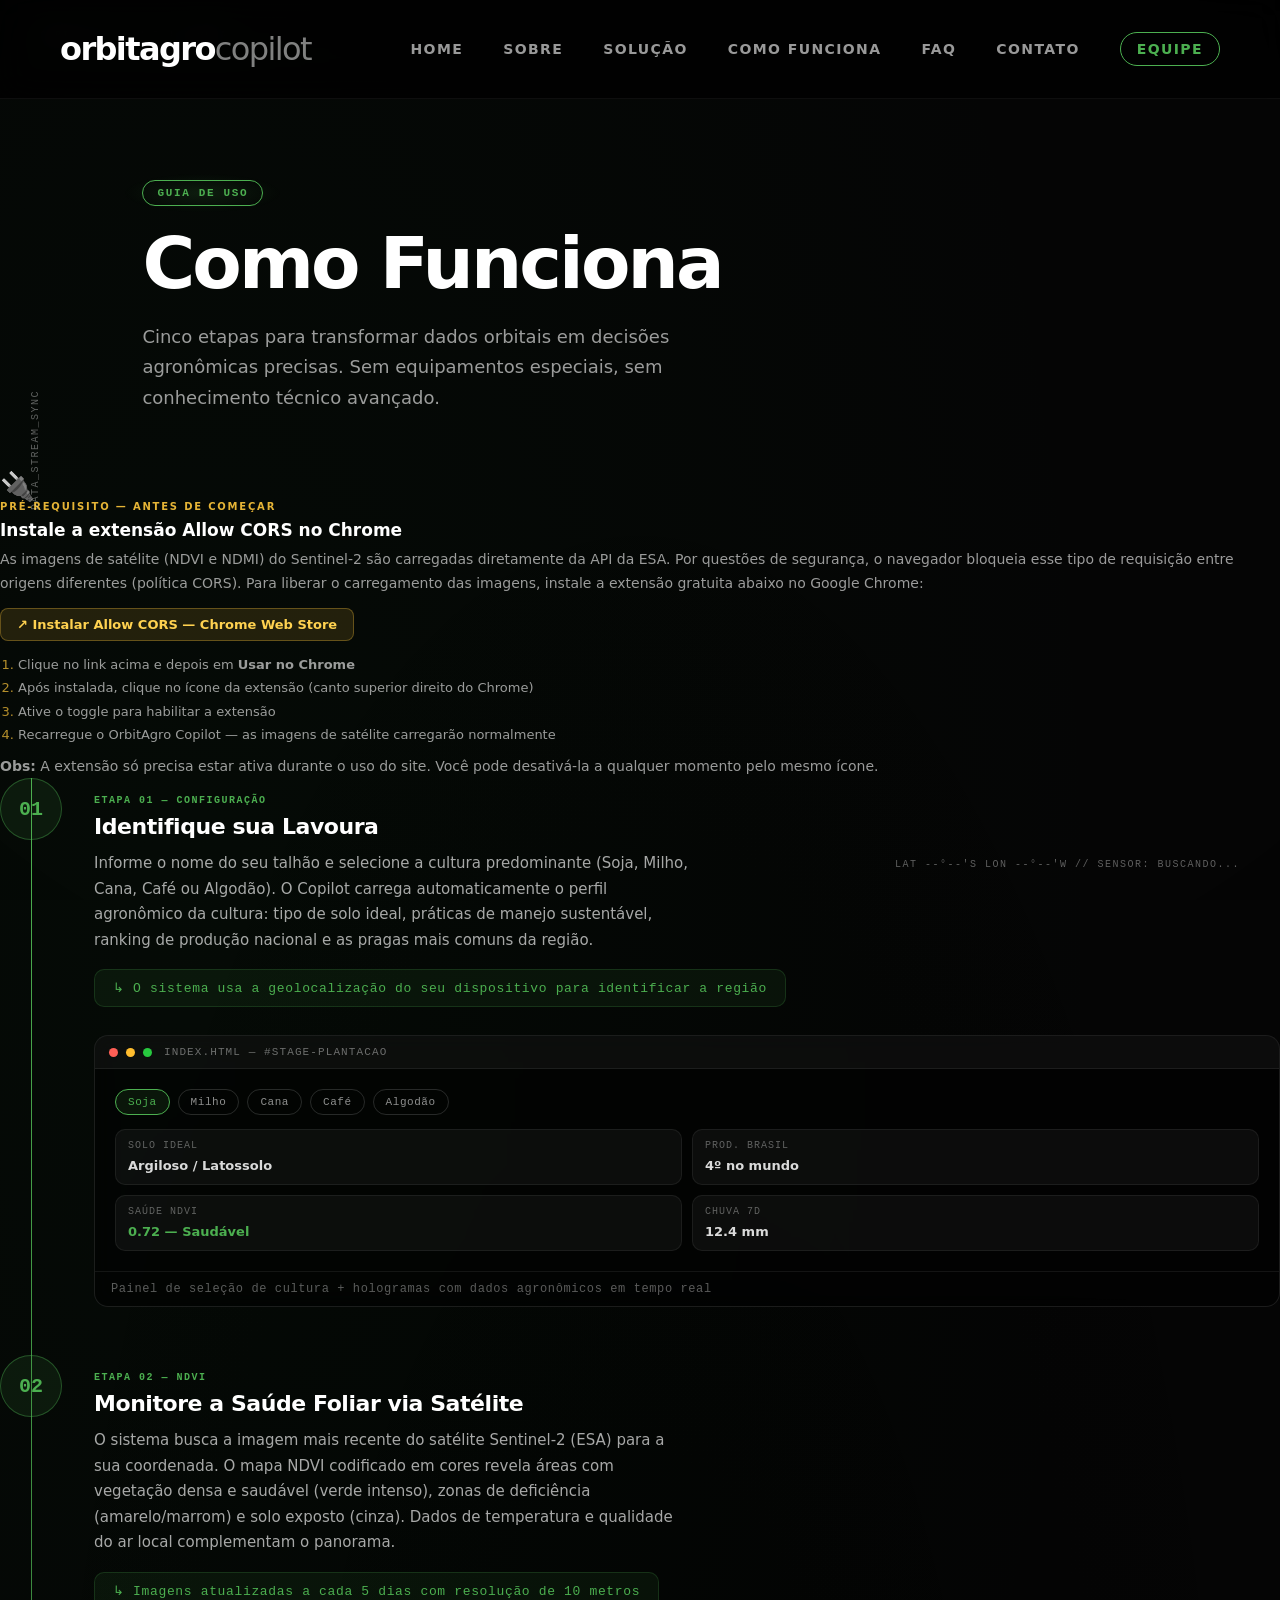
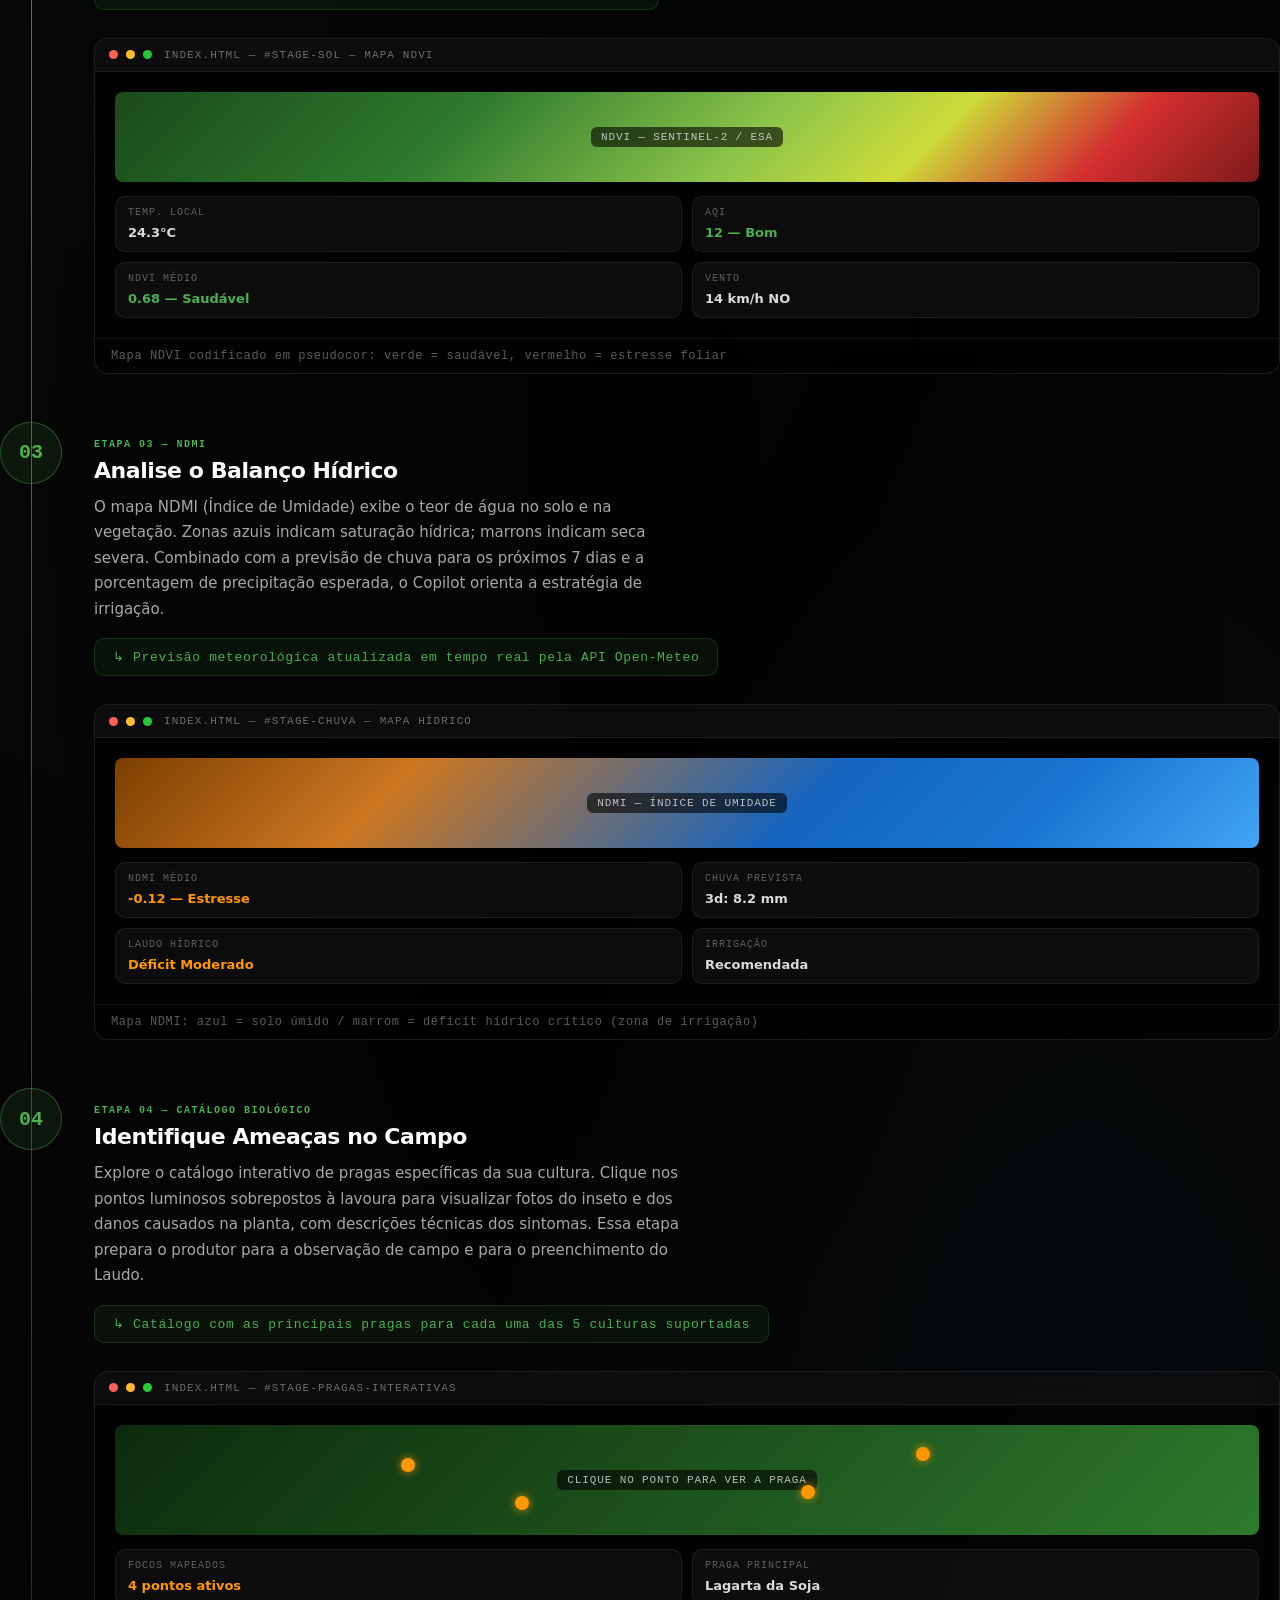
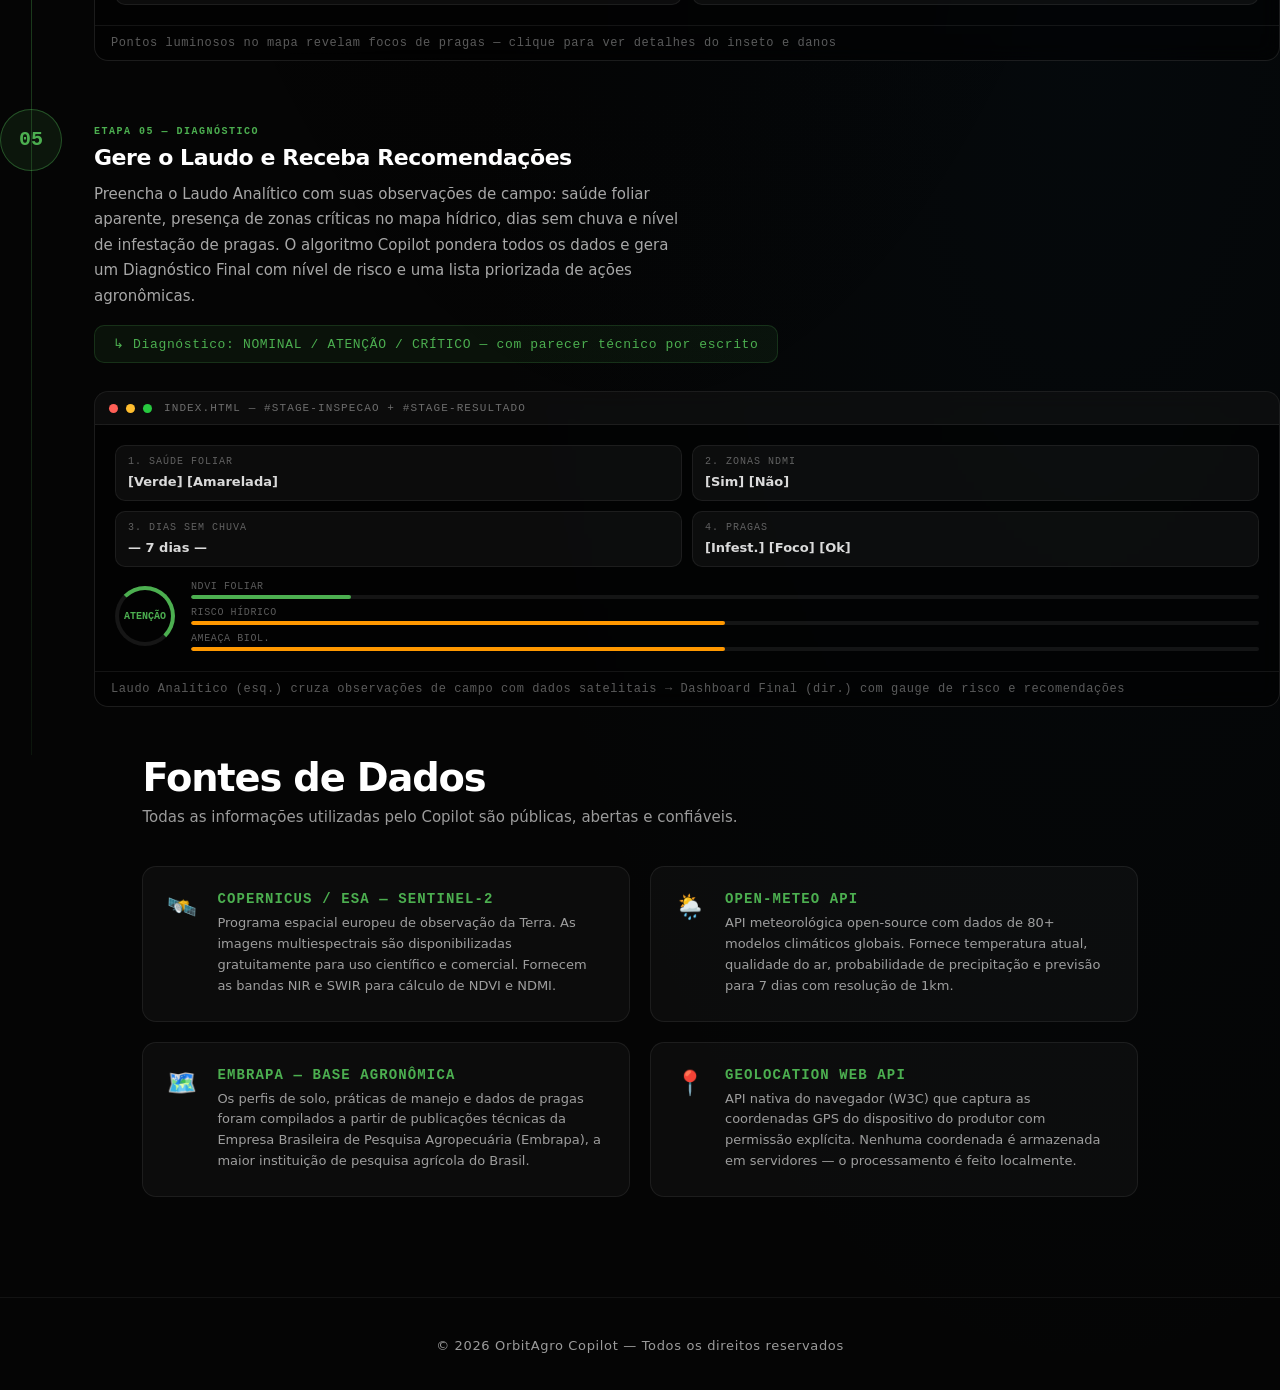
<file: pages/como-funciona.html>
<!DOCTYPE html>
<html lang="pt-BR">
<head>
  <meta charset="UTF-8">
  <meta name="viewport" content="width=device-width, initial-scale=1.0">
  <title>Como Funciona | OrbitAgro Copilot</title>
  <link rel="stylesheet" href="../css/style.css">
  <link rel="stylesheet" href="../css/pages.css">
</head>
<body class="sub-page">

  <div class="hud-element hud-top-left" aria-hidden="true">ORBIT.SYS // V.2.4.1_BETA</div>
  <div class="hud-element hud-bottom-right" aria-hidden="true">LAT --°--'S LON --°--'W // SENSOR: BUSCANDO...</div>
  <div class="hud-element hud-vertical" aria-hidden="true">DATA_STREAM_SYNC</div>

  <header class="site-header">
    <div class="header-inner">
      <h1 class="site-title">
        <a class="brand-logo" href="../index.html" aria-label="OrbitAgro Copilot Home">
          <span>orbitagro</span><span>copilot</span>
        </a>
      </h1>
      <nav class="desktop-nav" aria-label="Navegação Principal">
        <a href="../index.html">Home</a>
        <a href="sobre.html">Sobre</a>
        <a href="solucao.html">Solução</a>
        <a href="como-funciona.html" aria-current="page">Como Funciona</a>
        <a href="faq.html">FAQ</a>
        <a href="contato.html">Contato</a>
        <a href="integrantes.html" class="highlighted-link">Equipe</a>
      </nav>
      <button class="menu-toggle" type="button" aria-label="Abrir menu mobile" aria-expanded="false" aria-controls="mobileMenu">
        <span></span><span></span><span></span>
      </button>
    </div>
  </header>

  <nav class="mobile-menu" id="mobileMenu" aria-label="Navegação Mobile">
    <a href="../index.html">Home</a>
    <a href="sobre.html">Sobre</a>
    <a href="solucao.html">Solução</a>
    <a href="como-funciona.html">Como Funciona</a>
    <a href="faq.html">FAQ</a>
    <a href="contato.html">Contato</a>
    <a href="integrantes.html" class="highlighted-link-mobile">Equipe</a>
  </nav>

  <canvas id="particleCanvas" aria-hidden="true"></canvas>

  <main class="sub-page-main">

    <section class="page-hero">
      <span class="page-tag">Guia de Uso</span>
      <h2>Como Funciona</h2>
      <p>Cinco etapas para transformar dados orbitais em decisões agronômicas precisas. Sem equipamentos especiais, sem conhecimento técnico avançado.</p>
    </section>

    <section class="cors-notice" aria-label="Pré-requisito de instalação">
      <span class="cors-notice__icon" aria-hidden="true">🔌</span>
      <div class="cors-notice__body">
        <span class="cors-notice__tag">Pré-requisito — Antes de Começar</span>
        <h3 class="cors-notice__title">Instale a extensão Allow CORS no Chrome</h3>
        <p class="cors-notice__text">
          As imagens de satélite (NDVI e NDMI) do Sentinel-2 são carregadas diretamente da API da ESA. Por questões de segurança, o navegador bloqueia esse tipo de requisição entre origens diferentes (política CORS). Para liberar o carregamento das imagens, instale a extensão gratuita abaixo no Google Chrome:
        </p>
        <a class="cors-notice__link"
           href="https://chromewebstore.google.com/detail/allow-cors-access-control/lhobafahddgcelffkeicbaginigeejlf?hl=pt-PT&utm_source=ext_sidebar"
           target="_blank"
           rel="noopener noreferrer"
           aria-label="Instalar Allow CORS no Chrome Web Store (abre em nova aba)">
          ↗ Instalar Allow CORS — Chrome Web Store
        </a>
        <ol class="cors-notice__steps" aria-label="Passos para ativar a extensão">
          <li>Clique no link acima e depois em <strong>Usar no Chrome</strong></li>
          <li>Após instalada, clique no ícone da extensão (canto superior direito do Chrome)</li>
          <li>Ative o toggle para habilitar a extensão</li>
          <li>Recarregue o OrbitAgro Copilot — as imagens de satélite carregarão normalmente</li>
        </ol>
        <p class="cors-notice__text">
          <strong>Obs:</strong> A extensão só precisa estar ativa durante o uso do site. Você pode desativá-la a qualquer momento pelo mesmo ícone.
        </p>
      </div>
    </section>

    <section class="steps-section" aria-label="Etapas de uso do Copilot">
      <ol class="steps-list">

        <li class="step-item">
          <div class="step-number" aria-label="Etapa 1">01</div>
          <div class="step-content">
            <span class="step-tag">Etapa 01 — Configuração</span>
            <h3>Identifique sua Lavoura</h3>
            <p>Informe o nome do seu talhão e selecione a cultura predominante (Soja, Milho, Cana, Café ou Algodão). O Copilot carrega automaticamente o perfil agronômico da cultura: tipo de solo ideal, práticas de manejo sustentável, ranking de produção nacional e as pragas mais comuns da região.</p>
            <span class="step-highlight">↳ O sistema usa a geolocalização do seu dispositivo para identificar a região</span>
            <figure class="step-figure" aria-label="Interface da Etapa 1 — Seleção de Cultura">
              <div class="fig-bar">
                <span class="fig-dot fig-dot-red"></span>
                <span class="fig-dot fig-dot-yel"></span>
                <span class="fig-dot fig-dot-grn"></span>
                <span class="fig-bar-title">index.html — #stage-plantacao</span>
              </div>
              <div class="fig-body">
                <div class="fig-chip-row">
                  <span class="fig-chip active">Soja</span>
                  <span class="fig-chip">Milho</span>
                  <span class="fig-chip">Cana</span>
                  <span class="fig-chip">Café</span>
                  <span class="fig-chip">Algodão</span>
                </div>
                <div class="fig-stats">
                  <div class="fig-stat">
                    <span class="fig-stat-key">Solo Ideal</span>
                    <span class="fig-stat-val">Argiloso / Latossolo</span>
                  </div>
                  <div class="fig-stat">
                    <span class="fig-stat-key">Prod. Brasil</span>
                    <span class="fig-stat-val">4º no mundo</span>
                  </div>
                  <div class="fig-stat">
                    <span class="fig-stat-key">Saúde NDVI</span>
                    <span class="fig-stat-val ok">0.72 — Saudável</span>
                  </div>
                  <div class="fig-stat">
                    <span class="fig-stat-key">Chuva 7d</span>
                    <span class="fig-stat-val">12.4 mm</span>
                  </div>
                </div>
              </div>
              <figcaption>Painel de seleção de cultura + hologramas com dados agronômicos em tempo real</figcaption>
            </figure>
          </div>
        </li>

        <li class="step-item">
          <div class="step-number" aria-label="Etapa 2">02</div>
          <div class="step-content">
            <span class="step-tag">Etapa 02 — NDVI</span>
            <h3>Monitore a Saúde Foliar via Satélite</h3>
            <p>O sistema busca a imagem mais recente do satélite Sentinel-2 (ESA) para a sua coordenada. O mapa NDVI codificado em cores revela áreas com vegetação densa e saudável (verde intenso), zonas de deficiência (amarelo/marrom) e solo exposto (cinza). Dados de temperatura e qualidade do ar local complementam o panorama.</p>
            <span class="step-highlight">↳ Imagens atualizadas a cada 5 dias com resolução de 10 metros</span>
            <figure class="step-figure" aria-label="Interface da Etapa 2 — Mapa NDVI">
              <div class="fig-bar">
                <span class="fig-dot fig-dot-red"></span>
                <span class="fig-dot fig-dot-yel"></span>
                <span class="fig-dot fig-dot-grn"></span>
                <span class="fig-bar-title">index.html — #stage-sol — Mapa NDVI</span>
              </div>
              <div class="fig-body">
                <div class="fig-map fig-map-ndvi" aria-label="Simulação do mapa NDVI com gradiente de cores">
                  <span class="fig-map-label">NDVI — Sentinel-2 / ESA</span>
                </div>
                <div class="fig-stats">
                  <div class="fig-stat">
                    <span class="fig-stat-key">Temp. Local</span>
                    <span class="fig-stat-val">24.3°C</span>
                  </div>
                  <div class="fig-stat">
                    <span class="fig-stat-key">AQI</span>
                    <span class="fig-stat-val ok">12 — Bom</span>
                  </div>
                  <div class="fig-stat">
                    <span class="fig-stat-key">NDVI Médio</span>
                    <span class="fig-stat-val ok">0.68 — Saudável</span>
                  </div>
                  <div class="fig-stat">
                    <span class="fig-stat-key">Vento</span>
                    <span class="fig-stat-val">14 km/h NO</span>
                  </div>
                </div>
              </div>
              <figcaption>Mapa NDVI codificado em pseudocor: verde = saudável, vermelho = estresse foliar</figcaption>
            </figure>
          </div>
        </li>

        <li class="step-item">
          <div class="step-number" aria-label="Etapa 3">03</div>
          <div class="step-content">
            <span class="step-tag">Etapa 03 — NDMI</span>
            <h3>Analise o Balanço Hídrico</h3>
            <p>O mapa NDMI (Índice de Umidade) exibe o teor de água no solo e na vegetação. Zonas azuis indicam saturação hídrica; marrons indicam seca severa. Combinado com a previsão de chuva para os próximos 7 dias e a porcentagem de precipitação esperada, o Copilot orienta a estratégia de irrigação.</p>
            <span class="step-highlight">↳ Previsão meteorológica atualizada em tempo real pela API Open-Meteo</span>
            <figure class="step-figure" aria-label="Interface da Etapa 3 — Mapa NDMI Hídrico">
              <div class="fig-bar">
                <span class="fig-dot fig-dot-red"></span>
                <span class="fig-dot fig-dot-yel"></span>
                <span class="fig-dot fig-dot-grn"></span>
                <span class="fig-bar-title">index.html — #stage-chuva — Mapa Hídrico</span>
              </div>
              <div class="fig-body">
                <div class="fig-map fig-map-ndmi" aria-label="Simulação do mapa NDMI com zonas de seca e saturação">
                  <span class="fig-map-label">NDMI — Índice de Umidade</span>
                </div>
                <div class="fig-stats">
                  <div class="fig-stat">
                    <span class="fig-stat-key">NDMI Médio</span>
                    <span class="fig-stat-val warn">-0.12 — Estresse</span>
                  </div>
                  <div class="fig-stat">
                    <span class="fig-stat-key">Chuva Prevista</span>
                    <span class="fig-stat-val">3d: 8.2 mm</span>
                  </div>
                  <div class="fig-stat">
                    <span class="fig-stat-key">Laudo Hídrico</span>
                    <span class="fig-stat-val warn">Déficit Moderado</span>
                  </div>
                  <div class="fig-stat">
                    <span class="fig-stat-key">Irrigação</span>
                    <span class="fig-stat-val">Recomendada</span>
                  </div>
                </div>
              </div>
              <figcaption>Mapa NDMI: azul = solo úmido / marrom = déficit hídrico crítico (zona de irrigação)</figcaption>
            </figure>
          </div>
        </li>

        <li class="step-item">
          <div class="step-number" aria-label="Etapa 4">04</div>
          <div class="step-content">
            <span class="step-tag">Etapa 04 — Catálogo Biológico</span>
            <h3>Identifique Ameaças no Campo</h3>
            <p>Explore o catálogo interativo de pragas específicas da sua cultura. Clique nos pontos luminosos sobrepostos à lavoura para visualizar fotos do inseto e dos danos causados na planta, com descrições técnicas dos sintomas. Essa etapa prepara o produtor para a observação de campo e para o preenchimento do Laudo.</p>
            <span class="step-highlight">↳ Catálogo com as principais pragas para cada uma das 5 culturas suportadas</span>
            <figure class="step-figure" aria-label="Interface da Etapa 4 — Mapa Interativo de Pragas">
              <div class="fig-bar">
                <span class="fig-dot fig-dot-red"></span>
                <span class="fig-dot fig-dot-yel"></span>
                <span class="fig-dot fig-dot-grn"></span>
                <span class="fig-bar-title">index.html — #stage-pragas-interativas</span>
              </div>
              <div class="fig-body">
                <div class="fig-map fig-map-pragas" aria-label="Mapa com pontos interativos de pragas">
                  <div class="fig-hotspot" aria-hidden="true"></div>
                  <div class="fig-hotspot" aria-hidden="true"></div>
                  <div class="fig-hotspot" aria-hidden="true"></div>
                  <div class="fig-hotspot" aria-hidden="true"></div>
                  <span class="fig-map-label">Clique no ponto para ver a praga</span>
                </div>
                <div class="fig-stats">
                  <div class="fig-stat">
                    <span class="fig-stat-key">Focos Mapeados</span>
                    <span class="fig-stat-val warn">4 pontos ativos</span>
                  </div>
                  <div class="fig-stat">
                    <span class="fig-stat-key">Praga Principal</span>
                    <span class="fig-stat-val">Lagarta da Soja</span>
                  </div>
                </div>
              </div>
              <figcaption>Pontos luminosos no mapa revelam focos de pragas — clique para ver detalhes do inseto e danos</figcaption>
            </figure>
          </div>
        </li>

        <li class="step-item">
          <div class="step-number" aria-label="Etapa 5">05</div>
          <div class="step-content">
            <span class="step-tag">Etapa 05 — Diagnóstico</span>
            <h3>Gere o Laudo e Receba Recomendações</h3>
            <p>Preencha o Laudo Analítico com suas observações de campo: saúde foliar aparente, presença de zonas críticas no mapa hídrico, dias sem chuva e nível de infestação de pragas. O algoritmo Copilot pondera todos os dados e gera um Diagnóstico Final com nível de risco e uma lista priorizada de ações agronômicas.</p>
            <span class="step-highlight">↳ Diagnóstico: NOMINAL / ATENÇÃO / CRÍTICO — com parecer técnico por escrito</span>
            <figure class="step-figure" aria-label="Interface da Etapa 5 — Laudo e Dashboard Final">
              <div class="fig-bar">
                <span class="fig-dot fig-dot-red"></span>
                <span class="fig-dot fig-dot-yel"></span>
                <span class="fig-dot fig-dot-grn"></span>
                <span class="fig-bar-title">index.html — #stage-inspecao + #stage-resultado</span>
              </div>
              <div class="fig-body">
                <div class="fig-stats">
                  <div class="fig-stat">
                    <span class="fig-stat-key">1. Saúde Foliar</span>
                    <span class="fig-stat-val">[Verde] [Amarelada]</span>
                  </div>
                  <div class="fig-stat">
                    <span class="fig-stat-key">2. Zonas NDMI</span>
                    <span class="fig-stat-val">[Sim] [Não]</span>
                  </div>
                  <div class="fig-stat">
                    <span class="fig-stat-key">3. Dias sem chuva</span>
                    <span class="fig-stat-val">— 7 dias —</span>
                  </div>
                  <div class="fig-stat">
                    <span class="fig-stat-key">4. Pragas</span>
                    <span class="fig-stat-val">[Infest.] [Foco] [Ok]</span>
                  </div>
                </div>
                <div class="fig-gauge-row">
                  <div class="fig-gauge" aria-label="Gauge de risco ATENÇÃO">
                    <span class="fig-gauge-val">ATENÇÃO</span>
                  </div>
                  <div class="fig-bars">
                    <div class="fig-bar-row">
                      <span class="fig-bar-name">NDVI Foliar</span>
                      <div class="fig-bar-track"><div class="fig-bar-fill fig-bar-fill--green"></div></div>
                    </div>
                    <div class="fig-bar-row">
                      <span class="fig-bar-name">Risco Hídrico</span>
                      <div class="fig-bar-track"><div class="fig-bar-fill fig-bar-fill--orange"></div></div>
                    </div>
                    <div class="fig-bar-row">
                      <span class="fig-bar-name">Ameaça Biol.</span>
                      <div class="fig-bar-track"><div class="fig-bar-fill fig-bar-fill--orange"></div></div>
                    </div>
                  </div>
                </div>
              </div>
              <figcaption>Laudo Analítico (esq.) cruza observações de campo com dados satelitais → Dashboard Final (dir.) com gauge de risco e recomendações</figcaption>
            </figure>
          </div>
        </li>

      </ol>
    </section>

    <section class="data-section" aria-label="Fontes de Dados">
      <h2 class="section-title">Fontes de Dados</h2>
      <p class="section-sub">Todas as informações utilizadas pelo Copilot são públicas, abertas e confiáveis.</p>

      <div class="data-cards">

        <article class="data-card">
          <span class="data-card-icon" aria-hidden="true">🛰️</span>
          <div>
            <h4>Copernicus / ESA — Sentinel-2</h4>
            <p>Programa espacial europeu de observação da Terra. As imagens multiespectrais são disponibilizadas gratuitamente para uso científico e comercial. Fornecem as bandas NIR e SWIR para cálculo de NDVI e NDMI.</p>
          </div>
        </article>

        <article class="data-card">
          <span class="data-card-icon" aria-hidden="true">🌦️</span>
          <div>
            <h4>Open-Meteo API</h4>
            <p>API meteorológica open-source com dados de 80+ modelos climáticos globais. Fornece temperatura atual, qualidade do ar, probabilidade de precipitação e previsão para 7 dias com resolução de 1km.</p>
          </div>
        </article>

        <article class="data-card">
          <span class="data-card-icon" aria-hidden="true">🗺️</span>
          <div>
            <h4>Embrapa — Base Agronômica</h4>
            <p>Os perfis de solo, práticas de manejo e dados de pragas foram compilados a partir de publicações técnicas da Empresa Brasileira de Pesquisa Agropecuária (Embrapa), a maior instituição de pesquisa agrícola do Brasil.</p>
          </div>
        </article>

        <article class="data-card">
          <span class="data-card-icon" aria-hidden="true">📍</span>
          <div>
            <h4>Geolocation Web API</h4>
            <p>API nativa do navegador (W3C) que captura as coordenadas GPS do dispositivo do produtor com permissão explícita. Nenhuma coordenada é armazenada em servidores — o processamento é feito localmente.</p>
          </div>
        </article>

      </div>
    </section>

  </main>

  <footer class="site-footer">
    <p>© 2026 OrbitAgro Copilot — Todos os direitos reservados</p>
  </footer>

  <script src="../js/script.js" defer></script>
  <script src="../js/pages.js" defer></script>
</body>
</html>
</file>
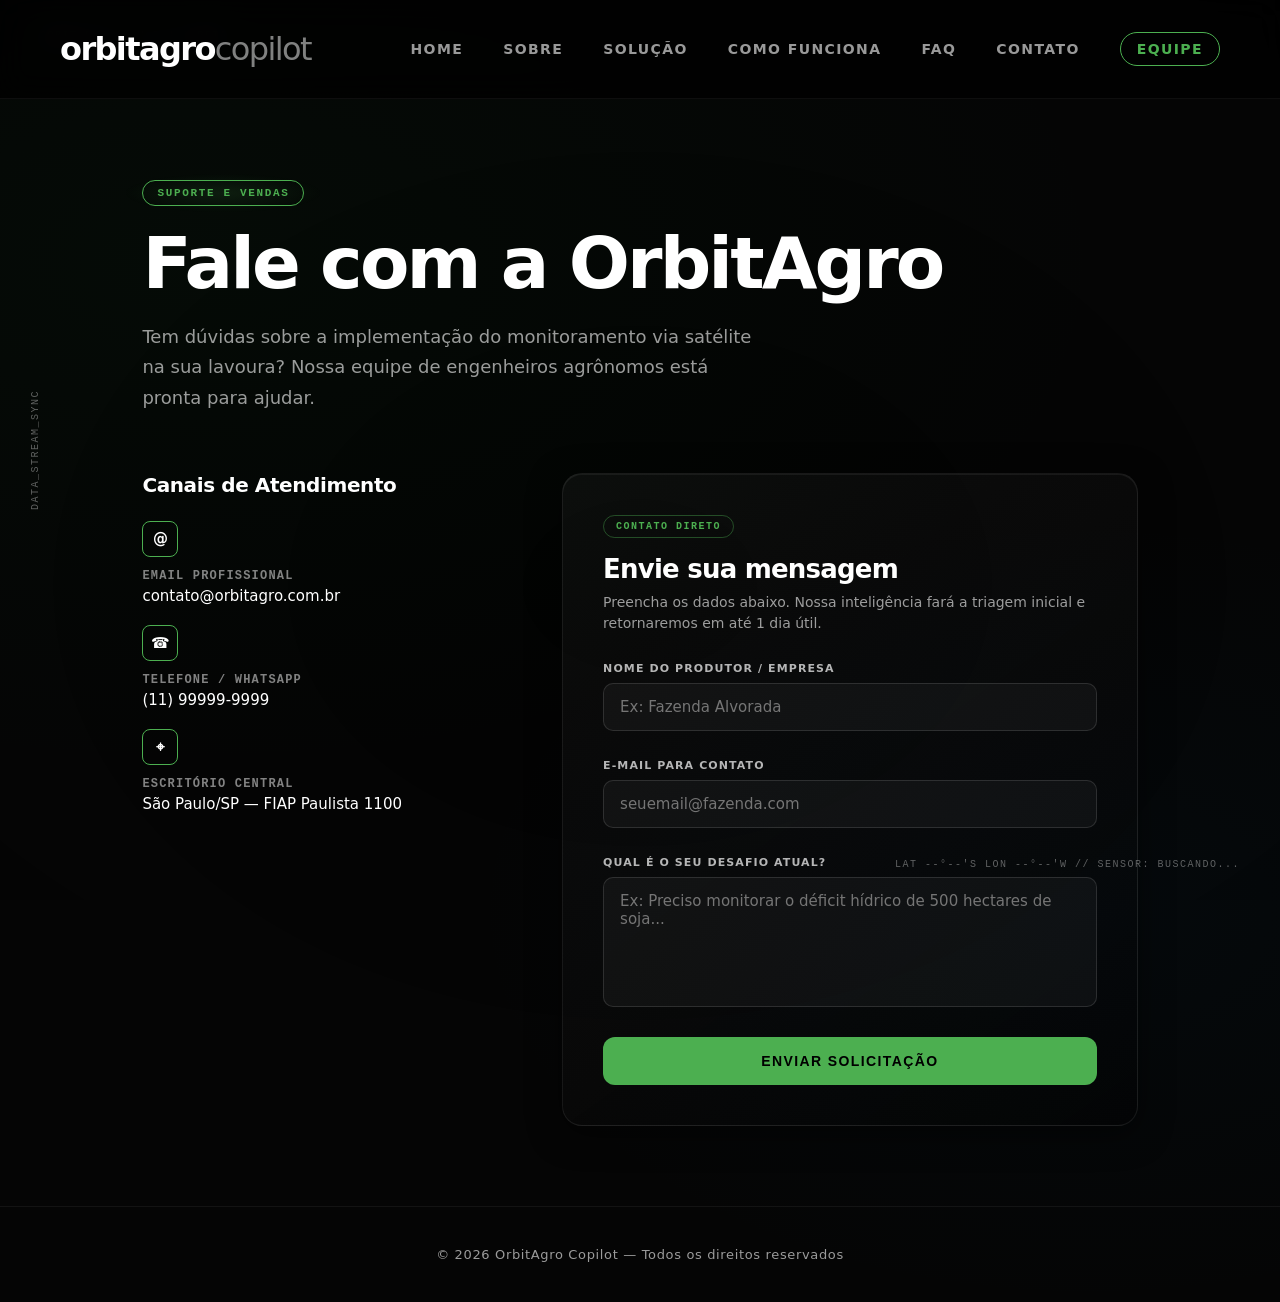
<file: pages/contato.html>
<!DOCTYPE html>
<html lang="pt-BR">
<head>
  <meta charset="UTF-8">
  <meta name="viewport" content="width=device-width, initial-scale=1.0">
  <title>Contato | OrbitAgro Copilot</title>
  <link rel="stylesheet" href="../css/style.css">
  <link rel="stylesheet" href="../css/pages.css">
</head>
<body class="sub-page">

  <div class="hud-element hud-top-left" aria-hidden="true">ORBIT.SYS // V.2.4.1_BETA</div>
  <div class="hud-element hud-bottom-right" aria-hidden="true">LAT --°--'S LON --°--'W // SENSOR: BUSCANDO...</div>
  <div class="hud-element hud-vertical" aria-hidden="true">DATA_STREAM_SYNC</div>

  <header class="site-header">
    <div class="header-inner">
      <h1 class="site-title">
        <a class="brand-logo" href="../index.html" aria-label="OrbitAgro Copilot Home">
          <span>orbitagro</span><span>copilot</span>
        </a>
      </h1>
      <nav class="desktop-nav" aria-label="Navegação Principal">
        <a href="../index.html">Home</a>
        <a href="sobre.html">Sobre</a>
        <a href="solucao.html">Solução</a>
        <a href="como-funciona.html">Como Funciona</a>
        <a href="faq.html">FAQ</a>
        <a href="contato.html" aria-current="page">Contato</a>
        <a href="integrantes.html" class="highlighted-link">Equipe</a>
      </nav>
      <button class="menu-toggle" type="button" aria-label="Abrir menu mobile" aria-expanded="false" aria-controls="mobileMenu">
        <span></span><span></span><span></span>
      </button>
    </div>
  </header>

  <nav class="mobile-menu" id="mobileMenu" aria-label="Navegação Mobile">
    <a href="../index.html">Home</a>
    <a href="sobre.html">Sobre</a>
    <a href="solucao.html">Solução</a>
    <a href="como-funciona.html">Como Funciona</a>
    <a href="faq.html">FAQ</a>
    <a href="contato.html">Contato</a>
    <a href="integrantes.html" class="highlighted-link-mobile">Equipe</a>
  </nav>

  <canvas id="particleCanvas" aria-hidden="true"></canvas>

  <main class="sub-page-main">

    <section class="page-hero">
      <span class="page-tag">Suporte e Vendas</span>
      <h2>Fale com a OrbitAgro</h2>
      <p>Tem dúvidas sobre a implementação do monitoramento via satélite na sua lavoura? Nossa equipe de engenheiros agrônomos está pronta para ajudar.</p>
    </section>

    <section class="contact-section" aria-label="Informações de contato e formulário">

      <aside class="contact-info-block">
        <h2>Canais de Atendimento</h2>
        <ul class="contato-lista" aria-label="Canais de contato">
          <li>
            <span class="contact-icon" aria-hidden="true">@</span>
            <strong>Email Profissional</strong>
            <a href="mailto:contato@orbitagro.com.br">contato@orbitagro.com.br</a>
          </li>
          <li>
            <span class="contact-icon" aria-hidden="true">☎</span>
            <strong>Telefone / WhatsApp</strong>
            <a href="tel:+5511999999999">(11) 99999-9999</a>
          </li>
          <li>
            <span class="contact-icon" aria-hidden="true">⌖</span>
            <strong>Escritório Central</strong>
            <span>São Paulo/SP — FIAP Paulista 1100</span>
          </li>
        </ul>
      </aside>

      <div class="contact-form-wrapper">
        <form id="contactForm" class="contact-form" novalidate>
          <span class="form-tag">Contato Direto</span>
          <h2>Envie sua mensagem</h2>
          <p class="form-helper">Preencha os dados abaixo. Nossa inteligência fará a triagem inicial e retornaremos em até 1 dia útil.</p>

          <div class="form-grid">
            <label class="form-field">
              Nome do Produtor / Empresa
              <input type="text" id="nome" name="nome" placeholder="Ex: Fazenda Alvorada" required autocomplete="name">
            </label>
            <label class="form-field">
              E-mail para contato
              <input type="email" id="email" name="email" placeholder="seuemail@fazenda.com" required autocomplete="email">
            </label>
            <label class="form-field">
              Qual é o seu desafio atual?
              <textarea id="mensagem" name="mensagem" placeholder="Ex: Preciso monitorar o déficit hídrico de 500 hectares de soja..." required></textarea>
            </label>
          </div>

          <div id="formFeedback" role="alert" aria-live="polite"></div>

          <button class="form-button" type="submit">Enviar Solicitação</button>
        </form>
      </div>

    </section>

  </main>

  <footer class="site-footer">
    <p>© 2026 OrbitAgro Copilot — Todos os direitos reservados</p>
  </footer>

  <script src="../js/script.js" defer></script>
  <script src="../js/pages.js" defer></script>
</body>
</html>
</file>
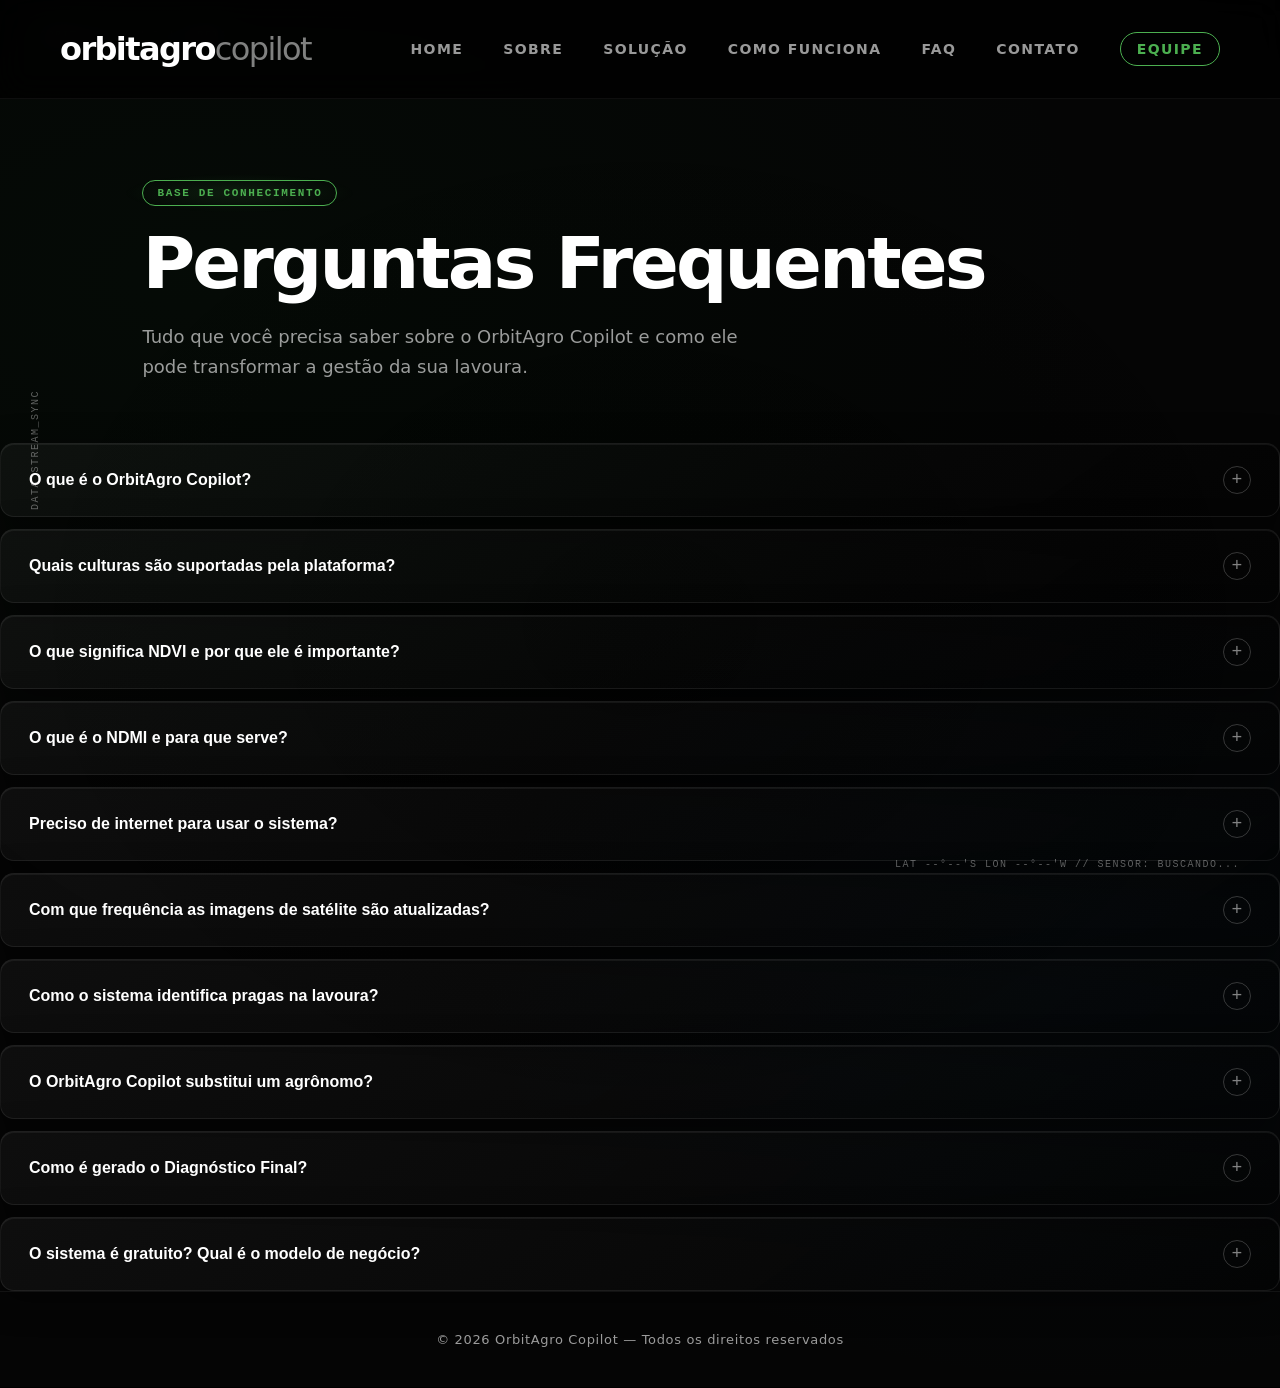
<file: pages/faq.html>
<!DOCTYPE html>
<html lang="pt-BR">
<head>
  <meta charset="UTF-8">
  <meta name="viewport" content="width=device-width, initial-scale=1.0">
  <title>FAQ | OrbitAgro Copilot</title>
  <link rel="stylesheet" href="../css/style.css">
  <link rel="stylesheet" href="../css/pages.css">
</head>
<body class="sub-page">

  <div class="hud-element hud-top-left" aria-hidden="true">ORBIT.SYS // V.2.4.1_BETA</div>
  <div class="hud-element hud-bottom-right" aria-hidden="true">LAT --°--'S LON --°--'W // SENSOR: BUSCANDO...</div>
  <div class="hud-element hud-vertical" aria-hidden="true">DATA_STREAM_SYNC</div>

  <header class="site-header">
    <div class="header-inner">
      <h1 class="site-title">
        <a class="brand-logo" href="../index.html" aria-label="OrbitAgro Copilot Home">
          <span>orbitagro</span><span>copilot</span>
        </a>
      </h1>
      <nav class="desktop-nav" aria-label="Navegação Principal">
        <a href="../index.html">Home</a>
        <a href="sobre.html">Sobre</a>
        <a href="solucao.html">Solução</a>
        <a href="como-funciona.html">Como Funciona</a>
        <a href="faq.html" aria-current="page">FAQ</a>
        <a href="contato.html">Contato</a>
        <a href="integrantes.html" class="highlighted-link">Equipe</a>
      </nav>
      <button class="menu-toggle" type="button" aria-label="Abrir menu mobile" aria-expanded="false" aria-controls="mobileMenu">
        <span></span><span></span><span></span>
      </button>
    </div>
  </header>

  <nav class="mobile-menu" id="mobileMenu" aria-label="Navegação Mobile">
    <a href="../index.html">Home</a>
    <a href="sobre.html">Sobre</a>
    <a href="solucao.html">Solução</a>
    <a href="como-funciona.html">Como Funciona</a>
    <a href="faq.html">FAQ</a>
    <a href="contato.html">Contato</a>
    <a href="integrantes.html" class="highlighted-link-mobile">Equipe</a>
  </nav>

  <canvas id="particleCanvas" aria-hidden="true"></canvas>

  <main class="sub-page-main">

    <section class="page-hero">
      <span class="page-tag">Base de Conhecimento</span>
      <h2>Perguntas Frequentes</h2>
      <p>Tudo que você precisa saber sobre o OrbitAgro Copilot e como ele pode transformar a gestão da sua lavoura.</p>
    </section>

    <section class="faq-section" aria-label="Perguntas Frequentes">
      <div class="faq-list">

        <div class="faq-item">
          <button class="faq-item__question" aria-expanded="false">
            <span>O que é o OrbitAgro Copilot?</span>
            <span class="faq-icon" aria-hidden="true">+</span>
          </button>
          <div class="faq-item__answer">
            <p>O OrbitAgro Copilot é uma plataforma de monitoramento agrícola que combina imagens de satélite (Sentinel-2 da ESA), dados climáticos em tempo real e inteligência analítica para auxiliar pequenos e médios produtores rurais na tomada de decisões agronômicas mais precisas e seguras. Ela traduz dados complexos de sensoriamento remoto em recomendações práticas, em linguagem simples.</p>
          </div>
        </div>

        <div class="faq-item">
          <button class="faq-item__question" aria-expanded="false">
            <span>Quais culturas são suportadas pela plataforma?</span>
            <span class="faq-icon" aria-hidden="true">+</span>
          </button>
          <div class="faq-item__answer">
            <p>A plataforma suporta as cinco principais culturas do agronegócio brasileiro: <strong>Soja</strong>, <strong>Milho</strong>, <strong>Cana-de-açúcar</strong>, <strong>Café</strong> e <strong>Algodão</strong>. Cada cultura possui um banco de dados específico com informações sobre perfil do solo, manejo sustentável, pragas endêmicas e parâmetros de interpretação dos índices espectrais NDVI e NDMI.</p>
          </div>
        </div>

        <div class="faq-item">
          <button class="faq-item__question" aria-expanded="false">
            <span>O que significa NDVI e por que ele é importante?</span>
            <span class="faq-icon" aria-hidden="true">+</span>
          </button>
          <div class="faq-item__answer">
            <p>NDVI significa <em>Normalized Difference Vegetation Index</em> (Índice de Vegetação por Diferença Normalizada). Ele é calculado a partir da diferença entre as bandas do infravermelho próximo e do vermelho captadas pelos satélites Sentinel-2. Valores próximos de 1 indicam vegetação densa e saudável; valores abaixo de 0.3 sugerem solo exposto, estresse hídrico ou deficiência nutricional. É o principal indicador de saúde foliar da lavoura monitorada via satélite.</p>
          </div>
        </div>

        <div class="faq-item">
          <button class="faq-item__question" aria-expanded="false">
            <span>O que é o NDMI e para que serve?</span>
            <span class="faq-icon" aria-hidden="true">+</span>
          </button>
          <div class="faq-item__answer">
            <p>NDMI significa <em>Normalized Difference Moisture Index</em> (Índice de Umidade por Diferença Normalizada). Ele mede o teor de água presente na vegetação e no solo através do infravermelho de ondas curtas. É fundamental para identificar zonas com déficit hídrico antes que os sintomas se tornem visíveis a olho nu, permitindo ao produtor agir preventivamente, ajustando a irrigação ou antecipando o monitoramento de pragas que se proliferam em condições de estresse hídrico.</p>
          </div>
        </div>

        <div class="faq-item">
          <button class="faq-item__question" aria-expanded="false">
            <span>Preciso de internet para usar o sistema?</span>
            <span class="faq-icon" aria-hidden="true">+</span>
          </button>
          <div class="faq-item__answer">
            <p>Sim. O OrbitAgro Copilot requer conexão com a internet para buscar imagens de satélite atualizadas, dados meteorológicos em tempo real e processar as análises. O sistema utiliza a API Open-Meteo para dados climáticos e a geolocalização do dispositivo para identificar a região da lavoura. Recomenda-se uma conexão estável para garantir que as imagens espectrais sejam carregadas corretamente.</p>
          </div>
        </div>

        <div class="faq-item">
          <button class="faq-item__question" aria-expanded="false">
            <span>Com que frequência as imagens de satélite são atualizadas?</span>
            <span class="faq-icon" aria-hidden="true">+</span>
          </button>
          <div class="faq-item__answer">
            <p>As imagens do satélite Sentinel-2 (da Agência Espacial Europeia - ESA) têm resolução temporal de aproximadamente 5 dias para a mesma região, com resolução espacial de 10 metros por pixel para as bandas principais. Os dados climáticos e de previsão do tempo são fornecidos pela API Open-Meteo e são atualizados a cada hora, garantindo informações meteorológicas precisas e em tempo real.</p>
          </div>
        </div>

        <div class="faq-item">
          <button class="faq-item__question" aria-expanded="false">
            <span>Como o sistema identifica pragas na lavoura?</span>
            <span class="faq-icon" aria-hidden="true">+</span>
          </button>
          <div class="faq-item__answer">
            <p>O "Catálogo Biológico" do Copilot apresenta as principais pragas de cada cultura com fotos detalhadas e descrições dos sintomas visuais causados no campo. O produtor navega pelo catálogo interativo, identifica os sintomas observados na lavoura e insere essa informação no sistema através do Laudo Analítico. O Copilot então cruza essa observação com os dados de satélite (NDVI, NDMI), o histórico climático e os dias sem precipitação para gerar um diagnóstico integrado e recomendações de ação.</p>
          </div>
        </div>

        <div class="faq-item">
          <button class="faq-item__question" aria-expanded="false">
            <span>O OrbitAgro Copilot substitui um agrônomo?</span>
            <span class="faq-icon" aria-hidden="true">+</span>
          </button>
          <div class="faq-item__answer">
            <p>Não. O Copilot é uma ferramenta de apoio à decisão agronômica, não um substituto para o profissional habilitado. Ele democratiza o acesso a dados de sensoriamento remoto e fornece um pré-diagnóstico inteligente para orientar o produtor. Para aplicações de defensivos, correção de solo ou manejo fitossanitário crítico, sempre recomendamos consultar um Engenheiro Agrônomo credenciado pelo CREA/CFA.</p>
          </div>
        </div>

        <div class="faq-item">
          <button class="faq-item__question" aria-expanded="false">
            <span>Como é gerado o Diagnóstico Final?</span>
            <span class="faq-icon" aria-hidden="true">+</span>
          </button>
          <div class="faq-item__answer">
            <p>O Diagnóstico Final é gerado pelo algoritmo "Parecer Inteligente Copilot" com base em 4 fatores ponderados: <strong>(1)</strong> saúde foliar pelo NDVI orbital, <strong>(2)</strong> risco hídrico pelo NDMI combinado com os dias consecutivos sem precipitação, <strong>(3)</strong> nível de ameaça de pragas observado em campo e <strong>(4)</strong> condições climáticas locais (temperatura e AQI). O sistema pondera esses fatores, calcula um nível de risco (Baixo, Moderado, Alto, Crítico) e gera uma lista priorizada de recomendações práticas e acionáveis.</p>
          </div>
        </div>

        <div class="faq-item">
          <button class="faq-item__question" aria-expanded="false">
            <span>O sistema é gratuito? Qual é o modelo de negócio?</span>
            <span class="faq-icon" aria-hidden="true">+</span>
          </button>
          <div class="faq-item__answer">
            <p>Esta é uma versão de demonstração desenvolvida como projeto acadêmico pela equipe da FIAP no âmbito do Global Solution 2026/1. O modelo de negócio proposto prevê: uma versão gratuita com até 3 análises mensais por talhão, e uma versão profissional com análises ilimitadas, relatórios exportáveis, integração com sistemas de irrigação automatizada e suporte agronômico dedicado — destinada a produtores de médio e grande porte e cooperativas agrícolas.</p>
          </div>
        </div>

      </div>
    </section>

  </main>

  <footer class="site-footer">
    <p>© 2026 OrbitAgro Copilot — Todos os direitos reservados</p>
  </footer>

  <script src="../js/script.js" defer></script>
  <script src="../js/pages.js" defer></script>
</body>
</html>
</file>
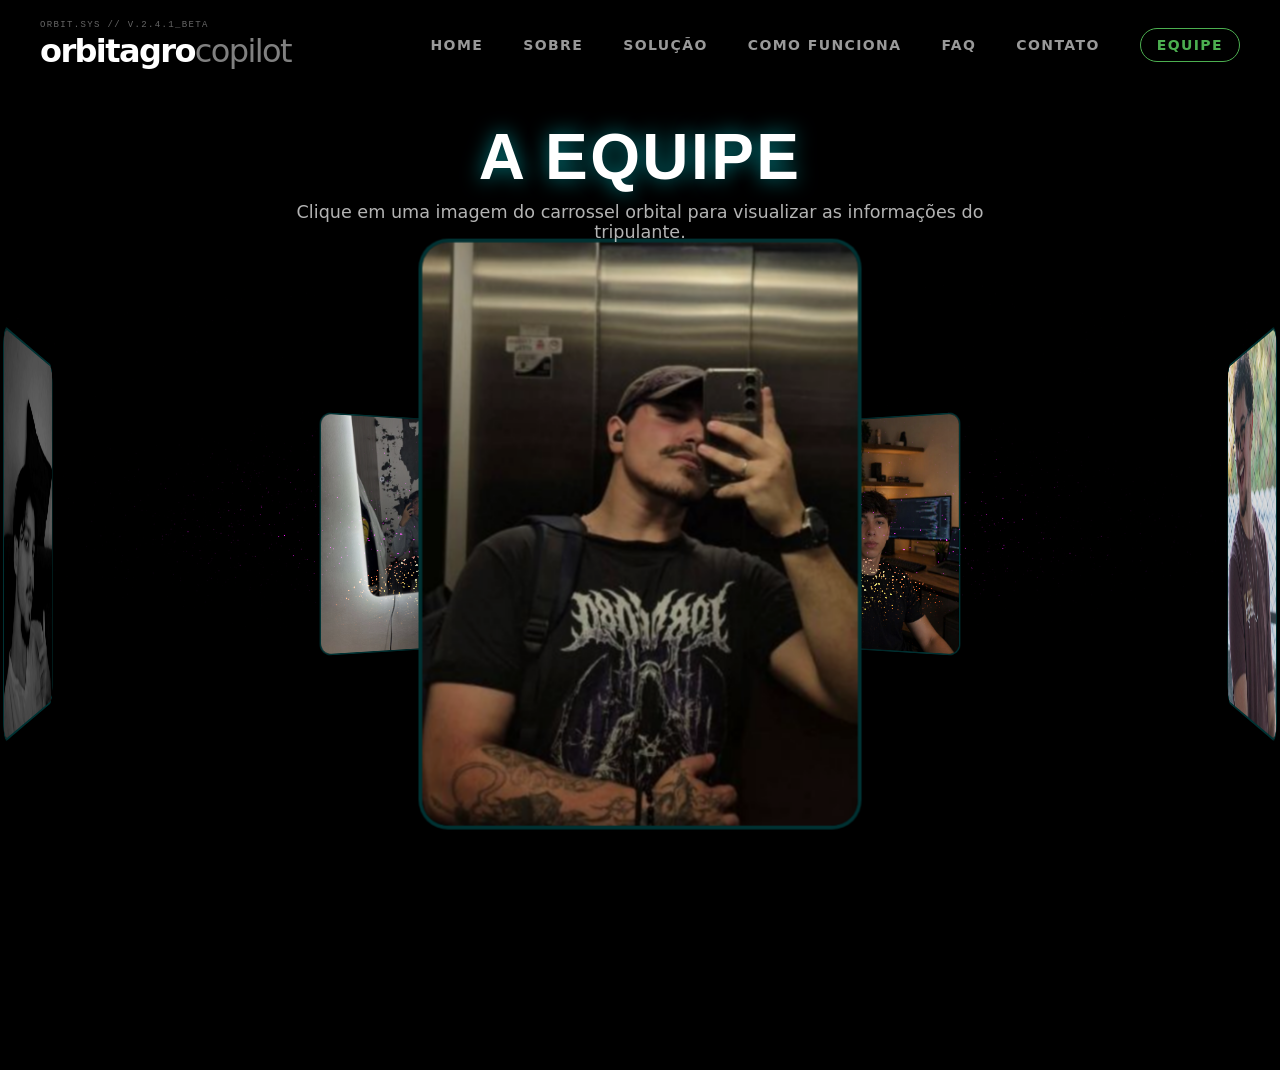
<file: pages/integrantes.html>
<!DOCTYPE html>
<html lang="pt-BR">
<head>
    <meta charset="UTF-8">
    <meta name="viewport" content="width=device-width, initial-scale=1.0">
    <title>Equipe | OrbitAgro Copilot</title>
    <link rel="stylesheet" href="../css/style.css">
    <link rel="stylesheet" href="../css/integrantes.css">
</head>
<body class="page-integrantes">

    <header class="orbit-header">
        <div class="header-inner">
            <div class="brand-container">
                <span class="sys-version" aria-label="Versão do Sistema">ORBIT.SYS // V.2.4.1_BETA</span>
                <a class="brand-logo" href="../index.html" aria-label="Ir para a página inicial">
                    <span class="brand-white">orbitagro</span><span class="brand-gray">copilot</span>
                </a>
            </div>
            
            <nav class="desktop-nav" aria-label="Navegação Principal">
                <a href="../index.html">HOME</a>
                <a href="sobre.html">SOBRE</a>
                <a href="solucao.html">SOLUÇÃO</a>
                <a href="como-funciona.html">COMO FUNCIONA</a>
                <a href="faq.html">FAQ</a>
                <a href="contato.html">CONTATO</a>
                <a href="integrantes.html" class="active-pill highlighted-link" aria-current="page">EQUIPE</a>
            </nav>
            <button class="menu-toggle" type="button" aria-label="Abrir menu mobile" aria-expanded="false" aria-controls="mobileMenu">
                <span></span><span></span><span></span>
            </button>
        </div>
    </header>

    <nav class="mobile-menu" id="mobileMenu" aria-label="Navegação Mobile">
        <a href="../index.html">Home</a>
        <a href="sobre.html">Sobre</a>
        <a href="solucao.html">Solução</a>
        <a href="como-funciona.html">Como Funciona</a>
        <a href="faq.html">FAQ</a>
        <a href="contato.html">Contato</a>
        <a href="integrantes.html" class="highlighted-link-mobile">Equipe</a>
    </nav>

    <main class="integrantes-wrapper">
        
        <section class="integrantes__texto">
            <h1 id="titulo-integrantes">A Equipe</h1>
            <p>Clique em uma imagem do carrossel orbital para visualizar as informações do tripulante.</p>
        </section>

        <section class="centro-orbital" aria-label="Visualização 3D da Equipe">
            
            <div id="blackHoleCore" aria-hidden="true"></div>
            
            <canvas id="blackHoleCanvas" aria-hidden="true"></canvas>

            <div class="slide" aria-label="Carrossel de integrantes">
                
                <button class="item item--1" type="button" 
                    data-nome="Diogo Guilherme de Assis Reis"
                    data-cargo="Front-End Design Engineering" 
                    data-rm="573301" 
                    data-turma="1TDSPF" 
                    data-github="https://github.com/DioohReis" 
                    data-linkedin="https://www.linkedin.com/in/diogo-guilherme-de-assis-reis-95b11624b/" 
                    data-descricao="Construiu toda a interface do OrbitAgro: motor de partículas WebGL, integração com satélite Sentinel-2 (NDVI/NDMI), sistema de diagnóstico agronômico, chuva animada em Canvas e layout responsivo — HTML, CSS e JS puro, sem frameworks."
                    data-imagem="../assets/DiogoRM573301.jpg">
                    <img src="../assets/DiogoRM573301.jpg" alt="Foto de Diogo Guilherme">
                </button>
                
                <button class="item item--2" type="button" 
                    data-nome="Gabriel Ricardo Lima"
                    data-cargo="Software Engineering" 
                    data-rm="573302" 
                    data-turma="1TDSPF" 
                    data-github="https://github.com/gabriel-ricardo-ADS" 
                    data-linkedin="https://www.linkedin.com/in/gabriel-ricardo-lima/" 
                    data-descricao="Responsável pela engenharia de software e estruturação do negócio, focado no setor do agronegócio." 
                    data-imagem="../assets/Gabriel_Ricardo-01.jpeg">
                    <img src="../assets/Gabriel_Ricardo-01.jpeg" alt="Foto de Gabriel Ricardo">
                </button>
                
                <button class="item item--3" type="button" 
                    data-nome="Matheus Rodrigues Serrão"
                    data-cargo="Relational Database" 
                    data-rm="570469" 
                    data-turma="1TDSPF" 
                    data-github="https://github.com/MatheusRodriguesSerrao" 
                    data-linkedin="https://www.linkedin.com/in/matheus-rodrigues-06060a3a6/" 
                    data-descricao="Projeta a arquitetura relacional que sustenta o registro das lavouras e garante a eficiência do banco de dados." 
                    data-imagem="../assets/Matheus_Rodrigues.jpeg">
                    <img src="../assets/Matheus_Rodrigues.jpeg" alt="Foto de Matheus Rodrigues">
                </button>
                
                <button class="item item--4" type="button" 
                    data-nome="Luiz Henrique Alves Albarello"
                    data-cargo="Computational Thinking" 
                    data-rm="572727" 
                    data-turma="1TDSPF" 
                    data-github="https://github.com/LuizHenriqueAAlbarello" 
                    data-linkedin="https://www.linkedin.com/in/luiz-henrique-alves-albarello-82297b410/" 
                    data-descricao="Responsável pelo processamento de dados e desenvolvimento de algoritmos analíticos usando Python." 
                    data-imagem="../assets/LuizHenrique572727.jpeg">
                    <img src="../assets/LuizHenrique572727.jpeg" alt="Foto de Luiz Henrique Alves">
                </button>
                
                <button class="item item--5" type="button" 
                    data-nome="Gabriel Razo Dantas"
                    data-cargo="Java Developtment" 
                    data-rm="572244" 
                    data-turma="1TDSPF" 
                    data-github="https://github.com/gabrielrazod9j-ops" 
                    data-linkedin="https://www.linkedin.com/in/gabriel-razo-dantas-34724b301" 
                    data-descricao="Responsável pelo desenvolvimento da parte de Java e do processamento de Dados do projeto desenvolvido." 
                    data-imagem="../assets/razo.01.jpeg">
                    <img src="../assets/razo.01.jpeg" alt="Foto de Gabriel Razo">
                </button>

            </div>
        </section>

        <section class="integrante-detalhes" id="integrante-detalhes" aria-live="polite">
            <article class="integrante-detalhes__card">
                <img id="detalhe-imagem" src="../assets/DiogoRM573301.jpg" alt="Retrato do integrante selecionado">
                <div class="integrante-detalhes__conteudo">
                    <span class="integrante-detalhes__tag">Tripulação OrbitAgro</span>
                    <h2 id="detalhe-nome">Clique em um integrante</h2>
                    <p class="integrante-detalhes__turma" id="detalhe-turma">Turma: --</p>
                    <p class="integrante-detalhes__cargo" id="detalhe-cargo">Aguardando dados...</p>
                    <p class="integrante-detalhes__rm" id="detalhe-rm">RM: --</p>
                    <p id="detalhe-descricao"></p>
                    <div id="detalhe-links" class="social-links">
                        </div>
                </div>
            </article>
        </section>

    </main>

    <footer class="site-footer">
        <p>© 2026 OrbitAgro Copilot — Todos os direitos reservados</p>
    </footer>
    <script src="../js/script.js" defer></script>
    <script src="../js/integrantes.js" defer></script>
</body>
</html>
</file>
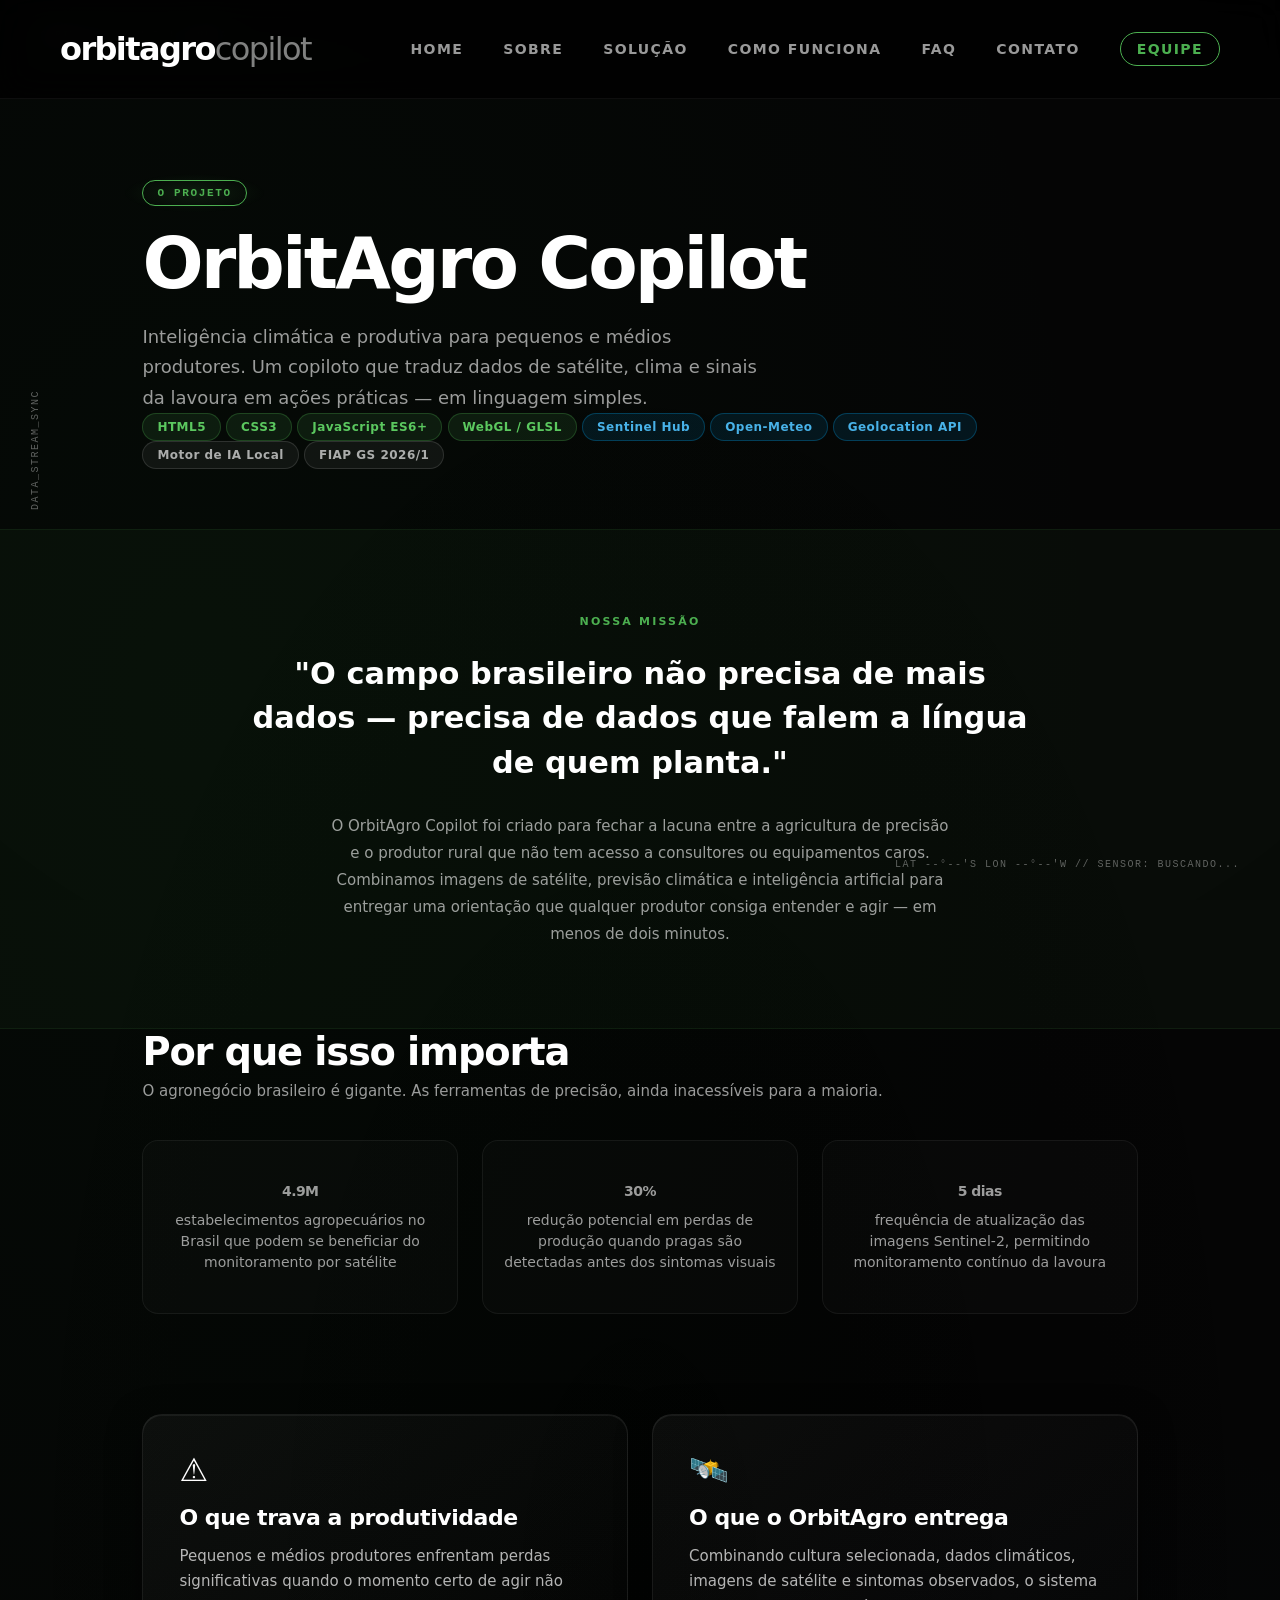
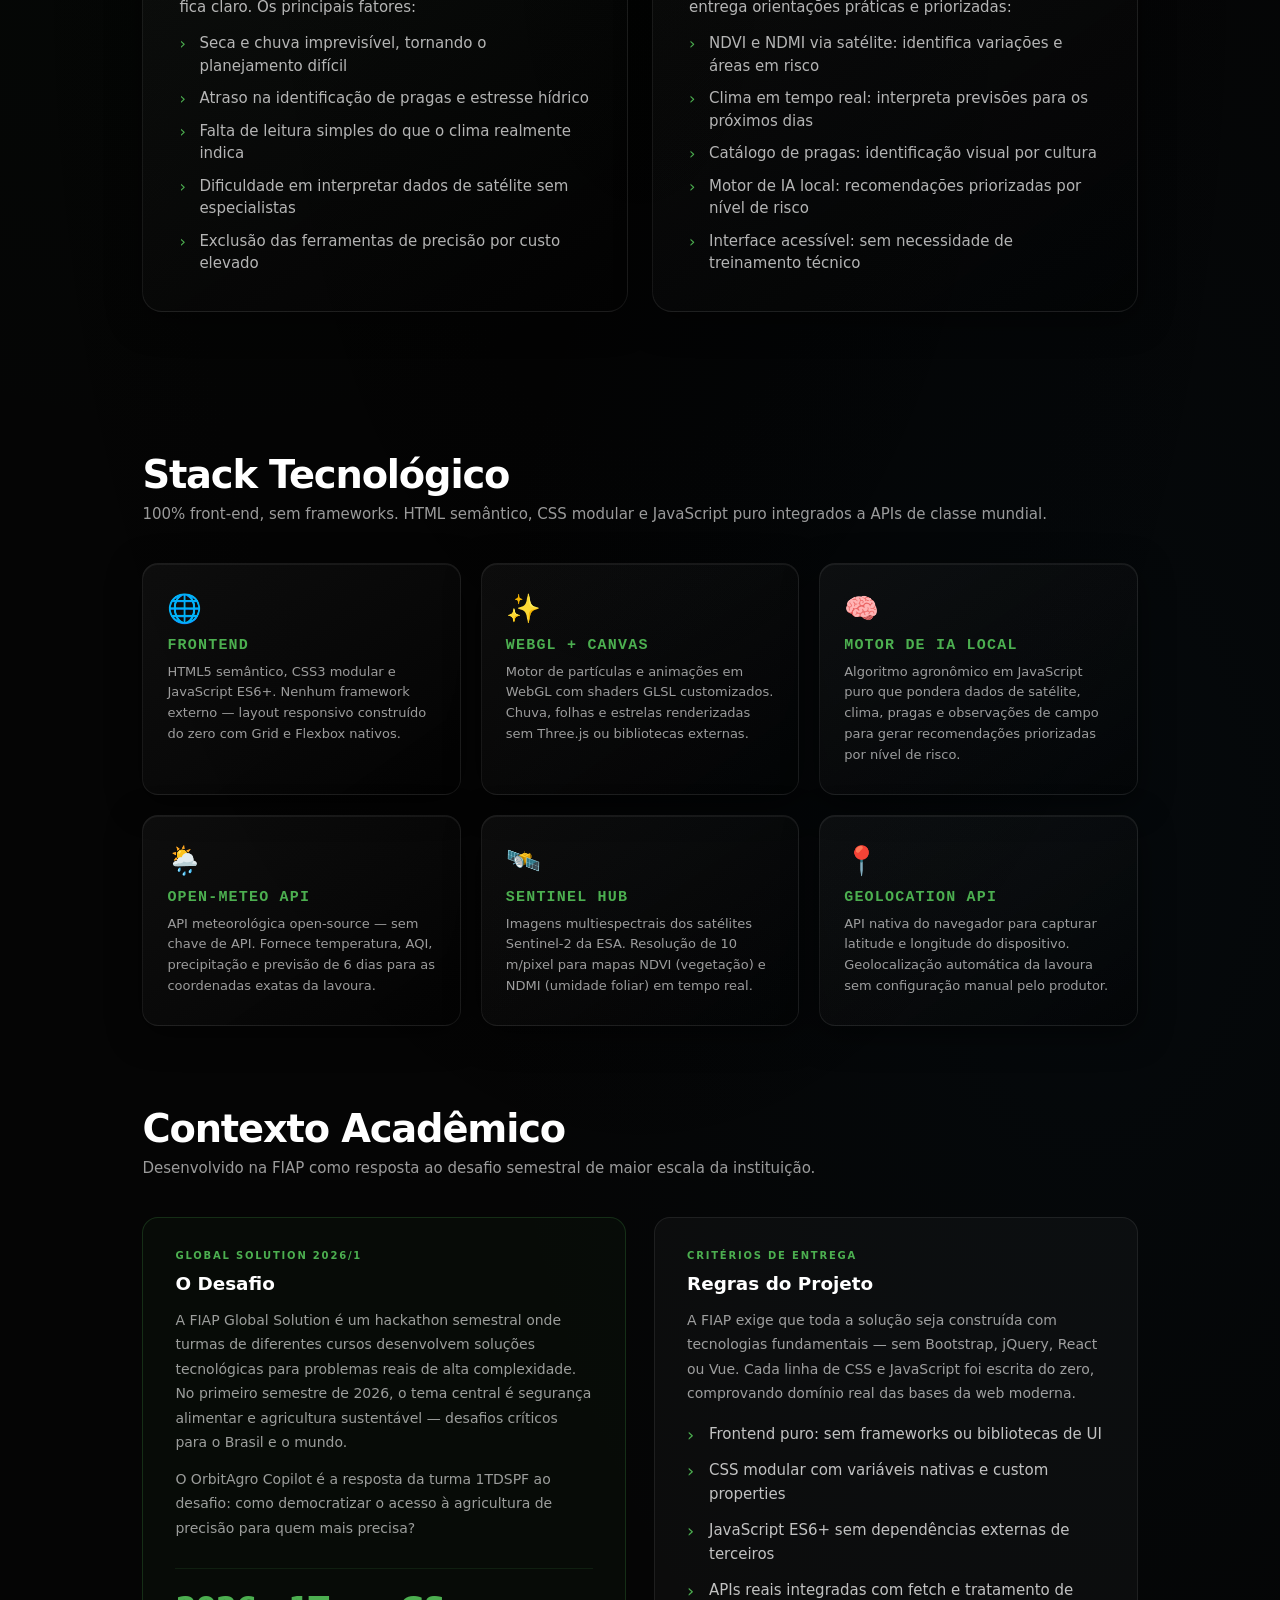
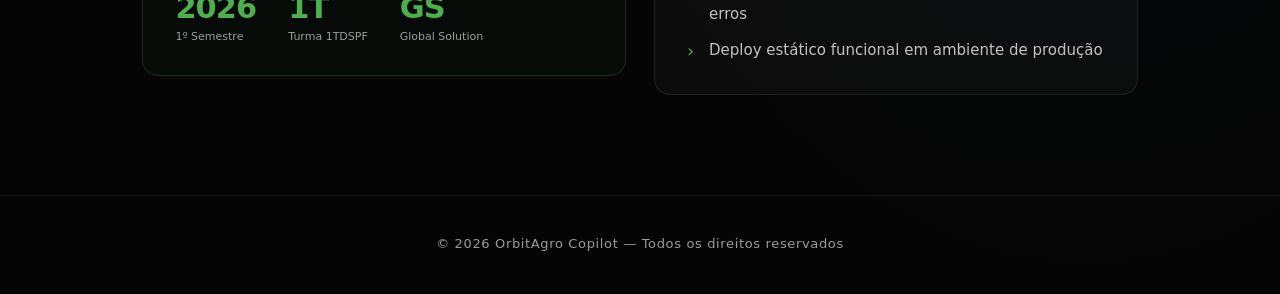
<file: pages/sobre.html>
<!DOCTYPE html>
<html lang="pt-BR">
<head>
  <meta charset="UTF-8">
  <meta name="viewport" content="width=device-width, initial-scale=1.0">
  <title>Sobre | OrbitAgro Copilot</title>
  <link rel="stylesheet" href="../css/style.css">
  <link rel="stylesheet" href="../css/pages.css">
</head>
<body class="sub-page">

  <div class="hud-element hud-top-left" aria-hidden="true">ORBIT.SYS // V.2.4.1_BETA</div>
  <div class="hud-element hud-bottom-right" aria-hidden="true">LAT --°--'S LON --°--'W // SENSOR: BUSCANDO...</div>
  <div class="hud-element hud-vertical" aria-hidden="true">DATA_STREAM_SYNC</div>

  <header class="site-header">
    <div class="header-inner">
      <h1 class="site-title">
        <a class="brand-logo" href="../index.html" aria-label="OrbitAgro Copilot Home">
          <span>orbitagro</span><span>copilot</span>
        </a>
      </h1>
      <nav class="desktop-nav" aria-label="Navegação Principal">
        <a href="../index.html">Home</a>
        <a href="sobre.html" aria-current="page">Sobre</a>
        <a href="solucao.html">Solução</a>
        <a href="como-funciona.html">Como Funciona</a>
        <a href="faq.html">FAQ</a>
        <a href="contato.html">Contato</a>
        <a href="integrantes.html" class="highlighted-link">Equipe</a>
      </nav>
      <button class="menu-toggle" type="button" aria-label="Abrir menu mobile" aria-expanded="false" aria-controls="mobileMenu">
        <span></span><span></span><span></span>
      </button>
    </div>
  </header>

  <nav class="mobile-menu" id="mobileMenu" aria-label="Navegação Mobile">
    <a href="../index.html">Home</a>
    <a href="sobre.html">Sobre</a>
    <a href="solucao.html">Solução</a>
    <a href="como-funciona.html">Como Funciona</a>
    <a href="faq.html">FAQ</a>
    <a href="contato.html">Contato</a>
    <a href="integrantes.html" class="highlighted-link-mobile">Equipe</a>
  </nav>

  <canvas id="particleCanvas" aria-hidden="true"></canvas>

  <main class="sub-page-main">

    <!-- 1. Hero -->
    <section class="page-hero">
      <span class="page-tag">O Projeto</span>
      <h2>OrbitAgro Copilot</h2>
      <p>Inteligência climática e produtiva para pequenos e médios produtores. Um copiloto que traduz dados de satélite, clima e sinais da lavoura em ações práticas — em linguagem simples.</p>
      <div class="sobre-badge-row" aria-label="Tecnologias do projeto">
        <span class="sobre-badge sobre-badge--green">HTML5</span>
        <span class="sobre-badge sobre-badge--green">CSS3</span>
        <span class="sobre-badge sobre-badge--green">JavaScript ES6+</span>
        <span class="sobre-badge sobre-badge--green">WebGL / GLSL</span>
        <span class="sobre-badge sobre-badge--blue">Sentinel Hub</span>
        <span class="sobre-badge sobre-badge--blue">Open-Meteo</span>
        <span class="sobre-badge sobre-badge--blue">Geolocation API</span>
        <span class="sobre-badge">Motor de IA Local</span>
        <span class="sobre-badge">FIAP GS 2026/1</span>
      </div>
    </section>

    <!-- 2. Manifesto / Missão -->
    <section class="sobre-manifesto" aria-label="Nossa missão">
      <div class="sobre-manifesto__inner">
        <span class="sobre-manifesto__label">Nossa Missão</span>
        <blockquote class="sobre-manifesto__quote">
          "O campo brasileiro não precisa de mais dados — precisa de dados que falem a língua de quem planta."
        </blockquote>
        <p class="sobre-manifesto__body">
          O OrbitAgro Copilot foi criado para fechar a lacuna entre a agricultura de precisão e o produtor rural que não tem acesso a consultores ou equipamentos caros. Combinamos imagens de satélite, previsão climática e inteligência artificial para entregar uma orientação que qualquer produtor consiga entender e agir — em menos de dois minutos.
        </p>
      </div>
    </section>

    <!-- 3. Números de Impacto -->
    <section class="impact-section" aria-label="Dimensão do problema">
      <h2 class="section-title">Por que isso importa</h2>
      <p class="section-sub">O agronegócio brasileiro é gigante. As ferramentas de precisão, ainda inacessíveis para a maioria.</p>

      <div class="impact-grid">
        <article class="impact-card">
          <p class="impact-number">4.9M</p>
          <p>estabelecimentos agropecuários no Brasil que podem se beneficiar do monitoramento por satélite</p>
        </article>
        <article class="impact-card">
          <p class="impact-number">30%</p>
          <p>redução potencial em perdas de produção quando pragas são detectadas antes dos sintomas visuais</p>
        </article>
        <article class="impact-card">
          <p class="impact-number">5 dias</p>
          <p>frequência de atualização das imagens Sentinel-2, permitindo monitoramento contínuo da lavoura</p>
        </article>
      </div>
    </section>

    <!-- 4. Problema e Solução -->
    <section class="solution-section" aria-label="Problema e proposta do OrbitAgro">
      <div class="solution-grid">

        <article class="solution-card">
          <span class="card-icon" aria-hidden="true">⚠️</span>
          <h2>O que trava a produtividade</h2>
          <p>Pequenos e médios produtores enfrentam perdas significativas quando o momento certo de agir não fica claro. Os principais fatores:</p>
          <ul>
            <li>Seca e chuva imprevisível, tornando o planejamento difícil</li>
            <li>Atraso na identificação de pragas e estresse hídrico</li>
            <li>Falta de leitura simples do que o clima realmente indica</li>
            <li>Dificuldade em interpretar dados de satélite sem especialistas</li>
            <li>Exclusão das ferramentas de precisão por custo elevado</li>
          </ul>
        </article>

        <article class="solution-card accent">
          <span class="card-icon" aria-hidden="true">🛰️</span>
          <h2>O que o OrbitAgro entrega</h2>
          <p>Combinando cultura selecionada, dados climáticos, imagens de satélite e sintomas observados, o sistema entrega orientações práticas e priorizadas:</p>
          <ul>
            <li>NDVI e NDMI via satélite: identifica variações e áreas em risco</li>
            <li>Clima em tempo real: interpreta previsões para os próximos dias</li>
            <li>Catálogo de pragas: identificação visual por cultura</li>
            <li>Motor de IA local: recomendações priorizadas por nível de risco</li>
            <li>Interface acessível: sem necessidade de treinamento técnico</li>
          </ul>
        </article>

      </div>
    </section>

    <!-- 5. Stack Tecnológico -->
    <section class="tech-section" aria-label="Tecnologias utilizadas">
      <h2 class="section-title">Stack Tecnológico</h2>
      <p class="section-sub">100% front-end, sem frameworks. HTML semântico, CSS modular e JavaScript puro integrados a APIs de classe mundial.</p>

      <div class="tech-grid">

        <article class="tech-card">
          <span class="tech-icon" aria-hidden="true">🌐</span>
          <h3>Frontend</h3>
          <p>HTML5 semântico, CSS3 modular e JavaScript ES6+. Nenhum framework externo — layout responsivo construído do zero com Grid e Flexbox nativos.</p>
        </article>

        <article class="tech-card">
          <span class="tech-icon" aria-hidden="true">✨</span>
          <h3>WebGL + Canvas</h3>
          <p>Motor de partículas e animações em WebGL com shaders GLSL customizados. Chuva, folhas e estrelas renderizadas sem Three.js ou bibliotecas externas.</p>
        </article>

        <article class="tech-card">
          <span class="tech-icon" aria-hidden="true">🧠</span>
          <h3>Motor de IA Local</h3>
          <p>Algoritmo agronômico em JavaScript puro que pondera dados de satélite, clima, pragas e observações de campo para gerar recomendações priorizadas por nível de risco.</p>
        </article>

        <article class="tech-card">
          <span class="tech-icon" aria-hidden="true">🌦️</span>
          <h3>Open-Meteo API</h3>
          <p>API meteorológica open-source — sem chave de API. Fornece temperatura, AQI, precipitação e previsão de 6 dias para as coordenadas exatas da lavoura.</p>
        </article>

        <article class="tech-card">
          <span class="tech-icon" aria-hidden="true">🛰️</span>
          <h3>Sentinel Hub</h3>
          <p>Imagens multiespectrais dos satélites Sentinel-2 da ESA. Resolução de 10 m/pixel para mapas NDVI (vegetação) e NDMI (umidade foliar) em tempo real.</p>
        </article>

        <article class="tech-card">
          <span class="tech-icon" aria-hidden="true">📍</span>
          <h3>Geolocation API</h3>
          <p>API nativa do navegador para capturar latitude e longitude do dispositivo. Geolocalização automática da lavoura sem configuração manual pelo produtor.</p>
        </article>

      </div>
    </section>

    <!-- 6. Contexto Acadêmico -->
    <section class="sobre-context" aria-label="Contexto acadêmico do projeto">
      <h2 class="section-title">Contexto Acadêmico</h2>
      <p class="section-sub">Desenvolvido na FIAP como resposta ao desafio semestral de maior escala da instituição.</p>

      <div class="sobre-context__grid">

        <div class="sobre-context__card sobre-context__card--accent">
          <span class="sobre-context__label">Global Solution 2026/1</span>
          <h3 class="sobre-context__title">O Desafio</h3>
          <p class="sobre-context__text">
            A FIAP Global Solution é um hackathon semestral onde turmas de diferentes cursos desenvolvem soluções tecnológicas para problemas reais de alta complexidade. No primeiro semestre de 2026, o tema central é segurança alimentar e agricultura sustentável — desafios críticos para o Brasil e o mundo.
          </p>
          <p class="sobre-context__text">
            O OrbitAgro Copilot é a resposta da turma 1TDSPF ao desafio: como democratizar o acesso à agricultura de precisão para quem mais precisa?
          </p>
          <div class="sobre-context__stat-row">
            <div class="sobre-context__stat">
              <span class="sobre-context__stat-value">2026</span>
              <span class="sobre-context__stat-label">1º Semestre</span>
            </div>
            <div class="sobre-context__stat">
              <span class="sobre-context__stat-value">1T</span>
              <span class="sobre-context__stat-label">Turma 1TDSPF</span>
            </div>
            <div class="sobre-context__stat">
              <span class="sobre-context__stat-value">GS</span>
              <span class="sobre-context__stat-label">Global Solution</span>
            </div>
          </div>
        </div>

        <div class="sobre-context__card">
          <span class="sobre-context__label">Critérios de Entrega</span>
          <h3 class="sobre-context__title">Regras do Projeto</h3>
          <p class="sobre-context__text">
            A FIAP exige que toda a solução seja construída com tecnologias fundamentais — sem Bootstrap, jQuery, React ou Vue. Cada linha de CSS e JavaScript foi escrita do zero, comprovando domínio real das bases da web moderna.
          </p>
          <ul class="lista-acao">
            <li>Frontend puro: sem frameworks ou bibliotecas de UI</li>
            <li>CSS modular com variáveis nativas e custom properties</li>
            <li>JavaScript ES6+ sem dependências externas de terceiros</li>
            <li>APIs reais integradas com fetch e tratamento de erros</li>
            <li>Deploy estático funcional em ambiente de produção</li>
          </ul>
        </div>

      </div>
    </section>

  </main>

  <footer class="site-footer">
    <p>© 2026 OrbitAgro Copilot — Todos os direitos reservados</p>
  </footer>

  <script src="../js/script.js" defer></script>
  <script src="../js/pages.js" defer></script>
</body>
</html>
</file>
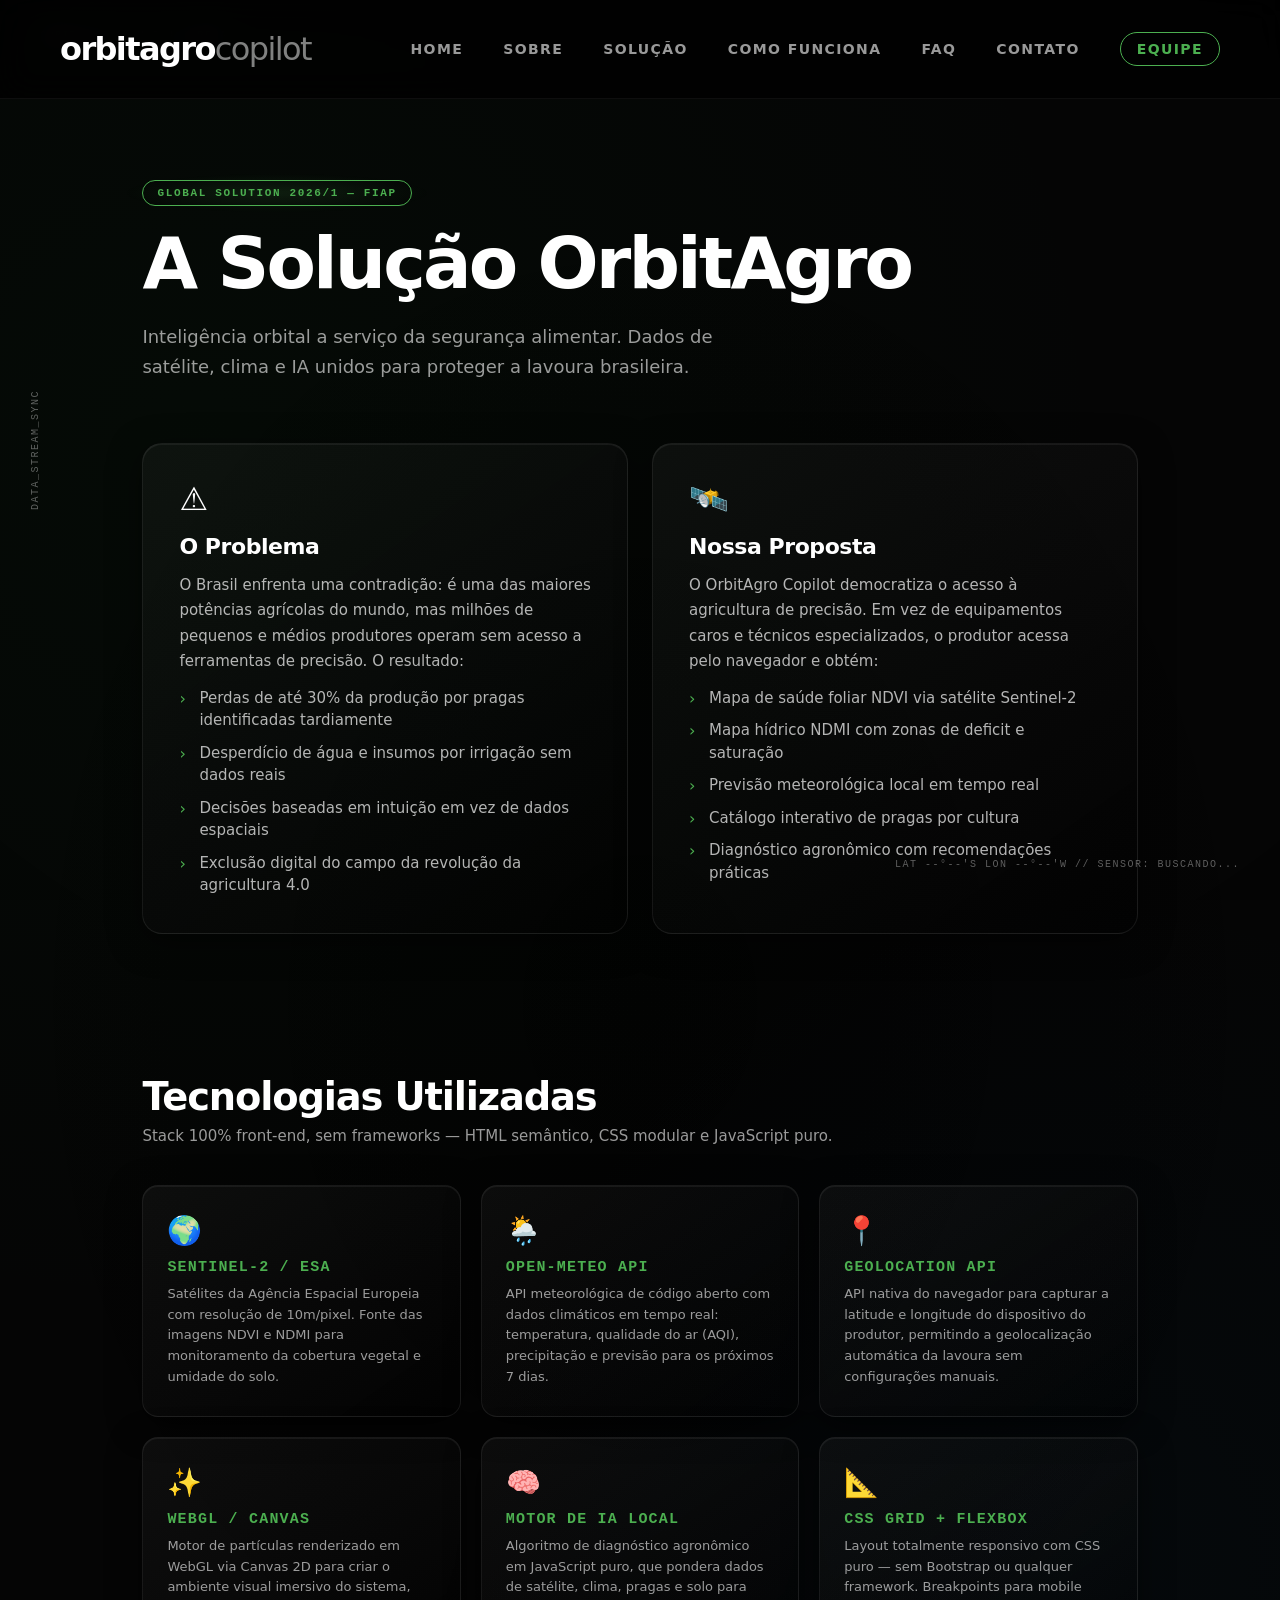
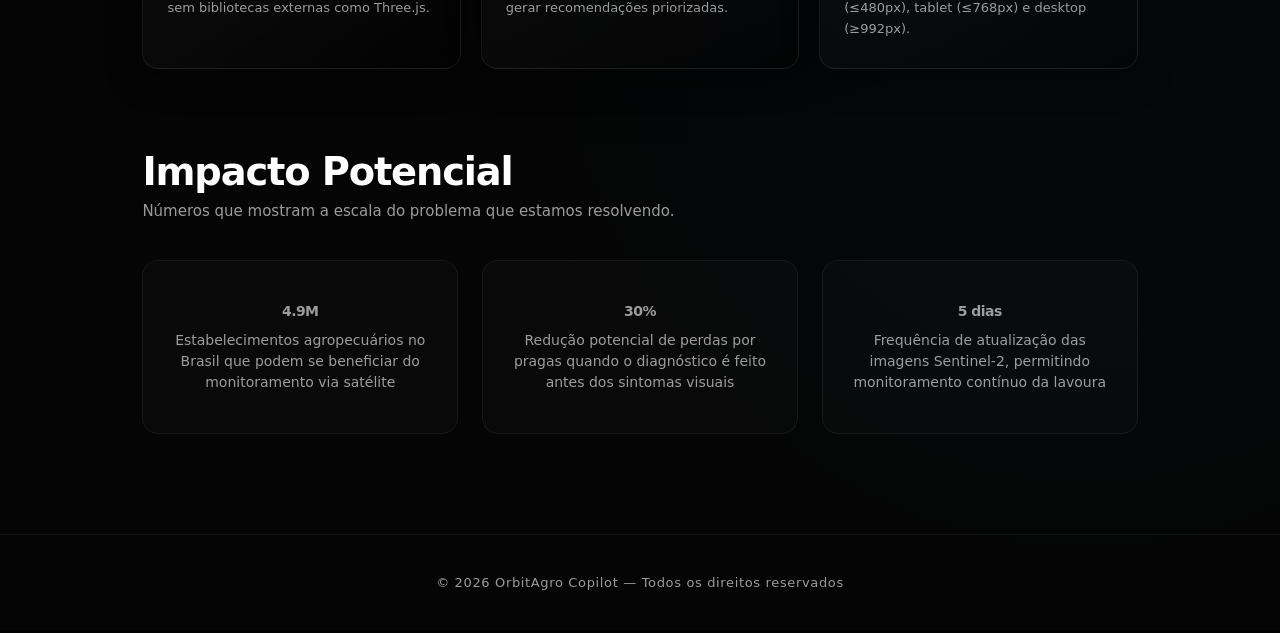
<file: pages/solucao.html>
<!DOCTYPE html>
<html lang="pt-BR">
<head>
  <meta charset="UTF-8">
  <meta name="viewport" content="width=device-width, initial-scale=1.0">
  <title>Solução | OrbitAgro Copilot</title>
  <link rel="stylesheet" href="../css/style.css">
  <link rel="stylesheet" href="../css/pages.css">
</head>
<body class="sub-page">

  <div class="hud-element hud-top-left" aria-hidden="true">ORBIT.SYS // V.2.4.1_BETA</div>
  <div class="hud-element hud-bottom-right" aria-hidden="true">LAT --°--'S LON --°--'W // SENSOR: BUSCANDO...</div>
  <div class="hud-element hud-vertical" aria-hidden="true">DATA_STREAM_SYNC</div>

  <header class="site-header">
    <div class="header-inner">
      <h1 class="site-title">
        <a class="brand-logo" href="../index.html" aria-label="OrbitAgro Copilot Home">
          <span>orbitagro</span><span>copilot</span>
        </a>
      </h1>
      <nav class="desktop-nav" aria-label="Navegação Principal">
        <a href="../index.html">Home</a>
        <a href="sobre.html">Sobre</a>
        <a href="solucao.html" aria-current="page">Solução</a>
        <a href="como-funciona.html">Como Funciona</a>
        <a href="faq.html">FAQ</a>
        <a href="contato.html">Contato</a>
        <a href="integrantes.html" class="highlighted-link">Equipe</a>
      </nav>
      <button class="menu-toggle" type="button" aria-label="Abrir menu mobile" aria-expanded="false" aria-controls="mobileMenu">
        <span></span><span></span><span></span>
      </button>
    </div>
  </header>

  <nav class="mobile-menu" id="mobileMenu" aria-label="Navegação Mobile">
    <a href="../index.html">Home</a>
    <a href="sobre.html">Sobre</a>
    <a href="solucao.html">Solução</a>
    <a href="como-funciona.html">Como Funciona</a>
    <a href="faq.html">FAQ</a>
    <a href="contato.html">Contato</a>
    <a href="integrantes.html" class="highlighted-link-mobile">Equipe</a>
  </nav>

  <canvas id="particleCanvas" aria-hidden="true"></canvas>

  <main class="sub-page-main">

    <section class="page-hero">
      <span class="page-tag">Global Solution 2026/1 — FIAP</span>
      <h2>A Solução OrbitAgro</h2>
      <p>Inteligência orbital a serviço da segurança alimentar. Dados de satélite, clima e IA unidos para proteger a lavoura brasileira.</p>
    </section>

    <section class="solution-section" aria-label="Problema e Proposta">
      <div class="solution-grid">

        <article class="solution-card">
          <span class="card-icon" aria-hidden="true">⚠️</span>
          <h2>O Problema</h2>
          <p>O Brasil enfrenta uma contradição: é uma das maiores potências agrícolas do mundo, mas milhões de pequenos e médios produtores operam sem acesso a ferramentas de precisão. O resultado:</p>
          <ul>
            <li>Perdas de até 30% da produção por pragas identificadas tardiamente</li>
            <li>Desperdício de água e insumos por irrigação sem dados reais</li>
            <li>Decisões baseadas em intuição em vez de dados espaciais</li>
            <li>Exclusão digital do campo da revolução da agricultura 4.0</li>
          </ul>
        </article>

        <article class="solution-card accent">
          <span class="card-icon" aria-hidden="true">🛰️</span>
          <h2>Nossa Proposta</h2>
          <p>O OrbitAgro Copilot democratiza o acesso à agricultura de precisão. Em vez de equipamentos caros e técnicos especializados, o produtor acessa pelo navegador e obtém:</p>
          <ul>
            <li>Mapa de saúde foliar NDVI via satélite Sentinel-2</li>
            <li>Mapa hídrico NDMI com zonas de deficit e saturação</li>
            <li>Previsão meteorológica local em tempo real</li>
            <li>Catálogo interativo de pragas por cultura</li>
            <li>Diagnóstico agronômico com recomendações práticas</li>
          </ul>
        </article>

      </div>
    </section>

    <section class="tech-section" aria-label="Tecnologias Utilizadas">
      <h2 class="section-title">Tecnologias Utilizadas</h2>
      <p class="section-sub">Stack 100% front-end, sem frameworks — HTML semântico, CSS modular e JavaScript puro.</p>

      <div class="tech-grid">

        <article class="tech-card">
          <span class="tech-icon" aria-hidden="true">🌍</span>
          <h3>Sentinel-2 / ESA</h3>
          <p>Satélites da Agência Espacial Europeia com resolução de 10m/pixel. Fonte das imagens NDVI e NDMI para monitoramento da cobertura vegetal e umidade do solo.</p>
        </article>

        <article class="tech-card">
          <span class="tech-icon" aria-hidden="true">🌦️</span>
          <h3>Open-Meteo API</h3>
          <p>API meteorológica de código aberto com dados climáticos em tempo real: temperatura, qualidade do ar (AQI), precipitação e previsão para os próximos 7 dias.</p>
        </article>

        <article class="tech-card">
          <span class="tech-icon" aria-hidden="true">📍</span>
          <h3>Geolocation API</h3>
          <p>API nativa do navegador para capturar a latitude e longitude do dispositivo do produtor, permitindo a geolocalização automática da lavoura sem configurações manuais.</p>
        </article>

        <article class="tech-card">
          <span class="tech-icon" aria-hidden="true">✨</span>
          <h3>WebGL / Canvas</h3>
          <p>Motor de partículas renderizado em WebGL via Canvas 2D para criar o ambiente visual imersivo do sistema, sem bibliotecas externas como Three.js.</p>
        </article>

        <article class="tech-card">
          <span class="tech-icon" aria-hidden="true">🧠</span>
          <h3>Motor de IA Local</h3>
          <p>Algoritmo de diagnóstico agronômico em JavaScript puro, que pondera dados de satélite, clima, pragas e solo para gerar recomendações priorizadas.</p>
        </article>

        <article class="tech-card">
          <span class="tech-icon" aria-hidden="true">📐</span>
          <h3>CSS Grid + Flexbox</h3>
          <p>Layout totalmente responsivo com CSS puro — sem Bootstrap ou qualquer framework. Breakpoints para mobile (≤480px), tablet (≤768px) e desktop (≥992px).</p>
        </article>

      </div>
    </section>

    <section class="impact-section" aria-label="Impacto da Solução">
      <h2 class="section-title">Impacto Potencial</h2>
      <p class="section-sub">Números que mostram a escala do problema que estamos resolvendo.</p>

      <div class="impact-grid">

        <article class="impact-card">
          <p class="impact-number">4.9M</p>
          <p>Estabelecimentos agropecuários no Brasil que podem se beneficiar do monitoramento via satélite</p>
        </article>

        <article class="impact-card">
          <p class="impact-number">30%</p>
          <p>Redução potencial de perdas por pragas quando o diagnóstico é feito antes dos sintomas visuais</p>
        </article>

        <article class="impact-card">
          <p class="impact-number">5 dias</p>
          <p>Frequência de atualização das imagens Sentinel-2, permitindo monitoramento contínuo da lavoura</p>
        </article>

      </div>
    </section>

  </main>

  <footer class="site-footer">
    <p>© 2026 OrbitAgro Copilot — Todos os direitos reservados</p>
  </footer>

  <script src="../js/script.js" defer></script>
  <script src="../js/pages.js" defer></script>
</body>
</html>
</file>
<file: css/style.css>
/* ==========================================================================
   ORBITAGRO COPILOT - STYLESHEET
   Padrão: BEM (modificado) / Clean Code CSS
   ========================================================================== */

/* =========================================
   1. VARIÁVEIS GLOBAIS E RESET
   ========================================= */
:root {
  --bg: #000000;
  --text: #ffffff;
  --muted: rgba(255, 255, 255, 0.6);
  --primary: #4caf50;
  --glow: rgba(76, 175, 80, 0.3);
  --blue: #03a9f4;
  
  --glass-bg: rgba(5, 7, 5, 0.97);
  --glass-border: rgba(76, 175, 80, 0.14);
  
  --ease: cubic-bezier(0.25, 1, 0.5, 1);
}

* {
  margin: 0;
  padding: 0;
  box-sizing: border-box;
}

html, body {
  width: 100%;
  height: 100%;
  overflow: hidden;
  background: var(--bg);
  color: var(--text);
  font-family: "SF Pro Display", Inter, system-ui, sans-serif;
  text-rendering: optimizeLegibility;
  -webkit-font-smoothing: antialiased;
}

/* Background com as Partículas WebGL */
#particleCanvas {
  position: fixed;
  inset: 0;
  width: 100vw;
  height: 100vh;
  display: block;
  background: var(--bg);
  z-index: 1;
  pointer-events: none;
}


/* =========================================
   2. HUD E NAVEGAÇÃO SUPERIOR
   ========================================= */
.hud-element {
  position: fixed;
  z-index: 50;
  font-family: monospace;
  font-size: 10px;
  color: var(--muted);
  letter-spacing: 0.15em;
  pointer-events: none;
  opacity: 0.6;
}

.hud-top-left {
  top: 30px;
  left: 40px;
}

.hud-bottom-right {
  bottom: 30px;
  right: 40px;
}

.hud-vertical {
  top: 50%;
  left: 30px;
  transform: translateY(-50%) rotate(-180deg);
  writing-mode: vertical-rl;
}

.site-header {
  position: fixed;
  top: 0;
  left: 0;
  right: 0;
  z-index: 100;
  padding: 30px 60px;
  display: flex;
  align-items: center;
  justify-content: space-between;
}

.brand-logo {
  font-size: 32px;
  font-weight: 800;
  letter-spacing: -0.05em;
  color: #fff;
  text-decoration: none;
}

.brand-logo span:last-child {
  font-weight: 400;
  opacity: 0.5;
}

.desktop-nav {
  display: flex;
  gap: 40px;
  align-items: center;
}

.desktop-nav a {
  color: #fff;
  text-decoration: none;
  font-size: 14px;
  font-weight: 600;
  text-transform: uppercase;
  letter-spacing: 0.1em;
  opacity: 0.6;
  transition: opacity 0.4s var(--ease), text-shadow 0.4s var(--ease);
}

.desktop-nav a:hover {
  opacity: 1;
  text-shadow: 0 0 15px rgba(255, 255, 255, 0.6);
}

.desktop-nav a.highlighted-link {
  color: var(--primary);
  opacity: 1;
  border: 1px solid var(--primary);
  padding: 8px 16px;
  border-radius: 999px;
  transition: 0.3s var(--ease);
}

.desktop-nav a.highlighted-link:hover {
  background: var(--primary);
  color: #000;
  text-shadow: none;
  box-shadow: 0 0 15px var(--glow);
}

/* Scroll Hint (Rato animado) */
.scroll-hint {
  position: absolute;
  bottom: 5vh;
  left: 50%;
  transform: translateX(-50%);
  display: flex;
  flex-direction: column;
  align-items: center;
  gap: 8px;
  opacity: 0.5;
  pointer-events: none;
  z-index: 20;
  text-align: center;
}

.scroll-hint span {
  font-size: 9px;
  letter-spacing: 0.5em;
  text-transform: uppercase;
  font-weight: 600;
  color: #fff;
}

.mouse-icon {
  width: 14px;
  height: 14px;
  filter: drop-shadow(0 0 4px rgba(255, 255, 255, 0.4));
  animation: bounceMouse 2s infinite var(--ease);
}

@keyframes bounceMouse {
  0%, 100% { transform: translateY(0); }
  50% { transform: translateY(-8px); }
}


/* =========================================
   3. ESTRUTURA GERAL (GRID & STAGES)
   ========================================= */
.journey-container {
  position: relative;
  z-index: 10;
  height: 100vh;
  width: 100vw;
  overflow-y: scroll;
  scroll-snap-type: y mandatory;
  scroll-behavior: smooth;
  -ms-overflow-style: none;
  scrollbar-width: none;
}

.journey-container::-webkit-scrollbar {
  display: none;
}

.stage {
  min-height: 100vh;
  width: 100vw;
  display: flex;
  align-items: center;
  justify-content: center;
  padding: 5vh 8vw;
  scroll-snap-align: start;
  scroll-snap-stop: always;
  overflow: hidden;
}

.split-layout {
  display: grid;
  grid-template-columns: 500px 1fr;
  gap: 80px;
  width: 100%;
  max-width: 1500px;
  margin: 0 auto;
}

.split-layout.reverse {
  grid-template-columns: 1fr 500px;
}


/* =========================================
   4. TIPOGRAFIA, TEXTOS E ANIMAÇÕES
   ========================================= */
.huge-data {
  font-size: 72px;
  font-weight: 800;
  letter-spacing: -0.05em;
  line-height: 1;
  text-shadow: 0 0 30px rgba(255, 255, 255, 0.2);
  margin-bottom: 10px;
}

.huge-data.small {
  font-size: 48px;
}

.text-primary { color: var(--primary); }
.text-muted { color: var(--muted); }
.text-blue { color: var(--blue) !important; text-shadow: 0 0 30px rgba(3, 169, 244, 0.4); }

.mt-3 { margin-top: 24px; }
.mt-4 { margin-top: 40px; }

/* Animações de Revelação (Observer) */
.animate-fade-up {
  opacity: 0;
  transform: translate3d(0, 15px, 0);
  transition: all 0.6s var(--ease);
}

.is-active .animate-fade-up {
  opacity: 1;
  transform: translate3d(0, 0, 0);
}

.word {
  display: inline-block;
  overflow: hidden;
  vertical-align: bottom;
  margin-right: 0.25em;
}

.word-inner {
  display: inline-block;
  opacity: 0;
  transform: translate3d(0, 100%, 0);
  transition: transform 0.6s var(--ease), opacity 0.6s var(--ease);
}

.is-active .word-inner {
  opacity: 1;
  transform: translate3d(0, 0, 0);
}


/* =========================================
   5. COMPONENTES UI (CARDS E FORMULÁRIOS)
   ========================================= */
.glass-card {
  position: relative;
  background: var(--glass-bg);
  border-radius: 24px;
  padding: 48px;
  width: 100%;
  max-width: 500px;
  box-shadow: 0 20px 50px rgba(0, 0, 0, 0.8), inset 0 1px 1px rgba(255, 255, 255, 0.05);
  border: 1px solid var(--glass-border);
  z-index: 5;
}

.compact-card {
  padding: 30px 40px;
  max-width: 600px; /* Alargado para caber inputs lado a lado */
}

.glass-card h2 {
  font-size: 34px;
  margin-bottom: 8px;
  font-weight: 800;
  letter-spacing: -0.04em;
}

.glass-card p {
  color: var(--muted);
  font-size: 15px;
  margin-bottom: 36px;
  line-height: 1.5;
  font-weight: 300;
}

/* Helpers para inputs lado a lado (Estágio 6) */
.form-row {
  display: flex;
  gap: 20px;
  width: 100%;
  margin-bottom: 24px;
}

.form-col {
  flex: 1;
  display: flex;
  flex-direction: column;
}

label {
  display: block;
  font-size: 11px;
  font-weight: 600;
  color: rgba(255, 255, 255, 0.8);
  margin-bottom: 12px;
  text-transform: uppercase;
  letter-spacing: 0.1em;
}

.text-input {
  width: 100%;
  background: rgba(255, 255, 255, 0.03);
  border: 1px solid rgba(255, 255, 255, 0.15);
  color: #fff;
  padding: 18px;
  border-radius: 12px;
  font-size: 15px;
  margin-bottom: 32px;
  outline: none;
  transition: 0.3s var(--ease);
}

.text-input:focus {
  border-color: rgba(255, 255, 255, 0.5);
  background: rgba(255, 255, 255, 0.08);
}

/* Chips de Seleção */
.chip-group {
  display: flex;
  flex-wrap: wrap;
  gap: 8px;
  margin-bottom: 32px;
}

.chip {
  cursor: pointer;
  padding: 10px 16px;
  background: rgba(255, 255, 255, 0.05);
  border: 1px solid rgba(255, 255, 255, 0.1);
  border-radius: 8px;
  font-size: 13px;
  font-weight: 500;
  transition: 0.3s var(--ease);
  display: inline-flex;
  align-items: center;
  gap: 8px;
}

.chip input {
  display: none;
}

.chip:hover {
  background: rgba(255, 255, 255, 0.15);
  transform: translateY(-2px);
}

.chip:has(input:checked) {
  background: #fff;
  color: #000;
  font-weight: 700;
  box-shadow: 0 4px 15px rgba(255, 255, 255, 0.3);
}

/* Radio Cards (Inspecções) */
.radio-cards {
  display: flex;
  gap: 8px;
}

.radio-cards.column-cards {
  flex-direction: column;
}

.radio-card {
  flex: 1;
  position: relative;
  cursor: pointer;
  background: rgba(4, 10, 4, 0.97);
  border: 1px solid rgba(76, 175, 80, 0.12);
  border-radius: 12px;
  padding: 16px;
  text-align: center;
  transition: 0.3s var(--ease);
  display: flex;
  flex-direction: column;
  align-items: center;
  gap: 10px;
  isolation: isolate;
}

.compact-radios .radio-card {
  flex-direction: row;
  text-align: left;
  padding: 10px 15px;
}

.radio-card input {
  display: none;
}

.radio-card .icon {
  font-size: 20px;
  filter: grayscale(1) opacity(0.6);
  transition: 0.3s var(--ease);
}

.radio-card .title {
  font-size: 12px;
  font-weight: 500;
  color: var(--muted);
  transition: 0.3s var(--ease);
}

.radio-card:hover {
  background: rgba(15, 38, 15, 0.98);
  transform: translateY(-3px);
}

.radio-card:has(input:checked) {
  background: rgba(10, 30, 10, 0.98);
  border-color: var(--primary);
  box-shadow: 0 4px 20px var(--glow);
  transform: translateY(-3px);
}

.radio-card:has(input:checked) .icon {
  filter: grayscale(0) opacity(1);
  transform: scale(1.1);
}

.radio-card:has(input:checked) .title {
  color: #fff;
}

/* Stepper (Contador de dias secos) */
.stepper {
  display: flex;
  align-items: center;
  background: rgba(255, 255, 255, 0.05);
  border: 1px solid rgba(255, 255, 255, 0.1);
  border-radius: 12px;
  overflow: hidden;
  height: 48px;
}

.step-btn {
  width: 50px;
  height: 100%;
  background: transparent;
  border: none;
  color: #fff;
  font-size: 22px;
  cursor: pointer;
  transition: 0.2s;
}

.step-btn:hover {
  background: rgba(255, 255, 255, 0.15);
}

.stepper input {
  flex: 1;
  height: 100%;
  background: transparent;
  border: none;
  color: #fff;
  font-size: 18px;
  font-weight: 700;
  text-align: center;
}

/* Botões */
.primary-btn {
  width: 100%;
  padding: 18px;
  border: none;
  border-radius: 12px;
  background: #fff;
  color: #000;
  font-size: 14px;
  text-transform: uppercase;
  letter-spacing: 0.1em;
  font-weight: 800;
  cursor: pointer;
  transition: all 0.3s var(--ease);
}

.primary-btn:hover {
  background: #e0e0e0;
  transform: translateY(-2px);
  box-shadow: 0 8px 25px rgba(255, 255, 255, 0.25);
}

.secondary-btn {
  width: 100%;
  padding: 16px;
  border: 1px solid rgba(255, 255, 255, 0.2);
  border-radius: 12px;
  background: transparent;
  color: #fff;
  font-size: 13px;
  text-transform: uppercase;
  letter-spacing: 0.1em;
  font-weight: 600;
  cursor: pointer;
  transition: 0.3s var(--ease);
}

.secondary-btn:hover {
  background: rgba(255, 255, 255, 0.1);
}


/* =========================================
   6. EFEITO HOLOGRAMA (ESTÁGIO 2)
   ========================================= */
.insights-panel {
  opacity: 0;
  pointer-events: none;
  transform: translateY(30px);
  transition: all 0.6s var(--ease);
  display: flex;
  flex-direction: column;
  justify-content: center;
  position: relative;
  padding: 40px 20px;
}

.insights-panel.visible {
  opacity: 1;
  pointer-events: auto;
  transform: translateY(0);
}

.hologram-base {
  position: absolute;
  bottom: -80px;
  left: 50%;
  transform: translateX(-50%);
  width: 150px;
  height: 15px;
  background: var(--primary);
  border-radius: 50%;
  box-shadow: 0 0 50px 20px rgba(76, 175, 80, 0.4);
  opacity: 0;
  transition: opacity 1s var(--ease);
  z-index: -1;
}

.hologram-beam {
  position: absolute;
  bottom: -75px;
  left: -10%;
  width: 120%;
  height: 130%;
  background: linear-gradient(to top, rgba(76, 175, 80, 0.15) 0%, transparent 70%);
  clip-path: polygon(40% 100%, 60% 100%, 100% 0, 0 0);
  opacity: 0;
  transition: opacity 1s var(--ease) 0.2s;
  pointer-events: none;
  z-index: -1;
}

.insights-panel.visible .hologram-base, 
.insights-panel.visible .hologram-beam {
  opacity: 1;
}

.crop-profile-row {
  display: flex;
  flex-direction: row;
  align-items: center;
  gap: 50px;
  width: 100%;
  text-align: left;
}

.image-scanner-container {
  position: relative;
  width: 300px;
  height: 300px;
  border-radius: 24px;
  overflow: hidden;
  border: 1px solid rgba(76, 175, 80, 0.5);
  box-shadow:
    0 0 0 1px rgba(76, 175, 80, 0.08),
    0 0 40px rgba(76, 175, 80, 0.18),
    inset 0 0 30px rgba(0, 0, 0, 0.4);
  flex-shrink: 0;
  animation: scanner-pulse 3s ease-in-out infinite;
}

@keyframes scanner-pulse {
  0%, 100% { box-shadow: 0 0 40px rgba(76, 175, 80, 0.18), inset 0 0 30px rgba(0,0,0,0.4); }
  50%       { box-shadow: 0 0 60px rgba(76, 175, 80, 0.35), inset 0 0 30px rgba(0,0,0,0.4); }
}

.crop-image-large {
  width: 100%;
  height: 100%;
  object-fit: cover;
  background-color: #050508;
  transition: transform 0.6s ease;
}

.insights-panel.visible .crop-image-large {
  transform: scale(1.04);
}

/* Overlay semitransparente com gradiente orbital */
.scanner-overlay {
  position: absolute;
  inset: 0;
  background:
    linear-gradient(to bottom, rgba(76, 175, 80, 0.15) 0%, transparent 35%),
    linear-gradient(to top, rgba(0, 0, 0, 0.5) 0%, transparent 40%);
  pointer-events: none;
  z-index: 1;
}

/* Linha de scan animada */
.scan-line {
  position: absolute;
  left: 0; right: 0;
  height: 2px;
  background: linear-gradient(90deg, transparent 5%, rgba(76, 175, 80, 0.85) 50%, transparent 95%);
  box-shadow: 0 0 10px rgba(76, 175, 80, 0.6), 0 0 4px rgba(76, 175, 80, 1);
  animation: scanDown 2.8s ease-in-out infinite;
  z-index: 2;
}

@keyframes scanDown {
  0%   { top: 0%;   opacity: 0; }
  5%   { opacity: 1; }
  90%  { opacity: 0.7; }
  100% { top: 100%; opacity: 0; }
}

/* 4 corner brackets HUD */
.scanner-corners {
  position: absolute;
  inset: 0;
  pointer-events: none;
  z-index: 3;
}

.scanner-corners span {
  position: absolute;
  width: 20px;
  height: 20px;
  border-color: rgba(76, 175, 80, 0.9);
  border-style: solid;
  transition: opacity 0.4s;
}

.scanner-corners span:nth-child(1) { top: 12px;  left: 12px;  border-width: 2px 0 0 2px; }
.scanner-corners span:nth-child(2) { top: 12px;  right: 12px; border-width: 2px 2px 0 0; }
.scanner-corners span:nth-child(3) { bottom: 40px; left: 12px;  border-width: 0 0 2px 2px; }
.scanner-corners span:nth-child(4) { bottom: 40px; right: 12px; border-width: 0 2px 2px 0; }

/* Barra de status ao fundo da imagem */
.scanner-status {
  position: absolute;
  bottom: 0; left: 0; right: 0;
  padding: 7px 14px;
  background: rgba(0, 0, 0, 0.75);
  backdrop-filter: blur(6px);
  font-family: monospace;
  font-size: 9px;
  letter-spacing: 0.18em;
  color: var(--primary);
  text-transform: uppercase;
  border-top: 1px solid rgba(76, 175, 80, 0.25);
  z-index: 4;
  transition: color 0.4s;
}

.scanner-status.scanning {
  color: #fff;
  animation: blinkText 0.5s ease-in-out infinite alternate;
}

@keyframes blinkText {
  from { opacity: 1; }
  to   { opacity: 0.4; }
}

/* Crop info side redesenhado */
.crop-info-side {
  display: flex;
  flex-direction: column;
  flex: 1;
  gap: 0;
}

.crop-rank-tag {
  font-family: monospace;
  font-size: 10px;
  letter-spacing: 0.2em;
  text-transform: uppercase;
  color: rgba(255, 255, 255, 0.4);
  margin-bottom: 6px;
  display: block;
}

.crop-data-row {
  display: flex;
  flex-direction: column;
  gap: 20px;
  margin-top: 20px;
}

.crop-data-block {
  display: flex;
  flex-direction: column;
  gap: 6px;
  padding: 14px 16px;
  background: rgba(255, 255, 255, 0.03);
  border: 1px solid rgba(255, 255, 255, 0.06);
  border-radius: 10px;
}

.insight-label {
  font-family: monospace;
  font-size: 10px;
  color: var(--primary);
  text-transform: uppercase;
  letter-spacing: 0.14em;
  display: block;
}

.insight-value-side {
  font-size: 13px;
  line-height: 1.55;
  color: rgba(255, 255, 255, 0.82);
  margin: 0;
}


/* =========================================
   7. PAINEL DE SATÉLITES E TELEMETRIA (ESTÁGIOS 3 E 4)
   ========================================= */
.monitoramento-stage {
  display: grid;
  grid-template-columns: 250px 1fr 250px;
  grid-template-rows: 1fr auto;
  gap: 40px;
  width: 100%;
  max-width: 1600px;
  margin: 0 auto;
}

.telemetry-left, 
.telemetry-right {
  display: flex;
  flex-direction: column;
  justify-content: center;
  gap: 40px;
}

.data-box {
  border-left: 3px solid var(--primary);
  padding-left: 20px;
}

.data-box h3.text-blue {
  border-left-color: var(--blue);
}

#stage-chuva .data-box {
  border-left: 3px solid var(--blue);
}

.data-box .label {
  font-family: monospace;
  font-size: 12px;
  color: var(--primary);
  text-transform: uppercase;
  margin-bottom: 8px;
  letter-spacing: 0.1em;
}

.data-box .value {
  font-size: 64px;
  font-weight: 800;
  color: #fff;
  line-height: 1;
  margin-bottom: 5px;
  text-shadow: 0 0 20px rgba(255, 255, 255, 0.1);
}

.data-box .sub-label {
  font-size: 13px;
  color: var(--muted);
}

.satellite-viewer {
  display: flex;
  justify-content: center;
  align-items: center;
  width: 100%;
}

.viewer-border {
  width: 100%;
  height: 400px;
  border: 1px solid var(--glass-border);
  border-radius: 20px;
  position: relative;
  overflow: hidden;
  box-shadow: 0 20px 50px rgba(0, 0, 0, 0.8), inset 0 0 0 2px var(--primary);
  background: #050508;
}

.ndmi-border {
  box-shadow: 0 20px 50px rgba(0, 0, 0, 0.8), inset 0 0 0 2px var(--blue);
  border-color: rgba(3, 169, 244, 0.3);
}

#img-satelite-real, 
#img-satelite-umidade {
  width: 100%;
  height: 100%;
  object-fit: cover;
  opacity: 0.4;
  transition: opacity 1.5s var(--ease);
}

#img-satelite-real.loaded, 
#img-satelite-umidade.loaded {
  opacity: 1;
  filter: contrast(1.1) saturate(1.2);
}

/* Legendas Sobrepostas no Satélite (HUD) */
.ndvi-legend {
  position: absolute;
  bottom: 15px;
  left: 50%;
  transform: translateX(-50%);
  background: rgba(0, 0, 0, 0.85);
  border: 1px solid rgba(255, 255, 255, 0.15);
  padding: 12px 25px;
  border-radius: 12px;
  width: 90%;
  max-width: 600px;
  backdrop-filter: blur(10px);
  display: flex;
  flex-direction: column;
  gap: 8px;
  z-index: 10;
  opacity: 0;
  pointer-events: none;
  transition: opacity 1s var(--ease);
}

.ndvi-legend.visible {
  opacity: 1;
  pointer-events: auto;
}

.legend-title {
  font-family: monospace;
  font-size: 11px;
  color: #fff;
  text-transform: uppercase;
  letter-spacing: 0.1em;
  text-align: center;
  margin-bottom: 4px;
}

.legend-bar {
  width: 100%;
  height: 8px;
  border-radius: 4px;
  box-shadow: inset 0 0 5px rgba(0, 0, 0, 0.5);
  background: linear-gradient(to right, #808080 0%, #a65913 25%, #e6e633 50%, #4ccc4c 75%, #006600 100%);
}

.legend-labels {
  display: flex;
  justify-content: space-between;
  font-size: 10px;
  color: rgba(255, 255, 255, 0.7);
  font-weight: 500;
  text-transform: uppercase;
}

/* Especificidades do Índice NDMI (Água) */
.ndmi-legend {
  border-color: rgba(3, 169, 244, 0.4);
}

.ndmi-legend .legend-title {
  color: var(--blue);
}

.ndmi-legend .legend-bar {
  background: linear-gradient(to right, #8b4513 0%, #d2b48c 25%, #ffffff 50%, #87ceeb 75%, #0000ff 100%);
}

/* Listas de Previsão do Tempo */
.forecast-list {
  list-style: none;
}

.forecast-list li {
  display: flex;
  justify-content: space-between;
  font-size: 15px;
  border-bottom: 1px dashed rgba(255, 255, 255, 0.2);
  padding: 12px 0;
  color: #fff;
}

.blue-list li {
  border-bottom-color: rgba(3, 169, 244, 0.2);
}

/* Barras Inferiores de Laudo (Soil Info) */
.soil-info-bar {
  grid-column: 1 / 4;
  display: flex;
  justify-content: space-between;
  background: var(--glass-bg);
  padding: 25px 40px;
  border-radius: 16px;
  border: 1px solid var(--glass-border);
  box-shadow: 0 10px 30px rgba(0, 0, 0, 0.5);
  margin-top: 10px;
}

.ndmi-bar {
  border-color: rgba(3, 169, 244, 0.3);
}

.info-item {
  flex: 1;
  padding: 0 20px;
}

.info-item:not(:last-child) {
  border-right: 1px solid rgba(255, 255, 255, 0.1);
}

.info-item h4 {
  font-family: monospace;
  color: var(--primary);
  font-size: 13px;
  text-transform: uppercase;
  margin-bottom: 10px;
  letter-spacing: 0.1em;
}

.info-item p {
  font-size: 15px;
  color: rgba(255, 255, 255, 0.8);
  line-height: 1.6;
}


/* =========================================
   8. HOTSPOTS E MODAL DE PRAGAS (ESTÁGIO 5)
   ========================================= */
.stage-relative {
  position: relative;
}

.hotspot-layer {
  position: absolute;
  inset: 0;
  z-index: 15;
  pointer-events: none;
  opacity: 0;
  transition: opacity 0.5s var(--ease);
}

.hotspot-layer.active {
  pointer-events: auto;
  opacity: 1;
}

.hotspot {
  position: absolute;
  width: 30px;
  height: 30px;
  border-radius: 50%;
  background: rgba(255, 255, 255, 0.2);
  cursor: pointer;
  transform: translate(-50%, -50%);
  display: flex;
  align-items: center;
  justify-content: center;
  transition: transform 0.3s var(--ease);
}

.hotspot::before {
  content: '';
  position: absolute;
  width: 10px;
  height: 10px;
  background: #fff;
  border-radius: 50%;
  box-shadow: 0 0 20px 5px #fff;
  transition: background 0.3s, box-shadow 0.3s;
}

.hotspot::after {
  content: '';
  position: absolute;
  width: 100%;
  height: 100%;
  border-radius: 50%;
  border: 2px solid rgba(255, 255, 255, 0.8);
  animation: pulse 2s infinite;
}

.hotspot:hover {
  transform: translate(-50%, -50%) scale(1.5);
}

.hotspot:hover::before {
  background: var(--primary);
  box-shadow: 0 0 30px 10px var(--primary);
}

@keyframes pulse {
  0% { transform: scale(1); opacity: 1; }
  100% { transform: scale(2.5); opacity: 0; }
}

/* Modal e Carrossel */
.pest-modal-overlay {
  position: fixed;
  inset: 0;
  background: rgba(0, 0, 0, 0.8);
  z-index: 200;
  display: flex;
  align-items: center;
  justify-content: center;
  opacity: 0;
  pointer-events: none;
  transition: opacity 0.4s var(--ease);
  backdrop-filter: blur(10px);
}

.pest-modal-overlay.open {
  opacity: 1;
  pointer-events: auto;
}

.pest-modal {
  background: var(--glass-bg);
  border: 1px solid var(--primary);
  border-radius: 20px;
  width: 90%;
  max-width: 600px;
  overflow: hidden;
  position: relative;
  box-shadow: 0 20px 50px rgba(0, 0, 0, 0.9);
  transform: translateY(50px);
  transition: transform 0.5s var(--ease);
}

.pest-modal-overlay.open .pest-modal {
  transform: translateY(0);
}

.close-modal {
  position: absolute;
  top: 15px;
  right: 20px;
  background: transparent;
  border: none;
  color: #fff;
  font-size: 30px;
  cursor: pointer;
  z-index: 10;
}

.carousel-container {
  position: relative;
  width: 100%;
  height: 350px;
  overflow: hidden;
  background: #111;
}

.carousel-track {
  display: flex;
  width: 100%;
  height: 100%;
  transition: transform 0.5s var(--ease);
}

.carousel-slide {
  min-width: 100%;
  height: 100%;
  flex-shrink: 0;
}

.carousel-slide img {
  width: 100%;
  height: 100%;
  object-fit: cover;
}

.carousel-btn {
  position: absolute;
  top: 50%;
  transform: translateY(-50%);
  background: rgba(0, 0, 0, 0.6);
  color: #fff;
  border: none;
  padding: 15px;
  cursor: pointer;
  font-size: 18px;
  transition: background 0.3s var(--ease);
  z-index: 5;
}

.carousel-btn:hover {
  background: var(--primary);
}

.carousel-btn.prev {
  left: 0;
  border-radius: 0 10px 10px 0;
}

.carousel-btn.next {
  right: 0;
  border-radius: 10px 0 0 10px;
}

.pest-info {
  padding: 30px;
  text-align: center;
}

.pest-info h3 {
  font-size: 24px;
  margin-bottom: 10px;
}

.pest-info p {
  color: rgba(255, 255, 255, 0.8);
  line-height: 1.6;
  font-size: 15px;
}


/* =========================================
   9. LAUDO ANALÍTICO — REDESIGN
   ========================================= */
.laudo-card {
  width: min(740px, 100%);
  background: rgba(255, 255, 255, 0.025);
  border: 1px solid rgba(255, 255, 255, 0.08);
  border-radius: 24px;
  padding: 48px 52px;
  backdrop-filter: blur(24px);
  -webkit-backdrop-filter: blur(24px);
}

.laudo-header {
  margin-bottom: 40px;
}

.laudo-tag {
  display: block;
  font-family: monospace;
  font-size: 10px;
  letter-spacing: 0.18em;
  color: var(--primary);
  text-transform: uppercase;
  margin-bottom: 14px;
  opacity: 0.8;
}

.laudo-header h2 {
  font-size: 34px;
  font-weight: 700;
  letter-spacing: -0.02em;
  margin-bottom: 8px;
}

.laudo-header p {
  color: rgba(255, 255, 255, 0.42);
  font-size: 14px;
  margin: 0;
}

/* Step row */
.laudo-step {
  display: flex;
  gap: 22px;
  margin-bottom: 28px;
}

.step-indicator {
  display: flex;
  flex-direction: column;
  align-items: center;
  flex-shrink: 0;
  padding-top: 2px;
}

.step-num {
  width: 34px;
  height: 34px;
  border-radius: 50%;
  border: 1px solid rgba(76, 175, 80, 0.35);
  background: rgba(76, 175, 80, 0.07);
  display: flex;
  align-items: center;
  justify-content: center;
  font-family: monospace;
  font-size: 11px;
  font-weight: 700;
  color: var(--primary);
  letter-spacing: 0.04em;
  flex-shrink: 0;
}

.step-line {
  width: 1px;
  flex: 1;
  min-height: 14px;
  margin: 7px 0;
  background: linear-gradient(to bottom, rgba(76, 175, 80, 0.25), transparent);
}

.step-content {
  flex: 1;
  border: none;
  padding: 0;
  margin: 0;
  min-width: 0;
}

.step-label {
  display: block;
  font-size: 11px;
  font-family: monospace;
  text-transform: uppercase;
  letter-spacing: 0.12em;
  color: rgba(255, 255, 255, 0.38);
  margin-bottom: 12px;
}

/* Toggle options (steps 1 & 2) */
.toggle-group {
  display: flex;
  gap: 8px;
}

.toggle-opt {
  flex: 1;
  display: flex;
  align-items: center;
  gap: 14px;
  padding: 14px 18px;
  border-radius: 12px;
  border: 1px solid rgba(255, 255, 255, 0.07);
  background: rgba(255, 255, 255, 0.02);
  cursor: pointer;
  transition: border-color 0.22s, background 0.22s, box-shadow 0.22s, transform 0.18s;
}

.toggle-opt input { display: none; }

.opt-icon {
  font-size: 22px;
  filter: grayscale(1) opacity(0.45);
  transition: filter 0.25s;
  flex-shrink: 0;
}

.opt-info {
  display: flex;
  flex-direction: column;
  gap: 3px;
  min-width: 0;
}

.opt-name {
  font-size: 13px;
  font-weight: 500;
  color: rgba(255, 255, 255, 0.55);
  transition: color 0.22s;
  white-space: nowrap;
}

.opt-status {
  font-size: 10px;
  font-family: monospace;
  text-transform: uppercase;
  letter-spacing: 0.1em;
  opacity: 0;
  transition: opacity 0.22s;
}

.toggle-opt:hover {
  border-color: rgba(255, 255, 255, 0.14);
  background: rgba(255, 255, 255, 0.04);
  transform: translateY(-1px);
}

.toggle-good:has(input:checked) {
  border-color: var(--primary);
  background: rgba(76, 175, 80, 0.09);
  box-shadow: 0 0 22px rgba(76, 175, 80, 0.18);
}
.toggle-good:has(input:checked) .opt-icon  { filter: none; }
.toggle-good:has(input:checked) .opt-name  { color: #fff; }
.toggle-good:has(input:checked) .opt-status { opacity: 1; color: var(--primary); }

.toggle-bad:has(input:checked) {
  border-color: #ff9800;
  background: rgba(255, 152, 0, 0.09);
  box-shadow: 0 0 22px rgba(255, 152, 0, 0.18);
}
.toggle-bad:has(input:checked) .opt-icon  { filter: none; }
.toggle-bad:has(input:checked) .opt-name  { color: #fff; }
.toggle-bad:has(input:checked) .opt-status { opacity: 1; color: #ff9800; }

/* Dias counter (step 3) */
.dias-control {
  display: inline-flex;
  align-items: center;
  border: 1px solid rgba(255, 255, 255, 0.1);
  border-radius: 12px;
  overflow: hidden;
  background: rgba(255, 255, 255, 0.03);
}

.dias-btn {
  width: 50px;
  height: 56px;
  background: transparent;
  border: none;
  color: rgba(255, 255, 255, 0.5);
  font-size: 24px;
  cursor: pointer;
  transition: background 0.2s, color 0.2s;
  display: flex;
  align-items: center;
  justify-content: center;
  line-height: 1;
}

.dias-btn:hover {
  background: rgba(76, 175, 80, 0.12);
  color: var(--primary);
}

.dias-display {
  display: flex;
  align-items: baseline;
  gap: 7px;
  padding: 0 28px;
  border-left: 1px solid rgba(255, 255, 255, 0.08);
  border-right: 1px solid rgba(255, 255, 255, 0.08);
}

.dias-display input[type="number"] {
  background: transparent;
  border: none;
  color: #fff;
  font-size: 30px;
  font-weight: 700;
  font-family: monospace;
  width: 52px;
  text-align: center;
  outline: none;
  pointer-events: none;
  -moz-appearance: textfield;
}

.dias-display input[type="number"]::-webkit-inner-spin-button,
.dias-display input[type="number"]::-webkit-outer-spin-button { -webkit-appearance: none; }

.dias-unit {
  font-size: 11px;
  font-family: monospace;
  text-transform: uppercase;
  letter-spacing: 0.12em;
  color: rgba(255, 255, 255, 0.32);
}

/* Praga cards (step 4) */
.praga-group {
  display: grid;
  grid-template-columns: repeat(3, 1fr);
  gap: 10px;
}

.praga-card {
  display: flex;
  flex-direction: column;
  align-items: center;
  text-align: center;
  padding: 22px 14px 18px;
  border-radius: 14px;
  border: 1px solid rgba(255, 255, 255, 0.07);
  background: rgba(255, 255, 255, 0.02);
  cursor: pointer;
  transition: border-color 0.22s, background 0.22s, box-shadow 0.22s, transform 0.18s;
  gap: 9px;
}

.praga-card input { display: none; }

.praga-icon {
  font-size: 30px;
  filter: grayscale(1) opacity(0.4);
  transition: filter 0.25s, transform 0.25s;
}

.praga-name {
  font-size: 11px;
  font-weight: 700;
  text-transform: uppercase;
  letter-spacing: 0.1em;
  color: rgba(255, 255, 255, 0.42);
  transition: color 0.22s;
}

.praga-desc {
  font-size: 11px;
  color: rgba(255, 255, 255, 0.25);
  line-height: 1.45;
  transition: color 0.22s;
}

.praga-card:hover {
  border-color: rgba(255, 255, 255, 0.14);
  background: rgba(255, 255, 255, 0.04);
  transform: translateY(-2px);
}

.praga-critical:has(input:checked) {
  border-color: #f44336;
  background: rgba(244, 67, 54, 0.09);
  box-shadow: 0 0 26px rgba(244, 67, 54, 0.22);
}
.praga-critical:has(input:checked) .praga-icon { filter: none; transform: scale(1.08); }
.praga-critical:has(input:checked) .praga-name { color: #f44336; }
.praga-critical:has(input:checked) .praga-desc { color: rgba(255, 255, 255, 0.55); }

.praga-warning:has(input:checked) {
  border-color: #ff9800;
  background: rgba(255, 152, 0, 0.09);
  box-shadow: 0 0 26px rgba(255, 152, 0, 0.22);
}
.praga-warning:has(input:checked) .praga-icon { filter: none; transform: scale(1.08); }
.praga-warning:has(input:checked) .praga-name { color: #ff9800; }
.praga-warning:has(input:checked) .praga-desc { color: rgba(255, 255, 255, 0.55); }

.praga-safe:has(input:checked) {
  border-color: var(--primary);
  background: rgba(76, 175, 80, 0.09);
  box-shadow: 0 0 26px rgba(76, 175, 80, 0.22);
}
.praga-safe:has(input:checked) .praga-icon { filter: none; transform: scale(1.08); }
.praga-safe:has(input:checked) .praga-name { color: var(--primary); }
.praga-safe:has(input:checked) .praga-desc { color: rgba(255, 255, 255, 0.55); }

/* CTA button */
.laudo-cta {
  display: flex;
  align-items: center;
  justify-content: center;
  gap: 12px;
  width: 100%;
  margin-top: 36px;
  padding: 18px 32px;
  background: var(--primary);
  border: none;
  border-radius: 14px;
  color: #000;
  font-size: 13px;
  font-weight: 800;
  text-transform: uppercase;
  letter-spacing: 0.16em;
  cursor: pointer;
  position: relative;
  overflow: hidden;
  transition: background 0.3s, transform 0.2s, box-shadow 0.3s;
}

.laudo-cta::before {
  content: '';
  position: absolute;
  inset: 0;
  background: linear-gradient(100deg, transparent 20%, rgba(255, 255, 255, 0.18) 50%, transparent 80%);
  transform: translateX(-120%);
  transition: transform 0.65s ease;
}

.laudo-cta:hover::before { transform: translateX(120%); }
.laudo-cta:hover {
  background: #5cb85c;
  transform: translateY(-2px);
  box-shadow: 0 10px 34px rgba(76, 175, 80, 0.42);
}

.laudo-cta-arrow {
  font-size: 17px;
  transition: transform 0.25s;
}
.laudo-cta:hover .laudo-cta-arrow { transform: translateX(5px); }

/* Responsive laudo */
@media (max-width: 768px) {
  .laudo-card { padding: 32px 28px; }
  .praga-group { grid-template-columns: 1fr; }
}

@media (max-width: 480px) {
  .laudo-card { padding: 24px 18px; border-radius: 18px; }
  .laudo-header h2 { font-size: 26px; }
  .toggle-group { flex-direction: column; }
  .praga-group { grid-template-columns: 1fr; }
  .dias-display { padding: 0 18px; }
}

/* .preview-* CSS mantido para compatibilidade reversa — card removido do HTML */
.preview-header {
  display: flex;
  align-items: center;
  gap: 12px;
}

.preview-tag {
  background: var(--primary);
  color: #000;
  font-size: 10px;
  font-weight: 800;
  letter-spacing: 0.15em;
  padding: 3px 8px;
  border-radius: 4px;
  animation: pulse-tag 2s ease-in-out infinite;
}

@keyframes pulse-tag {
  0%, 100% { opacity: 1; }
  50%       { opacity: 0.45; }
}

.preview-title {
  font-size: 16px;
  font-weight: 700;
  color: rgba(255, 255, 255, 0.9);
  margin: 0;
}

.preview-cultura {
  display: flex;
  flex-direction: column;
  gap: 6px;
  padding: 16px;
  background: rgba(255, 255, 255, 0.04);
  border-radius: 12px;
  border: 1px solid var(--glass-border);
}

.preview-label {
  font-size: 11px;
  text-transform: uppercase;
  letter-spacing: 0.12em;
  color: var(--muted);
  font-family: monospace;
}

.preview-value {
  font-size: 18px;
  font-weight: 700;
  color: var(--primary);
  transition: color 0.4s var(--ease);
}

.preview-risk-area {
  text-align: center;
  padding: 8px 0;
}

.preview-risk-label {
  font-size: 11px;
  text-transform: uppercase;
  letter-spacing: 0.12em;
  color: var(--muted);
  margin-bottom: 10px;
  font-family: monospace;
}

.preview-risk-badge {
  font-size: 34px;
  font-weight: 900;
  letter-spacing: 0.06em;
  color: var(--primary);
  transition: color 0.5s var(--ease);
  margin-bottom: 16px;
}

.preview-bar-track {
  width: 100%;
  height: 6px;
  background: rgba(255, 255, 255, 0.08);
  border-radius: 999px;
  overflow: hidden;
}

.preview-bar-fill {
  height: 100%;
  width: 0%;
  border-radius: 999px;
  background: var(--primary);
  transition: width 0.6s var(--ease), background 0.5s;
}

.preview-factors {
  display: flex;
  flex-direction: column;
  gap: 14px;
}

.preview-factor {
  display: flex;
  flex-direction: column;
  gap: 6px;
}

.preview-factor span {
  font-size: 12px;
  color: var(--muted);
  font-family: monospace;
  text-transform: uppercase;
  letter-spacing: 0.08em;
}

.mini-bar {
  height: 4px;
  background: rgba(255, 255, 255, 0.08);
  border-radius: 999px;
  overflow: hidden;
}

.mini-bar-fill {
  height: 100%;
  width: 15%;
  border-radius: 999px;
  background: var(--primary);
  transition: width 0.55s var(--ease), background 0.4s;
}

.preview-hint {
  font-size: 13px;
  color: rgba(255, 255, 255, 0.42);
  line-height: 1.65;
  border-top: 1px solid var(--glass-border);
  padding-top: 18px;
  margin: 0;
}

/* =========================================
   10. DASHBOARD FINAL (ESTÁGIO 7)
   ========================================= */
.dashboard {
  display: flex;
  align-items: center;
  gap: 32px;
  flex-wrap: wrap;
  margin-bottom: 28px;
}

.dashboard .gauge-container {
  flex: 0 0 140px;
}

.dashboard .gauge-container svg {
  width: 140px;
  height: auto;
}

.dashboard .factors {
  flex: 1;
  min-width: 160px;
}

.final-stage {
  position: relative;
}

.floating-corner {
  position: absolute;
  width: 280px;
  opacity: 0;
  transform: translateY(20px);
  transition: all 1s var(--ease) 0.5s;
}

.is-active .floating-corner {
  opacity: 1;
  transform: translateY(0);
}

.floating-corner h4 {
  font-family: monospace;
  color: var(--primary);
  font-size: 11px;
  letter-spacing: 0.1em;
  text-transform: uppercase;
  margin-bottom: 8px;
  border-bottom: 1px solid rgba(255, 255, 255, 0.1);
  padding-bottom: 8px;
}

.floating-corner p {
  font-size: 13px;
  line-height: 1.5;
  color: rgba(255, 255, 255, 0.7);
}

/* Posições dos painéis flutuantes (cantos) */
.top-left { top: 15vh; left: 8vw; }
.bottom-left { bottom: 15vh; left: 8vw; }
.top-right { top: 15vh; right: 8vw; text-align: right; }
.bottom-right { bottom: 15vh; right: 8vw; text-align: right; }

.top-right h4, 
.bottom-right h4 {
  text-align: right;
}

.gauge-container {
  position: relative;
  display: flex;
  flex-direction: column;
  align-items: center;
}

.gauge-text {
  position: absolute;
  bottom: 0;
  font-family: monospace;
  font-size: 20px;
  font-weight: 600;
  letter-spacing: 0.1em;
}

.factors {
  display: flex;
  flex-direction: column;
  gap: 14px;
}

.factor {
  display: flex;
  align-items: center;
  gap: 16px;
}

.factor-header {
  width: 80px;
  font-size: 11px;
  font-family: monospace;
  text-transform: uppercase;
  color: var(--muted);
}

.factor-bar {
  flex: 1;
  height: 4px;
  background: rgba(255, 255, 255, 0.08);
}

.factor-fill {
  height: 100%;
  width: 0%;
  transition: width 1.5s var(--ease), background 1s var(--ease);
}

.recommendations h3 {
  font-size: 16px;
  font-weight: 600;
  text-transform: uppercase;
}

.recommendations ul {
  list-style: none;
  display: flex;
  flex-direction: column;
  gap: 12px;
}

.recommendations li {
  font-size: 15px;
  line-height: 1.6;
  color: rgba(255, 255, 255, 0.8);
  padding-left: 20px;
  position: relative;
}

.recommendations li::before {
  content: '>';
  position: absolute;
  left: 0;
  color: var(--primary);
  font-family: monospace;
}


/* =========================================
   10. CABEÇALHO INTERNO E MENU HAMBURGUER
   ========================================= */
.header-inner {
  display: flex;
  align-items: center;
  justify-content: space-between;
  width: 100%;
}

.menu-toggle {
  display: none;
  flex-direction: column;
  justify-content: center;
  align-items: center;
  gap: 5px;
  width: 42px;
  height: 42px;
  background: transparent;
  border: 1px solid rgba(255, 255, 255, 0.2);
  border-radius: 8px;
  cursor: pointer;
  z-index: 110;
  padding: 6px;
}

.menu-toggle span {
  display: block;
  width: 20px;
  height: 2px;
  background: #fff;
  border-radius: 2px;
  transition: transform 0.35s var(--ease), opacity 0.35s var(--ease), width 0.35s var(--ease);
  transform-origin: center;
}

.menu-toggle[aria-expanded="true"] span:nth-child(1) {
  transform: translateY(7px) rotate(45deg);
}

.menu-toggle[aria-expanded="true"] span:nth-child(2) {
  opacity: 0;
  width: 0;
}

.menu-toggle[aria-expanded="true"] span:nth-child(3) {
  transform: translateY(-7px) rotate(-45deg);
}

.mobile-menu {
  position: fixed;
  top: 0;
  left: 0;
  right: 0;
  bottom: 0;
  background: rgba(0, 0, 0, 0.97);
  backdrop-filter: blur(20px);
  -webkit-backdrop-filter: blur(20px);
  z-index: 99;
  display: flex;
  flex-direction: column;
  align-items: center;
  justify-content: center;
  gap: 28px;
  transform: translateX(100%);
  transition: transform 0.4s var(--ease);
  pointer-events: none;
}

.mobile-menu.is-open {
  transform: translateX(0);
  pointer-events: auto;
}

.mobile-menu a {
  color: #fff;
  text-decoration: none;
  font-size: clamp(22px, 5vw, 34px);
  font-weight: 800;
  letter-spacing: -0.02em;
  text-transform: uppercase;
  opacity: 0.6;
  transition: opacity 0.3s var(--ease), transform 0.3s var(--ease);
}

.mobile-menu a:hover,
.mobile-menu a:focus {
  opacity: 1;
  transform: translateX(8px);
  outline: none;
}

.mobile-menu a.highlighted-link-mobile {
  color: var(--primary);
  opacity: 1;
}

/* =========================================
   11. RODAPÉ GLOBAL (footer presente em todas as páginas)
   ========================================= */
.site-footer {
  position: relative;
  z-index: 10;
  text-align: center;
  padding: 32px 20px;
  color: rgba(255, 255, 255, 0.35);
  font-size: 13px;
  border-top: 1px solid rgba(255, 255, 255, 0.06);
}

/* =========================================
   12. REDESIGN — PLANTAÇÃO, TELEMETRIA, RESULTADO
   ========================================= */

/* Campo de texto refinado (talhão) */
.field-group { margin-bottom: 28px; }

.field-input-wrap {
  display: flex;
  align-items: center;
  gap: 12px;
  background: rgba(255, 255, 255, 0.04);
  border: 1px solid rgba(255, 255, 255, 0.1);
  border-radius: 12px;
  padding: 0 18px;
  transition: border-color 0.22s, box-shadow 0.22s;
}

.field-input-wrap:focus-within {
  border-color: rgba(76, 175, 80, 0.45);
  box-shadow: 0 0 18px rgba(76, 175, 80, 0.1);
}

.field-icon { font-size: 15px; flex-shrink: 0; opacity: 0.55; }

.field-input {
  flex: 1;
  background: transparent;
  border: none;
  padding: 16px 0;
  color: #fff;
  font-size: 14px;
  outline: none;
}

.field-input::placeholder { color: rgba(255, 255, 255, 0.22); }

/* Cultura cards (seleção de cultura) */
.cultura-grid {
  display: flex;
  gap: 8px;
  flex-wrap: wrap;
}

.cultura-card {
  display: flex;
  flex-direction: column;
  align-items: center;
  gap: 6px;
  padding: 16px 10px 12px;
  border-radius: 12px;
  border: 1px solid rgba(255, 255, 255, 0.07);
  background: rgba(255, 255, 255, 0.02);
  cursor: pointer;
  transition: border-color 0.22s, background 0.22s, box-shadow 0.22s, transform 0.18s;
  flex: 1;
  min-width: 64px;
}

.cultura-card input { display: none; }

.cultura-icon {
  font-size: 26px;
  filter: grayscale(1) opacity(0.4);
  transition: filter 0.25s, transform 0.25s;
}

.cultura-name {
  font-size: 10px;
  font-weight: 700;
  text-transform: uppercase;
  letter-spacing: 0.1em;
  color: rgba(255, 255, 255, 0.38);
  transition: color 0.22s;
}

.cultura-card:hover {
  border-color: rgba(255, 255, 255, 0.14);
  background: rgba(255, 255, 255, 0.04);
  transform: translateY(-2px);
}

.cultura-card:has(input:checked) {
  border-color: var(--primary);
  background: rgba(76, 175, 80, 0.09);
  box-shadow: 0 0 22px rgba(76, 175, 80, 0.2);
}

.cultura-card:has(input:checked) .cultura-icon {
  filter: none;
  transform: scale(1.1);
}

.cultura-card:has(input:checked) .cultura-name {
  color: var(--primary);
}

/* Tag de etapa nos painéis de telemetria */
.telemetry-tag {
  display: block;
  font-family: monospace;
  font-size: 9px;
  letter-spacing: 0.18em;
  color: rgba(255, 255, 255, 0.3);
  text-transform: uppercase;
  margin-bottom: 20px;
}

/* Label sobreposto no topo do viewer de satélite */
.viewer-stage-label {
  position: absolute;
  top: 0;
  left: 0;
  right: 0;
  z-index: 10;
  font-family: monospace;
  font-size: 10px;
  letter-spacing: 0.2em;
  color: rgba(255, 255, 255, 0.75);
  text-transform: uppercase;
  text-align: center;
  padding: 7px 12px;
  background: rgba(0, 0, 0, 0.55);
  backdrop-filter: blur(6px);
  -webkit-backdrop-filter: blur(6px);
  border-bottom: 1px solid rgba(255, 255, 255, 0.08);
}

/* Info-item-tag (substitui h4 simples no soil-info-bar) */
.info-item-tag {
  display: block;
  font-family: monospace;
  font-size: 10px;
  font-weight: 700;
  text-transform: uppercase;
  letter-spacing: 0.14em;
  color: rgba(255, 255, 255, 0.38);
  margin-bottom: 8px;
}

/* Tag da etapa de pragas (sobre o canvas) */
.pest-etapa-tag {
  pointer-events: none;
}

/* Bloco de recomendações redesenhado */
.rec-block {
  margin-top: 24px;
  padding: 20px 22px;
  background: rgba(255, 255, 255, 0.025);
  border: 1px solid rgba(255, 255, 255, 0.07);
  border-radius: 14px;
}

.rec-header {
  display: flex;
  align-items: center;
  gap: 10px;
  margin-bottom: 16px;
}

.rec-tag {
  font-family: monospace;
  font-size: 9px;
  font-weight: 800;
  letter-spacing: 0.16em;
  text-transform: uppercase;
  color: #000;
  background: var(--primary);
  padding: 3px 8px;
  border-radius: 4px;
}

.rec-title {
  font-size: 13px;
  font-weight: 600;
  color: rgba(255, 255, 255, 0.65);
  font-family: monospace;
  letter-spacing: 0.06em;
}

.rec-list {
  list-style: none;
  display: flex;
  flex-direction: column;
  gap: 10px;
}

.rec-list li {
  font-size: 14px;
  line-height: 1.6;
  color: rgba(255, 255, 255, 0.78);
  padding-left: 18px;
  position: relative;
}

.rec-list li::before {
  content: '›';
  position: absolute;
  left: 0;
  color: var(--primary);
  font-weight: 700;
}

/* Botão secundário do resultado (voltar) */
.laudo-cta--secondary {
  background: rgba(255, 255, 255, 0.06);
  color: rgba(255, 255, 255, 0.75);
  border: 1px solid rgba(255, 255, 255, 0.12);
  margin-top: 16px;
}

.laudo-cta--secondary:hover {
  background: rgba(255, 255, 255, 0.1);
  transform: translateY(-2px);
  box-shadow: 0 6px 20px rgba(0, 0, 0, 0.3);
}

/* =========================================
   13. RESPONSIVIDADE (MEDIA QUERIES)
   ========================================= */

/* Tablet e Mobile (≤1024px) */
@media (max-width: 1024px) {
  .site-header { padding: 20px; }
  .hud-element { display: none; }
  .desktop-nav { display: none; }

  .menu-toggle { display: flex; }

  .split-layout,
  .split-layout.reverse {
    grid-template-columns: 1fr;
    gap: 40px;
  }

  .crop-profile-row {
    flex-direction: column;
    align-items: center;
    text-align: center;
  }

  .image-scanner-container {
    width: 250px;
    height: 250px;
  }

  .monitoramento-stage {
    grid-template-columns: 1fr 1fr;
    grid-template-rows: auto auto auto;
    grid-template-areas:
      "sat    sat"
      "left   right"
      "bar    bar";
    text-align: center;
    padding-top: 50px;
    gap: 24px;
  }

  .satellite-viewer { grid-area: sat; }
  .telemetry-left   { grid-area: left; }
  .telemetry-right  { grid-area: right; }
  .soil-info-bar    { grid-area: bar; }

  .data-box {
    border-left: none;
    border-bottom: 3px solid var(--primary);
    padding-bottom: 20px;
    padding-left: 0;
  }

  #stage-chuva .data-box {
    border-bottom: 3px solid var(--blue);
  }

  .soil-info-bar {
    flex-direction: column;
    gap: 30px;
  }

  .info-item:not(:last-child) {
    border-right: none;
    border-bottom: 1px solid rgba(255, 255, 255, 0.1);
    padding-bottom: 20px;
  }

  .hologram-beam,
  .hologram-base {
    display: none;
  }

  .stage {
    height: auto;
    padding-top: 100px;
    padding-bottom: 100px;
  }

  .journey-container {
    scroll-snap-type: none;
  }

  .glass-card {
    padding: 32px 24px;
    max-width: 100%;
  }

  .split-layout {
    padding: 0 20px;
  }
}

/* Tablet (≤768px) */
@media (max-width: 768px) {
  .site-header {
    padding: 16px 20px;
  }

  .brand-logo {
    font-size: 24px;
  }

  .huge-data {
    font-size: 48px;
  }

  .huge-data.small {
    font-size: 36px;
  }

  .glass-card h2 {
    font-size: 26px;
  }

  .stage {
    padding: 80px 20px 60px;
  }

  #stage-satelite,
  #stage-chuva {
    padding-left: 0;
    padding-right: 0;
  }

  #stage-satelite .telemetry-left,
  #stage-satelite .telemetry-right,
  #stage-satelite .soil-info-bar,
  #stage-chuva .telemetry-left,
  #stage-chuva .telemetry-right,
  #stage-chuva .soil-info-bar {
    padding-left: 20px;
    padding-right: 20px;
  }

  .radio-cards {
    flex-wrap: wrap;
  }

  .radio-card {
    min-width: calc(50% - 4px);
  }

  .column-cards-mobile {
    flex-direction: column;
  }

  .floating-corner {
    width: 200px;
  }

  .top-left, .bottom-left { left: 4vw; }
  .top-right, .bottom-right { right: 4vw; }

  .viewer-border {
    height: 360px;
    border-radius: 14px;
  }

  .data-box .value {
    font-size: 44px;
  }

  .result-card {
    padding: 24px;
  }
}

/* Mobile (≤480px) */
@media (max-width: 480px) {
  .site-header {
    padding: 14px 16px;
  }

  .brand-logo {
    font-size: 20px;
  }

  .stage {
    padding: 70px 16px 50px;
  }

  .glass-card {
    padding: 24px 16px;
    border-radius: 16px;
  }

  .glass-card h2 {
    font-size: 22px;
  }

  .glass-card p {
    font-size: 14px;
  }

  .chip-group {
    gap: 6px;
  }

  .chip {
    padding: 8px 12px;
    font-size: 12px;
  }

  .primary-btn,
  .secondary-btn {
    padding: 16px;
    font-size: 13px;
  }

  .radio-card {
    min-width: 100%;
  }

  .floating-corner {
    display: none;
  }

  .monitoramento-stage {
    grid-template-columns: 1fr;
    grid-template-areas:
      "sat"
      "left"
      "right"
      "bar";
    gap: 18px;
  }

  #stage-satelite,
  #stage-chuva {
    padding-left: 0;
    padding-right: 0;
  }

  .satellite-viewer {
    width: 100%;
    margin-left: 0;
  }

  .telemetry-left,
  .telemetry-right,
  .soil-info-bar {
    padding-left: 16px;
    padding-right: 16px;
  }

  .viewer-border {
    height: 320px;
    border-radius: 0;
  }

  .data-box .value {
    font-size: 36px;
  }

  .image-scanner-container {
    width: 180px;
    height: 180px;
  }

  .soil-info-bar {
    padding: 20px 16px;
  }

  .pest-modal {
    width: 95%;
    border-radius: 14px;
  }

  .carousel-container {
    height: 260px;
  }
}

/* =========================================
   11. RESULTADO MOBILE — CANTOS → GRADE
   ========================================= */

/* Tablet: converte os painéis flutuantes absolutos numa grade abaixo do card central */
@media (max-width: 768px) {
  .final-stage {
    display: flex;
    flex-direction: column;
    align-items: center;
    gap: 24px;
    padding: 80px 20px 60px;
  }

  .result-card {
    order: 1;
    width: min(540px, 100%);
  }

  .corners-container {
    order: 2;
    position: relative;
    display: grid;
    grid-template-columns: 1fr 1fr;
    gap: 12px;
    width: min(540px, 100%);
    margin: 0;
  }

  .floating-corner {
    position: static;
    width: auto;
    padding: 16px;
    background: rgba(255, 255, 255, 0.04);
    border: 1px solid rgba(255, 255, 255, 0.1);
    border-radius: 12px;
  }

  .is-active .floating-corner { transform: none; }
  .top-left, .top-right, .bottom-left, .bottom-right {
    top: auto; bottom: auto; left: auto; right: auto;
  }

  .top-right h4, .bottom-right h4 { text-align: left; }

  /* Preview card no laudo: aparece abaixo do formulário em tablet */
  .laudo-preview-card {
    position: static;
    width: min(540px, 100%);
  }
}

/* Mobile: mostra cantos em coluna única, preview card compacto */
@media (max-width: 480px) {
  .floating-corner {
    display: block;
  }

  .corners-container {
    grid-template-columns: 1fr;
  }

  /* Preview card mais compacto no mobile */
  .laudo-preview-card {
    padding: 20px 16px;
    gap: 16px;
  }

  .preview-risk-badge {
    font-size: 26px;
  }

  .preview-value {
    font-size: 15px;
  }

  /* Garante tap targets maiores nas radio-cards do laudo */
  #stage-inspecao .radio-card {
    min-height: 56px;
    justify-content: center;
  }

  /* Dashboard resultado: empilha gauge acima das barras no mobile */
  .dashboard {
    flex-direction: column;
    align-items: stretch;
    gap: 20px;
  }

  .dashboard .gauge-container {
    flex: none;
    align-self: center;
  }
}

/* =========================================
   13. SATELLITE LIGHTBOX & EXPAND BUTTON
   ========================================= */

.viewer-expand-btn {
  position: absolute;
  top: 10px;
  right: 10px;
  z-index: 20;
  width: 38px;
  height: 38px;
  border-radius: 9px;
  background: rgba(0, 0, 0, 0.65);
  border: 1px solid rgba(76, 175, 80, 0.4);
  display: flex;
  align-items: center;
  justify-content: center;
  cursor: pointer;
  color: var(--primary);
  opacity: 0.65;
  transition: opacity 0.2s, background 0.2s, transform 0.15s;
  backdrop-filter: blur(6px);
  -webkit-backdrop-filter: blur(6px);
}

.viewer-expand-btn:hover,
.viewer-expand-btn:focus {
  opacity: 1;
  background: rgba(76, 175, 80, 0.16);
  transform: scale(1.07);
  outline: none;
}

.viewer-expand-btn svg {
  width: 15px;
  height: 15px;
  flex-shrink: 0;
}

.viewer-expand-ndmi {
  border-color: rgba(3, 169, 244, 0.4);
  color: var(--blue);
}

.viewer-expand-ndmi:hover,
.viewer-expand-ndmi:focus {
  background: rgba(3, 169, 244, 0.16);
}

/* Fullscreen satellite lightbox */
.satellite-lightbox {
  position: fixed;
  inset: 0;
  z-index: 9800;
  display: flex;
  align-items: center;
  justify-content: center;
  padding: 20px;
  background: rgba(2, 4, 8, 0.94);
  backdrop-filter: blur(28px);
  -webkit-backdrop-filter: blur(28px);
  opacity: 0;
  pointer-events: none;
  transition: opacity 0.28s ease;
}

.satellite-lightbox.open {
  opacity: 1;
  pointer-events: auto;
}

.lightbox-panel {
  width: min(94vw, 920px);
  display: flex;
  flex-direction: column;
  gap: 14px;
}

.satellite-lightbox.open .lightbox-panel {
  animation: lightboxSlideIn 0.32s cubic-bezier(0.16, 1, 0.3, 1) both;
}

@keyframes lightboxSlideIn {
  from { opacity: 0; transform: translateY(12px) scale(0.97); }
  to   { opacity: 1; transform: translateY(0)    scale(1);    }
}

.lightbox-top-bar {
  display: flex;
  align-items: center;
  justify-content: space-between;
}

.lightbox-sat-label {
  font-family: monospace;
  font-size: 11px;
  letter-spacing: 0.2em;
  text-transform: uppercase;
  color: var(--primary);
}

.lightbox-sat-label.ndmi { color: var(--blue); }

.lightbox-close {
  width: 36px;
  height: 36px;
  border-radius: 50%;
  border: 1px solid rgba(255, 255, 255, 0.14);
  background: rgba(255, 255, 255, 0.05);
  display: flex;
  align-items: center;
  justify-content: center;
  cursor: pointer;
  color: rgba(255, 255, 255, 0.65);
  transition: background 0.2s, color 0.2s;
}

.lightbox-close:hover {
  background: rgba(255, 255, 255, 0.11);
  color: #fff;
}

.lightbox-close svg {
  width: 16px;
  height: 16px;
}

.lightbox-img-wrap {
  width: 100%;
  border-radius: 16px;
  overflow: hidden;
  border: 1px solid rgba(76, 175, 80, 0.3);
  box-shadow: 0 0 80px rgba(76, 175, 80, 0.1), inset 0 0 0 1px rgba(76, 175, 80, 0.08);
  max-height: 74vh;
  background: #050508;
  display: flex;
}

.lightbox-img-wrap.ndmi-wrap {
  border-color: rgba(3, 169, 244, 0.3);
  box-shadow: 0 0 80px rgba(3, 169, 244, 0.1), inset 0 0 0 1px rgba(3, 169, 244, 0.08);
}

#lightboxImg {
  width: 100%;
  object-fit: cover;
  display: block;
}

/* =========================================
   14. RAIN CANVAS (STAGE CHUVA)
   ========================================= */

#stage-chuva {
  position: relative;
  isolation: isolate;
}

#glRainCanvas {
  position: absolute;
  inset: 0;
  width: 100%;
  height: 100%;
  pointer-events: none;
  z-index: 0;
}

#rainCanvas {
  position: absolute;
  inset: 0;
  width: 100%;
  height: 100%;
  pointer-events: none;
  z-index: 1;
}

#stage-chuva > *:not(#rainCanvas):not(#glRainCanvas) {
  position: relative;
  z-index: 2;
}

#leafCanvas {
  position: absolute;
  inset: 0;
  width: 100%;
  height: 100%;
  pointer-events: none;
  z-index: 2;
}

/* =========================================
   15. PEST SECTION — HUD & OVERLAY POLISH
   ========================================= */

.disabled-pointer { pointer-events: none; }

.text-center-wrapper {
  position: relative;
  z-index: 5;
  text-align: center;
  max-width: 600px;
  padding: 0 24px;
}

.pest-title {
  font-size: clamp(36px, 6.5vw, 68px);
  margin-bottom: 14px;
  line-height: 1.05;
}

.pest-subtitle {
  font-size: 15px;
  line-height: 1.75;
  color: rgba(255, 255, 255, 0.46);
  max-width: 420px;
  margin: 0 auto 28px;
}

.pest-hud-row {
  display: flex;
  align-items: center;
  justify-content: center;
  gap: 20px;
  padding: 14px 22px;
  background: rgba(0, 0, 0, 0.58);
  border: 1px solid rgba(76, 175, 80, 0.18);
  border-radius: 12px;
  backdrop-filter: blur(14px);
  -webkit-backdrop-filter: blur(14px);
}

.pest-hud-item {
  display: flex;
  flex-direction: column;
  align-items: center;
  gap: 3px;
}

.pest-hud-label {
  font-family: monospace;
  font-size: 8.5px;
  letter-spacing: 0.15em;
  color: rgba(255, 255, 255, 0.28);
  text-transform: uppercase;
}

.pest-hud-value {
  font-family: monospace;
  font-size: 17px;
  font-weight: 700;
  color: var(--primary);
  letter-spacing: 0.04em;
}

.pest-hud-critical { color: #ef5350; }

.pest-hud-sep {
  width: 1px;
  height: 26px;
  background: rgba(255, 255, 255, 0.09);
  flex-shrink: 0;
}

/* =========================================
   16. RESULT SECTION — PROFESSIONAL POLISH
   ========================================= */

/* Bigger gauge on desktop */
.dashboard .gauge-container {
  flex: 0 0 180px;
}

.dashboard .gauge-container svg {
  width: 180px;
}

/* Gauge text slightly bigger */
.gauge-text {
  font-size: 22px;
  letter-spacing: 0.08em;
}

/* Factor value label */
.factor-value {
  font-family: monospace;
  font-size: 10px;
  font-weight: 700;
  color: rgba(255, 255, 255, 0.4);
  width: 30px;
  text-align: right;
  flex-shrink: 0;
  transition: color 0.4s;
}

/* Thicker factor bar */
.factor-bar {
  height: 5px;
  border-radius: 3px;
}

.factor-fill {
  border-radius: 3px;
}

/* Floating corner polish — desktop only, so mobile grid override still works */
@media (min-width: 769px) {
  .floating-corner {
    padding: 18px 20px;
    background: rgba(2, 4, 8, 0.55);
    border: 1px solid rgba(255, 255, 255, 0.07);
    border-top: 2px solid rgba(76, 175, 80, 0.28);
    border-radius: 12px;
    backdrop-filter: blur(14px);
    -webkit-backdrop-filter: blur(14px);
  }
}

/* Green top accent on mobile grid cards too */
@media (max-width: 768px) {
  .floating-corner {
    border-top: 2px solid rgba(76, 175, 80, 0.22);
    backdrop-filter: blur(10px);
    -webkit-backdrop-filter: blur(10px);
  }
}

.corner-status-dot {
  display: block;
  width: 6px;
  height: 6px;
  border-radius: 50%;
  background: var(--primary);
  box-shadow: 0 0 8px var(--primary);
  margin-bottom: 10px;
}

/* Result card max width for centering */
.result-card {
  max-width: 640px;
}

/* rec-block subtle tint */
.rec-block {
  background: rgba(0, 0, 0, 0.3);
  border-top: 1px solid rgba(76, 175, 80, 0.18);
}

/* Mobile lightbox tweak */
@media (max-width: 768px) {
  .satellite-lightbox { padding: 12px; }
  .lightbox-img-wrap  { max-height: 60vh; }

  .pest-hud-row { gap: 14px; padding: 12px 16px; }
}

@media (max-width: 480px) {
  .pest-hud-value { font-size: 14px; }

  .dashboard .gauge-container {
    flex: none;
    align-self: center;
    width: 170px;
  }

  .dashboard .gauge-container svg { width: 170px; }
}
</file>
<file: css/pages.css>
/* ==========================================================================
   ORBITAGRO COPILOT - PÁGINAS INTERNAS (pages.css)
   Estilos para sub-páginas: Sobre, FAQ, Solução, Como Funciona, Contato
   ========================================================================== */

/* =========================================
   1. RESET PARA SUB-PÁGINAS
   ========================================= */
html:has(body.sub-page) {
  overflow: auto;
  height: auto;
}

body.sub-page {
  overflow-x: hidden;
  overflow-y: auto;
  height: auto;
  background: #050505; /* overridden below in section 11 */
}

/* Cabeçalho com fundo translúcido nas sub-páginas */
body.sub-page .site-header {
  background: rgba(0, 0, 0, 0.75);
  backdrop-filter: blur(16px);
  -webkit-backdrop-filter: blur(16px);
  border-bottom: 1px solid rgba(255, 255, 255, 0.05);
}

/* Canvas de partículas: OCULTO nas sub-páginas — partículas apenas na home e integrantes */
body.sub-page #particleCanvas {
  display: none !important;
}

/* =========================================
   2. ESTRUTURA PRINCIPAL DAS PÁGINAS
   ========================================= */
.sub-page-main {
  position: relative;
  z-index: 10;
  padding-top: 100px;
  min-height: 100vh;
}

.page-container {
  max-width: 1200px;
  margin: 0 auto;
  padding: 0 8vw;
}

/* =========================================
   3. HERO DA PÁGINA
   ========================================= */
.page-hero {
  padding: 80px 8vw 60px;
  max-width: 1200px;
  margin: 0 auto;
}

.page-tag {
  display: inline-block;
  font-size: 11px;
  font-weight: 700;
  text-transform: uppercase;
  letter-spacing: 0.15em;
  color: var(--primary);
  border: 1px solid var(--primary);
  padding: 6px 14px;
  border-radius: 999px;
  margin-bottom: 20px;
  font-family: monospace;
}

.page-tag.blue {
  color: var(--blue);
  border-color: var(--blue);
}

.page-hero h1,
.page-hero h2 {
  font-size: clamp(2.2rem, 6vw, 4.5rem);
  font-weight: 800;
  letter-spacing: -0.04em;
  line-height: 1.05;
  margin-bottom: 20px;
  color: #fff;
}

.page-hero p {
  font-size: 18px;
  color: var(--muted);
  max-width: 620px;
  line-height: 1.7;
  margin-bottom: 0;
  font-weight: 300;
}

/* =========================================
   4. FEEDBACK DO FORMULÁRIO — evita inline style no JS
   ========================================= */
#formFeedback { display: none; font-size: 15px; margin-top: 8px; padding: 10px 14px; border-radius: 8px; }
#formFeedback.feedback--erro    { display: block; color: #f44336; background: rgba(244, 67, 54, 0.08); }
#formFeedback.feedback--aviso   { display: block; color: #ff9800; background: rgba(255, 152, 0, 0.08); }
#formFeedback.feedback--sucesso { display: block; color: #4caf50; background: rgba(76, 175, 80, 0.08); }

/* =========================================
   5. RODAPÉ DAS PÁGINAS
   ========================================= */
.site-footer {
  position: relative;
  z-index: 10;
  text-align: center;
  padding: 40px 20px;
  border-top: 1px solid rgba(255, 255, 255, 0.06);
  color: var(--muted);
  font-size: 13px;
  letter-spacing: 0.05em;
}

/* =========================================
   5. PÁGINA SOBRE
   ========================================= */
.sobre-section {
  padding: 0 8vw 80px;
  max-width: 1200px;
  margin: 0 auto;
}

.lista-acao {
  list-style: none;
  display: flex;
  flex-direction: column;
  gap: 12px;
  margin: 16px 0 0;
  padding: 0;
}

.lista-acao li {
  padding-left: 22px;
  position: relative;
  color: rgba(255, 255, 255, 0.75);
  font-size: 15px;
  line-height: 1.6;
}

.lista-acao li::before {
  content: '›';
  position: absolute;
  left: 0;
  color: var(--primary);
  font-size: 18px;
  line-height: 1.4;
}

.sobre-card-secondary {
  margin-top: 24px;
}

.exemplo-resposta {
  margin-top: 22px;
  padding: 20px;
  background: rgba(76, 175, 80, 0.07);
  border-left: 3px solid var(--primary);
  border-radius: 0 10px 10px 0;
}

.exemplo-resposta p:first-child {
  margin: 0 0 8px;
  color: rgba(255, 255, 255, 0.9);
  font-weight: 600;
  font-size: 12px;
  text-transform: uppercase;
  letter-spacing: 0.1em;
}

.exemplo-resposta p:last-child {
  margin: 0;
  color: rgba(255, 255, 255, 0.75);
  line-height: 1.6;
  font-size: 15px;
}

<<<<<<< HEAD
=======
/* — Sobre: Badge Row ——————————————————————————— */
.sobre-badge-row {
  display: flex;
  flex-wrap: wrap;
  gap: 10px;
  justify-content: center;
  margin-top: 28px;
}

.sobre-badge {
  display: inline-flex;
  align-items: center;
  padding: 6px 14px;
  border-radius: 20px;
  background: rgba(255, 255, 255, 0.05);
  border: 1px solid rgba(255, 255, 255, 0.12);
  font-size: 12px;
  font-weight: 600;
  letter-spacing: 0.04em;
  color: rgba(255, 255, 255, 0.65);
}

.sobre-badge--green {
  background: rgba(76, 175, 80, 0.12);
  border-color: rgba(76, 175, 80, 0.28);
  color: rgba(100, 220, 104, 0.9);
}

.sobre-badge--blue {
  background: rgba(3, 169, 244, 0.10);
  border-color: rgba(3, 169, 244, 0.28);
  color: rgba(80, 195, 255, 0.9);
}

/* — Sobre: Manifesto ———————————————————————— */
.sobre-manifesto {
  padding: 80px 8vw;
  background: rgba(76, 175, 80, 0.04);
  border-top: 1px solid rgba(76, 175, 80, 0.10);
  border-bottom: 1px solid rgba(76, 175, 80, 0.10);
}

.sobre-manifesto__inner {
  max-width: 800px;
  margin: 0 auto;
  text-align: center;
}

.sobre-manifesto__label {
  display: inline-block;
  font-size: 11px;
  font-weight: 700;
  letter-spacing: 0.20em;
  text-transform: uppercase;
  color: var(--primary);
  margin-bottom: 24px;
}

.sobre-manifesto__quote {
  font-size: clamp(1.3rem, 2.8vw, 1.9rem);
  font-weight: 700;
  line-height: 1.45;
  color: var(--text);
  border: none;
  margin: 0 0 28px;
  padding: 0;
  quotes: none;
}

.sobre-manifesto__quote::before,
.sobre-manifesto__quote::after {
  content: '';
}

.sobre-manifesto__body {
  font-size: 15px;
  line-height: 1.8;
  color: var(--muted);
  max-width: 620px;
  margin: 0 auto;
}

/* — Sobre: Contexto Acadêmico ————————————————— */
.sobre-context {
  padding: 0 8vw 100px;
  max-width: 1200px;
  margin: 0 auto;
}

.sobre-context__grid {
  display: grid;
  grid-template-columns: 1fr 1fr;
  gap: 28px;
  align-items: start;
}

.sobre-context__card {
  background: rgba(255, 255, 255, 0.03);
  border: 1px solid rgba(255, 255, 255, 0.08);
  border-radius: 16px;
  padding: 32px;
}

.sobre-context__card--accent {
  border-color: rgba(76, 175, 80, 0.22);
  background: rgba(76, 175, 80, 0.04);
}

.sobre-context__label {
  font-size: 10px;
  font-weight: 700;
  letter-spacing: 0.18em;
  text-transform: uppercase;
  color: var(--primary);
  display: block;
  margin-bottom: 12px;
}

.sobre-context__title {
  font-size: 1.15rem;
  font-weight: 700;
  color: var(--text);
  margin: 0 0 14px;
}

.sobre-context__text {
  font-size: 14px;
  line-height: 1.75;
  color: var(--muted);
  margin: 0;
}

.sobre-context__text + .sobre-context__text {
  margin-top: 12px;
}

.sobre-context__card .lista-acao {
  margin-top: 16px;
}

.sobre-context__stat-row {
  display: flex;
  gap: 32px;
  margin-top: 28px;
  padding-top: 24px;
  border-top: 1px solid rgba(76, 175, 80, 0.12);
}

.sobre-context__stat-value {
  display: block;
  font-size: 1.9rem;
  font-weight: 800;
  color: var(--primary);
  line-height: 1;
  letter-spacing: -0.03em;
}

.sobre-context__stat-label {
  font-size: 11px;
  color: var(--muted);
  margin-top: 6px;
  display: block;
}

>>>>>>> upstream/main
/* =========================================
   6. PÁGINA FAQ (ACORDEÃO)
   ========================================= */
.faq-section {
  padding: 0 8vw 80px;
  max-width: 1200px;
  margin: 0 auto;
}

.faq-list {
  display: flex;
  flex-direction: column;
  gap: 12px;
}

.faq-item {
  background: rgba(255, 255, 255, 0.03);
  border: 1px solid rgba(255, 255, 255, 0.08);
  border-radius: 14px;
  overflow: hidden;
  transition: border-color 0.3s var(--ease);
}

.faq-item.is-open {
  border-color: rgba(76, 175, 80, 0.4);
}

.faq-item__question {
  width: 100%;
  display: flex;
  align-items: center;
  justify-content: space-between;
  gap: 16px;
  padding: 22px 28px;
  background: transparent;
  border: none;
  cursor: pointer;
  text-align: left;
}

.faq-item__question span:first-child {
  font-size: 16px;
  font-weight: 600;
  color: #fff;
  line-height: 1.4;
  transition: color 0.3s;
}

.faq-item.is-open .faq-item__question span:first-child {
  color: var(--primary);
}

.faq-icon {
  flex-shrink: 0;
  width: 28px;
  height: 28px;
  border-radius: 50%;
  border: 1px solid rgba(255, 255, 255, 0.2);
  display: flex;
  align-items: center;
  justify-content: center;
  font-size: 18px;
  color: rgba(255, 255, 255, 0.5);
  transition: all 0.35s var(--ease);
  line-height: 1;
  font-family: monospace;
}

.faq-item.is-open .faq-icon {
  transform: rotate(45deg);
  border-color: var(--primary);
  color: var(--primary);
}

.faq-item__answer {
  max-height: 0;
  overflow: hidden;
  transition: max-height 0.45s var(--ease), padding 0.35s var(--ease);
}

.faq-item.is-open .faq-item__answer {
  max-height: 600px;
}

.faq-item__answer p {
  padding: 0 28px 24px;
  font-size: 15px;
  color: rgba(255, 255, 255, 0.7);
  line-height: 1.7;
  margin: 0;
}

/* =========================================
   7. PÁGINA SOLUÇÃO
   ========================================= */
.solution-section {
  padding: 0 8vw 80px;
  max-width: 1200px;
  margin: 0 auto;
}

.solution-grid {
  display: grid;
  grid-template-columns: 1fr 1fr;
  gap: 24px;
  margin-bottom: 60px;
}

.solution-card {
  background: rgba(255, 255, 255, 0.03);
  border: 1px solid rgba(255, 255, 255, 0.08);
  border-radius: 20px;
  padding: 36px;
}

.solution-card.accent {
  border-color: rgba(76, 175, 80, 0.3);
  background: rgba(76, 175, 80, 0.05);
}

.solution-card .card-icon {
  font-size: 32px;
  margin-bottom: 16px;
  display: block;
}

.solution-card h2 {
  font-size: 22px;
  font-weight: 700;
  letter-spacing: -0.02em;
  margin-bottom: 14px;
  color: #fff;
}

.solution-card p {
  color: rgba(255, 255, 255, 0.7);
  font-size: 15px;
  line-height: 1.7;
}

.solution-card ul {
  list-style: none;
  padding: 0;
  margin: 12px 0 0;
  display: flex;
  flex-direction: column;
  gap: 10px;
}

.solution-card ul li {
  padding-left: 20px;
  position: relative;
  color: rgba(255, 255, 255, 0.7);
  font-size: 15px;
  line-height: 1.5;
}

.solution-card ul li::before {
  content: '›';
  position: absolute;
  left: 0;
  color: var(--primary);
  font-size: 16px;
}

/* Grade de tecnologias */
.tech-section {
  padding: 0 8vw 80px;
  max-width: 1200px;
  margin: 0 auto;
}

.section-title {
  font-size: clamp(1.6rem, 3vw, 2.4rem);
  font-weight: 800;
  letter-spacing: -0.03em;
  margin-bottom: 8px;
  color: #fff;
}

.section-sub {
  color: var(--muted);
  font-size: 15px;
  margin-bottom: 40px;
  font-weight: 300;
}

.tech-grid {
  display: grid;
  grid-template-columns: repeat(3, 1fr);
  gap: 20px;
}

.tech-card {
  background: rgba(255, 255, 255, 0.03);
  border: 1px solid rgba(255, 255, 255, 0.08);
  border-radius: 16px;
  padding: 28px 24px;
  transition: border-color 0.3s var(--ease), transform 0.3s var(--ease);
}

.tech-card:hover {
  border-color: rgba(76, 175, 80, 0.3);
  transform: translateY(-4px);
}

.tech-card .tech-icon {
  font-size: 28px;
  margin-bottom: 12px;
  display: block;
}

.tech-card h3 {
  font-size: 15px;
  font-weight: 700;
  color: var(--primary);
  margin-bottom: 8px;
  font-family: monospace;
  text-transform: uppercase;
  letter-spacing: 0.08em;
}

.tech-card p {
  font-size: 13px;
  color: rgba(255, 255, 255, 0.6);
  line-height: 1.6;
}

/* Seção de impacto */
.impact-section {
  padding: 0 8vw 100px;
  max-width: 1200px;
  margin: 0 auto;
}

.impact-grid {
  display: grid;
  grid-template-columns: repeat(3, 1fr);
  gap: 24px;
}

.impact-card {
  text-align: center;
  padding: 40px 20px;
  background: rgba(255, 255, 255, 0.02);
  border: 1px solid rgba(255, 255, 255, 0.06);
  border-radius: 16px;
}

.impact-number {
  font-size: clamp(2.5rem, 5vw, 4rem);
  font-weight: 800;
  color: var(--primary);
  letter-spacing: -0.04em;
  line-height: 1;
  margin-bottom: 8px;
}

.impact-card p {
  font-size: 14px;
  color: var(--muted);
  line-height: 1.5;
}

/* =========================================
   8. PÁGINA COMO FUNCIONA
   ========================================= */
<<<<<<< HEAD
=======

.cors-notice {
  margin: 0 8vw 56px;
  max-width: 1200px;
  margin-left: auto;
  margin-right: auto;
  padding: 28px 32px;
  border: 1px solid rgba(255, 200, 60, 0.35);
  border-left: 4px solid rgba(255, 200, 60, 0.9);
  border-radius: 12px;
  background: rgba(255, 200, 60, 0.05);
  display: flex;
  gap: 20px;
  align-items: flex-start;
}

.cors-notice__icon {
  font-size: 28px;
  flex-shrink: 0;
  line-height: 1;
  margin-top: 2px;
}

.cors-notice__body {
  display: flex;
  flex-direction: column;
  gap: 8px;
}

.cors-notice__tag {
  font-size: 10px;
  font-weight: 700;
  letter-spacing: 0.18em;
  text-transform: uppercase;
  color: rgba(255, 200, 60, 0.9);
}

.cors-notice__title {
  font-size: 17px;
  font-weight: 700;
  color: var(--text);
  margin: 0;
}

.cors-notice__text {
  font-size: 14px;
  line-height: 1.7;
  color: var(--muted);
  margin: 0;
}

.cors-notice__link {
  display: inline-flex;
  align-items: center;
  gap: 7px;
  margin-top: 4px;
  padding: 8px 16px;
  border-radius: 8px;
  background: rgba(255, 200, 60, 0.12);
  border: 1px solid rgba(255, 200, 60, 0.30);
  color: rgba(255, 210, 80, 1);
  font-size: 13px;
  font-weight: 600;
  text-decoration: none;
  width: fit-content;
  transition: background 0.2s, border-color 0.2s;
}

.cors-notice__link:hover {
  background: rgba(255, 200, 60, 0.22);
  border-color: rgba(255, 200, 60, 0.55);
}

.cors-notice__steps {
  margin: 4px 0 0;
  padding-left: 18px;
  font-size: 13px;
  line-height: 1.8;
  color: var(--muted);
}

.cors-notice__steps li::marker {
  color: rgba(255, 200, 60, 0.7);
}

@media (max-width: 768px) {
  .cors-notice {
    margin: 0 24px 40px;
    padding: 20px 20px;
    flex-direction: column;
    gap: 12px;
  }
}

>>>>>>> upstream/main
.steps-section {
  padding: 0 8vw 80px;
  max-width: 1200px;
  margin: 0 auto;
}

.steps-list {
  display: flex;
  flex-direction: column;
  gap: 0;
  position: relative;
}

.steps-list::before {
  content: '';
  position: absolute;
  left: 31px;
  top: 0;
  bottom: 0;
  width: 1px;
  background: linear-gradient(to bottom, var(--primary), rgba(76, 175, 80, 0.1));
}

.step-item {
  display: flex;
  gap: 32px;
  padding: 0 0 48px;
  position: relative;
}

.step-number {
  flex-shrink: 0;
  width: 62px;
  height: 62px;
  border-radius: 50%;
  background: rgba(76, 175, 80, 0.1);
  border: 1px solid rgba(76, 175, 80, 0.4);
  display: flex;
  align-items: center;
  justify-content: center;
  font-size: 20px;
  font-weight: 800;
  color: var(--primary);
  font-family: monospace;
  position: relative;
  z-index: 1;
}

.step-content {
  flex: 1;
  padding-top: 10px;
}

.step-tag {
  display: inline-block;
  font-size: 10px;
  font-weight: 700;
  text-transform: uppercase;
  letter-spacing: 0.15em;
  color: var(--primary);
  font-family: monospace;
  margin-bottom: 8px;
}

.step-content h3 {
  font-size: 22px;
  font-weight: 700;
  letter-spacing: -0.02em;
  color: #fff;
  margin-bottom: 12px;
}

.step-content p {
  color: rgba(255, 255, 255, 0.65);
  font-size: 15px;
  line-height: 1.7;
  max-width: 600px;
}

.step-highlight {
  display: inline-block;
  margin-top: 16px;
  padding: 10px 18px;
  background: rgba(76, 175, 80, 0.08);
  border: 1px solid rgba(76, 175, 80, 0.2);
  border-radius: 10px;
  font-size: 13px;
  color: var(--primary);
  font-family: monospace;
  letter-spacing: 0.05em;
}

/* =========================================
   STEP FIGURE — mockup visual de interface
   ========================================= */
.step-figure {
  margin-top: 28px;
  border: 1px solid rgba(255, 255, 255, 0.1);
  border-radius: 14px;
  overflow: hidden;
  background: rgba(0, 0, 0, 0.45);
  backdrop-filter: blur(10px);
}

.step-figure figcaption {
  padding: 10px 16px;
  font-size: 12px;
  font-family: monospace;
  color: rgba(255, 255, 255, 0.35);
  border-top: 1px solid rgba(255, 255, 255, 0.07);
  letter-spacing: 0.05em;
}

.fig-bar {
  display: flex;
  align-items: center;
  gap: 8px;
  padding: 10px 14px;
  background: rgba(255, 255, 255, 0.04);
  border-bottom: 1px solid rgba(255, 255, 255, 0.07);
}

.fig-dot {
  width: 9px;
  height: 9px;
  border-radius: 50%;
}

.fig-dot-red   { background: #ff5f56; }
.fig-dot-yel   { background: #ffbd2e; }
.fig-dot-grn   { background: #27c93f; }

.fig-bar-title {
  font-size: 11px;
  font-family: monospace;
  color: rgba(255, 255, 255, 0.4);
  margin-left: 4px;
  letter-spacing: 0.1em;
  text-transform: uppercase;
}

.fig-body {
  padding: 20px;
  display: flex;
  flex-direction: column;
  gap: 14px;
}

/* Chips de cultura */
.fig-chip-row {
  display: flex;
  gap: 8px;
  flex-wrap: wrap;
}

.fig-chip {
  padding: 6px 12px;
  border-radius: 999px;
  border: 1px solid rgba(255, 255, 255, 0.15);
  font-size: 11px;
  color: rgba(255, 255, 255, 0.55);
  font-family: monospace;
  letter-spacing: 0.05em;
}

.fig-chip.active {
  border-color: var(--primary, #4caf50);
  color: var(--primary, #4caf50);
  background: rgba(76, 175, 80, 0.1);
}

/* Painel de stats */
.fig-stats {
  display: grid;
  grid-template-columns: 1fr 1fr;
  gap: 10px;
}

.fig-stat {
  padding: 10px 12px;
  background: rgba(255, 255, 255, 0.04);
  border: 1px solid rgba(255, 255, 255, 0.07);
  border-radius: 10px;
}

.fig-stat-key {
  font-size: 10px;
  font-family: monospace;
  color: rgba(255, 255, 255, 0.35);
  text-transform: uppercase;
  letter-spacing: 0.1em;
  display: block;
  margin-bottom: 4px;
}

.fig-stat-val {
  font-size: 13px;
  font-weight: 700;
  color: rgba(255, 255, 255, 0.85);
}

.fig-stat-val.ok  { color: #4caf50; }
.fig-stat-val.warn { color: #ff9800; }
.fig-stat-val.crit { color: #f44336; }

/* Mapa satelite simulado */
.fig-map {
  height: 90px;
  border-radius: 8px;
  position: relative;
  overflow: hidden;
  display: flex;
  align-items: center;
  justify-content: center;
}

.fig-map-ndvi {
  background: linear-gradient(135deg, #1a4a1a 0%, #2d7a2d 30%, #8bc34a 55%, #cddc39 70%, #d32f2f 85%, #7c1a1a 100%);
}

.fig-map-ndmi {
  background: linear-gradient(135deg, #7b3f00 0%, #cc7722 25%, #1565c0 60%, #1976d2 80%, #42a5f5 100%);
}

.fig-map-pragas {
  background: linear-gradient(135deg, #0d2a0d 0%, #1a4a1a 40%, #2d7a2d 100%);
  height: 110px;
}

/* Posições dos hotspots — movidas do HTML para cá */
.fig-map-pragas .fig-hotspot:nth-child(1) { top: 30%; left: 25%; }
.fig-map-pragas .fig-hotspot:nth-child(2) { top: 55%; left: 60%; animation-delay: 0.4s; }
.fig-map-pragas .fig-hotspot:nth-child(3) { top: 20%; left: 70%; animation-delay: 0.8s; }
.fig-map-pragas .fig-hotspot:nth-child(4) { top: 65%; left: 35%; animation-delay: 1.2s; }

/* Variantes de preenchimento das barras do gauge */
.fig-bar-fill--green  { width: 15%; background: #4caf50; }
.fig-bar-fill--orange { width: 50%; background: #ff9800; }

.fig-map-label {
  padding: 4px 10px;
  background: rgba(0, 0, 0, 0.6);
  border-radius: 6px;
  font-size: 11px;
  font-family: monospace;
  color: rgba(255, 255, 255, 0.7);
  letter-spacing: 0.08em;
  text-transform: uppercase;
}

/* Hotspots no mapa de pragas */
.fig-hotspot {
  position: absolute;
  width: 14px;
  height: 14px;
  border-radius: 50%;
  background: #ff9800;
  box-shadow: 0 0 8px rgba(255, 152, 0, 0.8);
  animation: fig-pulse 2s ease-in-out infinite;
}

@keyframes fig-pulse {
  0%, 100% { transform: scale(1);   opacity: 0.9; }
  50%       { transform: scale(1.4); opacity: 0.6; }
}

/* Form fields simulados */
.fig-field {
  height: 32px;
  border-radius: 8px;
  border: 1px solid rgba(255, 255, 255, 0.12);
  background: rgba(255, 255, 255, 0.04);
  display: flex;
  align-items: center;
  padding: 0 12px;
}

.fig-field-text {
  font-size: 12px;
  color: rgba(255, 255, 255, 0.4);
  font-family: monospace;
}

/* Gauge simulado */
.fig-gauge-row {
  display: flex;
  align-items: center;
  gap: 16px;
}

.fig-gauge {
  width: 60px;
  height: 60px;
  border-radius: 50%;
  border: 4px solid rgba(255, 255, 255, 0.08);
  border-top-color: #4caf50;
  border-right-color: #4caf50;
  display: flex;
  align-items: center;
  justify-content: center;
}

.fig-gauge-val {
  font-size: 10px;
  font-weight: 800;
  color: #4caf50;
  font-family: monospace;
}

.fig-bars {
  flex: 1;
  display: flex;
  flex-direction: column;
  gap: 8px;
}

.fig-bar-row {
  display: flex;
  flex-direction: column;
  gap: 3px;
}

.fig-bar-name {
  font-size: 10px;
  color: rgba(255, 255, 255, 0.35);
  font-family: monospace;
  letter-spacing: 0.06em;
  text-transform: uppercase;
}

.fig-bar-track {
  height: 4px;
  background: rgba(255, 255, 255, 0.07);
  border-radius: 999px;
  overflow: hidden;
}

.fig-bar-fill {
  height: 100%;
  border-radius: 999px;
}

/* Seção de dados e fontes */
.data-section {
  padding: 0 8vw 100px;
  max-width: 1200px;
  margin: 0 auto;
}

.data-cards {
  display: grid;
  grid-template-columns: repeat(2, 1fr);
  gap: 20px;
}

.data-card {
  display: flex;
  gap: 20px;
  align-items: flex-start;
  background: rgba(255, 255, 255, 0.03);
  border: 1px solid rgba(255, 255, 255, 0.07);
  border-radius: 14px;
  padding: 24px;
}

.data-card-icon {
  font-size: 24px;
  flex-shrink: 0;
  margin-top: 2px;
}

.data-card h4 {
  font-size: 14px;
  font-weight: 700;
  color: var(--primary);
  font-family: monospace;
  text-transform: uppercase;
  letter-spacing: 0.08em;
  margin-bottom: 6px;
}

.data-card p {
  font-size: 13px;
  color: rgba(255, 255, 255, 0.6);
  line-height: 1.6;
}

/* =========================================
   9. PÁGINA CONTATO
   ========================================= */
.contact-section {
  padding: 0 8vw 80px;
  max-width: 1200px;
  margin: 0 auto;
  display: grid;
  grid-template-columns: 1fr 1.6fr;
  gap: 60px;
  align-items: start;
}

.contact-info-block h2 {
  font-size: 20px;
  font-weight: 700;
  color: #fff;
  margin-bottom: 24px;
  letter-spacing: -0.02em;
}

.contato-lista {
  list-style: none;
  padding: 0;
  margin: 0;
  display: flex;
  flex-direction: column;
  gap: 20px;
}

.contato-lista li {
  display: flex;
  flex-direction: column;
  gap: 4px;
}

.contact-icon {
  display: inline-flex;
  align-items: center;
  justify-content: center;
  width: 36px;
  height: 36px;
  border: 1px solid var(--primary);
  border-radius: 8px;
  color: var(--primary);
  font-size: 14px;
  font-weight: 700;
  margin-bottom: 8px;
}

.contato-lista strong {
  font-size: 12px;
  font-weight: 700;
  text-transform: uppercase;
  letter-spacing: 0.1em;
  color: rgba(255, 255, 255, 0.5);
  font-family: monospace;
}

.contato-lista a,
.contato-lista span {
  font-size: 15px;
  color: #fff;
  text-decoration: none;
  transition: color 0.3s;
}

.contato-lista a:hover {
  color: var(--primary);
}

/* Formulário */
.contact-form {
  background: rgba(255, 255, 255, 0.02);
  border: 1px solid rgba(255, 255, 255, 0.08);
  border-radius: 20px;
  padding: 40px;
}

.form-tag {
  display: inline-block;
  font-size: 10px;
  font-weight: 700;
  text-transform: uppercase;
  letter-spacing: 0.15em;
  color: var(--primary);
  border: 1px solid rgba(76, 175, 80, 0.4);
  padding: 5px 12px;
  border-radius: 999px;
  margin-bottom: 16px;
  font-family: monospace;
}

.contact-form h2 {
  font-size: 26px;
  font-weight: 700;
  letter-spacing: -0.03em;
  color: #fff;
  margin-bottom: 8px;
}

.form-helper {
  font-size: 14px;
  color: var(--muted);
  margin-bottom: 28px;
  font-weight: 300;
  line-height: 1.5;
}

.form-grid {
  display: flex;
  flex-direction: column;
  gap: 16px;
}

.form-field {
  display: flex;
  flex-direction: column;
  gap: 8px;
  font-size: 11px;
  font-weight: 600;
  text-transform: uppercase;
  letter-spacing: 0.1em;
  color: rgba(255, 255, 255, 0.7);
}

.form-field input,
.form-field textarea {
  width: 100%;
  background: rgba(255, 255, 255, 0.04);
  border: 1px solid rgba(255, 255, 255, 0.12);
  color: #fff;
  padding: 14px 16px;
  border-radius: 10px;
  font-size: 15px;
  outline: none;
  transition: border-color 0.3s var(--ease), background 0.3s var(--ease);
  font-family: inherit;
  resize: none;
}

.form-field textarea {
  min-height: 130px;
}

.form-field input:focus,
.form-field textarea:focus {
  border-color: rgba(76, 175, 80, 0.5);
  background: rgba(255, 255, 255, 0.07);
}

.form-field input.field-error,
.form-field textarea.field-error {
  border-color: rgba(244, 67, 54, 0.6);
}

#formFeedback {
  display: none;
  font-size: 14px;
  font-weight: 600;
  margin-top: 12px;
  padding: 12px 16px;
  border-radius: 10px;
  background: rgba(255, 255, 255, 0.04);
}

.form-button {
  width: 100%;
  padding: 16px;
  border: none;
  border-radius: 12px;
  background: var(--primary);
  color: #000;
  font-size: 14px;
  text-transform: uppercase;
  letter-spacing: 0.1em;
  font-weight: 800;
  cursor: pointer;
  margin-top: 18px;
  transition: all 0.3s var(--ease);
}

.form-button:hover {
  background: #66bb6a;
  transform: translateY(-2px);
  box-shadow: 0 8px 25px rgba(76, 175, 80, 0.35);
}

/* =========================================
   10. RESPONSIVIDADE DAS SUB-PÁGINAS
   ========================================= */
@media (max-width: 1024px) {
  .contact-section {
    grid-template-columns: 1fr;
    gap: 40px;
  }

  .solution-grid {
    grid-template-columns: 1fr;
  }

  .tech-grid {
    grid-template-columns: repeat(2, 1fr);
  }

  .impact-grid {
    grid-template-columns: repeat(2, 1fr);
  }
}

@media (max-width: 768px) {
  .page-hero {
    padding: 60px 24px 40px;
  }

<<<<<<< HEAD
=======
  .sobre-manifesto {
    padding: 60px 24px;
  }

  .sobre-context {
    padding-left: 24px;
    padding-right: 24px;
  }

  .sobre-context__grid {
    grid-template-columns: 1fr;
  }

  .sobre-context__stat-row {
    gap: 20px;
  }

>>>>>>> upstream/main
  .faq-section,
  .solution-section,
  .tech-section,
  .impact-section,
  .steps-section,
  .data-section,
  .sobre-section {
    padding-left: 24px;
    padding-right: 24px;
  }

  .contact-section {
    padding-left: 24px;
    padding-right: 24px;
  }

  .contact-form {
    padding: 28px 24px;
  }

  .data-cards {
    grid-template-columns: 1fr;
  }

  .steps-list::before {
    left: 27px;
  }

  .step-number {
    width: 54px;
    height: 54px;
    font-size: 18px;
  }

  .tech-grid {
    grid-template-columns: 1fr;
  }

  .impact-grid {
    grid-template-columns: 1fr;
  }
}

@media (max-width: 480px) {
  .page-hero {
    padding: 50px 16px 32px;
  }

<<<<<<< HEAD
=======
  .sobre-manifesto {
    padding: 48px 16px;
  }

  .sobre-context {
    padding-left: 16px;
    padding-right: 16px;
  }

  .sobre-badge-row {
    gap: 8px;
  }

>>>>>>> upstream/main
  .page-hero h1,
  .page-hero h2 {
    font-size: 2rem;
  }

  .page-hero p {
    font-size: 16px;
  }

  .faq-item__question {
    padding: 18px 20px;
  }

  .faq-item__answer p {
    padding: 0 20px 20px;
    font-size: 14px;
  }

  .faq-section,
  .solution-section,
  .tech-section,
  .impact-section,
  .steps-section,
  .data-section,
  .sobre-section,
  .contact-section {
    padding-left: 16px;
    padding-right: 16px;
  }

  .contact-form {
    padding: 20px 16px;
    border-radius: 14px;
  }

  .step-item {
    gap: 20px;
    padding-bottom: 36px;
  }

  .steps-list::before {
    left: 23px;
  }

  .step-number {
    width: 46px;
    height: 46px;
    font-size: 16px;
  }

  .solution-card {
    padding: 24px 20px;
  }
}

/* =========================================
   11. EFEITOS DE PROFUNDIDADE — SUB-PÁGINAS
   ========================================= */

/* Fundo com profundidade espacial — nebulosa sutil + vinheta */
body.sub-page {
  background:
    radial-gradient(ellipse 110% 60% at 15% 20%, rgba(0, 80, 20, 0.07) 0%, transparent 65%),
    radial-gradient(ellipse 80%  50% at 85% 70%, rgba(0, 60, 100, 0.07) 0%, transparent 60%),
    radial-gradient(ellipse 55%  40% at 50% 45%, rgba(0, 0, 0, 0.60)   0%, transparent 100%),
    #050505;
}

/* Vinheta nas bordas — reforça sensação de profundidade */
.sub-page-main::before {
  content: '';
  position: fixed;
  inset: 0;
  pointer-events: none;
  z-index: 0;
  background: radial-gradient(ellipse 120% 120% at 50% 50%,
    transparent 55%,
    rgba(0, 0, 0, 0.35) 80%,
    rgba(0, 0, 0, 0.65) 100%
  );
}

/* Glass cards com mais profundidade */
body.sub-page .glass-card,
body.sub-page .faq-item,
body.sub-page .solution-card,
body.sub-page .tech-card,
body.sub-page .contact-form {
  background: linear-gradient(145deg,
    rgba(255, 255, 255, 0.04) 0%,
    rgba(0, 0, 0, 0.30) 100%
  );
  border-color: rgba(255, 255, 255, 0.08);
  box-shadow:
    0 8px 32px rgba(0, 0, 0, 0.5),
    inset 0 1px 0 rgba(255, 255, 255, 0.06);
}

/* Linha divisória da hero — brilho sutil */
.page-hero .page-tag {
  position: relative;
}

.page-hero .page-tag::before {
  content: '';
  position: absolute;
  inset: -8px -20px;
  border-radius: 999px;
  background: radial-gradient(ellipse, rgba(76, 175, 80, 0.12) 0%, transparent 70%);
  pointer-events: none;
}

/* Animação de reveal via scroll — usado pelo pages.js */
.page-reveal {
  opacity: 0;
  transform: translateY(20px);
  transition: opacity 0.5s ease, transform 0.5s ease;
}

.page-reveal.is-visible {
  opacity: 1;
  transform: translateY(0);
}
</file>
<file: css/integrantes.css>
/* =========================================================
   Página Integrantes — CSS OrbitAgro (Corte 3D Erradicado)
   ========================================================= */
.orbit-header,
header {
    position: relative !important;
    z-index: 99999 !important;
    pointer-events: auto !important;
    padding: 20px 40px;
}

.orbit-header .header-inner {
    display: flex;
    align-items: center;
    justify-content: space-between;
    width: 100%;
}

.brand-container {
    display: flex;
    flex-direction: column;
    gap: 2px;
}

.sys-version {
    font-family: monospace;
    font-size: 9px;
    color: rgba(255, 255, 255, 0.4);
    letter-spacing: 0.15em;
    text-transform: uppercase;
}

.active-pill {
    border: 1px solid var(--primary, #4caf50) !important;
    color: var(--primary, #4caf50) !important;
    opacity: 1 !important;
    padding: 8px 16px;
    border-radius: 999px;
    transition: background 0.3s ease;
}

.active-pill:hover {
    background: var(--primary, #4caf50) !important;
    color: #000 !important;
}

.desktop-nav {
    position: relative;
    z-index: 99999 !important;
}

.desktop-nav a {
    pointer-events: auto !important;
}

html {
    overflow-x: hidden;
}

body.page-integrantes {
    overflow-x: hidden;
    overflow-y: auto !important;
    background: #000 !important;
    color: #fff;
    margin: 0;
    padding: 0;
}

body.page-integrantes .conteiner {
    max-width: 100% !important;
    width: 100% !important;
    height: auto !important;
    min-height: 100vh !important;
    overflow: visible !important; 
    padding: 0 !important;
    margin: 0 !important;
    background: transparent !important;
}

body.page-integrantes::before,
body.page-integrantes::after,
.page-integrantes .layer-blur {
    display: none !important;
}

/* =========================================================
   ESTRUTURA PRINCIPAL
   ========================================================= */
.integrantes-wrapper {
    position: relative;
    width: 100%; 
    display: flex;
    flex-direction: column;
    align-items: center;
    padding-top: 30px;
    padding-bottom: 100px; 
    
    /* CRÍTICO: Garante que os limites deste wrapper não cortam o 3D */
    overflow: visible !important; 
    transform-style: preserve-3d;
}

.integrantes__texto {
    position: relative;
    z-index: 20;
    text-align: center;
    width: min(90%, 720px);
    pointer-events: none;
    margin-bottom: 0; 
}

.integrantes__texto h1 {
    font-family: var(--title-font, sans-serif);
    font-size: clamp(2.5rem, 5vw, 4.5rem);
    text-transform: uppercase;
    letter-spacing: 0.15rem;
    color: #ffffff;
    text-shadow: 0 0 20px rgba(0, 247, 255, 0.5); 
    margin: 0 0 0.5rem 0;
}

.integrantes__texto p {
    color: rgba(255, 255, 255, 0.7);
    font-size: 1.1rem;
    margin: 0;
}

/* =========================================================
   SALA 3D E CANVAS (O Segredo para não cortar as imagens)
   ========================================================= */
.centro-orbital {
    position: relative;
    width: 100%;
    
    /* AUMENTO MASSIVO: Criamos uma sala de 1000px de altura (engole a imagem inteira sem a cortar) */
    height: 1000px; 
    display: flex;
    justify-content: center;
    align-items: center;
    
    /* MÁGICA DAS MARGENS: Como a caixa cresceu 300px, aplicamos margens negativas 
       de ~150px (9rem) em cima e em baixo para a estrutura visual não sair do lugar */
    margin-top: -13rem;    /* 4rem originais + 9rem de compensação */
    margin-bottom: -9rem;  /* Puxa a caixa de detalhes de volta para cima */
    
    perspective: 1200px; 
    transform-style: preserve-3d;
    overflow: visible !important;
}

#blackHoleCanvas {
    position: absolute;
    top: 58%;
    left: 50%;
    transform: translate(-50%, -50%) translateZ(0);
    width: 1400px;
    height: 900px;
    pointer-events: none;
    mix-blend-mode: screen;
}

/* =========================================================
   CARROSSEL 3D E FOTOS
   ========================================================= */
.slide {
    --quantity: 5;
    position: absolute;
    top: 50%;
    left: 50%;
    transform: translate(-50%, -50%);
    width: 240px;
    height: 320px;
    transform-style: preserve-3d;
    animation: autoRun 24s linear infinite, gravitationalTide 11s ease-in-out infinite;
    pointer-events: none;
    overflow: visible !important;
    will-change: scale;
}

.slide:hover {
    /* pausa autoRun, mantém gravitationalTide */
    animation-play-state: paused, running;
}

.slide .item--1 { --position: 1; }
.slide .item--2 { --position: 2; }
.slide .item--3 { --position: 3; }
.slide .item--4 { --position: 4; }
.slide .item--5 { --position: 5; }

.slide .item {
    position: absolute;
    inset: 0;
    border: 2px solid rgba(0, 247, 255, 0.2);
    border-radius: 16px; 
    background: #000;
    overflow: hidden;
    cursor: pointer;
    box-shadow: 0 15px 40px rgba(0, 0, 0, 0.6);
    transform: rotateY(calc((var(--position) - 1) * (360 / var(--quantity)) * 1deg)) translateZ(550px);
    transition: filter 0.4s ease, border-color 0.4s ease, box-shadow 0.4s ease, transform 0.2s ease;
    pointer-events: auto; 
}

.slide .item:hover,
.slide .item.selecionado {
    filter: brightness(1.2);
    border-color: rgba(114, 255, 182, 0.8); 
    box-shadow: 0 0 35px rgba(0, 247, 255, 0.4);
}

.slide .item img {
    width: 100%;
    height: 100%;
    object-fit: cover;
    opacity: 0.9;
    transition: opacity 0.3s;
}

.slide .item:hover img,
.slide .item.selecionado img {
    opacity: 1;
}

/* =========================================================
   CAIXA DE INFORMAÇÕES
   ========================================================= */
.integrante-detalhes {
    width: min(1000px, calc(100% - 2rem));
    margin-top: 1rem; 
    position: relative;
    z-index: 30; /* Garante que as informações ficam à frente do canvas */
    display: none; 
    opacity: 0;
    transform: translateY(20px);
    transition: opacity 0.4s ease, transform 0.4s ease;
}

.integrante-detalhes.ativo {
    display: block;
    opacity: 1;
    transform: translateY(0);
}

.integrante-detalhes__card {
    display: grid;
    grid-template-columns: minmax(260px, 350px) 1fr;
    gap: 3rem;
    align-items: center;
    padding: 2.5rem;
    border: 1px solid rgba(0, 247, 255, 0.2);
    border-radius: 20px;
    background: linear-gradient(145deg, rgba(3, 8, 12, 0.9), rgba(1, 3, 5, 0.95));
    box-shadow: 0 30px 80px rgba(0, 0, 0, 0.8);
    backdrop-filter: blur(15px);
}

.integrante-detalhes__card img {
    width: 100%;
    height: 420px;
    border-radius: 12px;
    object-fit: cover;
    border: 1px solid rgba(114, 255, 182, 0.2);
}

.integrante-detalhes__tag {
    display: inline-block;
    margin-bottom: 1rem;
    padding: 0.4rem 1rem;
    border: 1px solid rgba(0, 247, 255, 0.5);
    border-radius: 999px;
    background: rgba(0, 247, 255, 0.1);
    color: #00f7ff;
    font-size: 0.75rem;
    font-weight: bold;
    letter-spacing: 0.1rem;
    text-transform: uppercase;
}

.integrante-detalhes__conteudo h2 {
    color: #fff;
    font-size: clamp(2rem, 4vw, 3rem);
    margin-bottom: 0.5rem;
}

.integrante-detalhes__turma,
.integrante-detalhes__cargo,
.integrante-detalhes__rm {
    color: #72ffb6;
    font-size: 1rem;
    font-weight: 700;
    margin-bottom: 0.3rem;
}

#detalhe-descricao {
    margin-top: 1.5rem;
    color: rgba(255, 255, 255, 0.7);
    line-height: 1.7;
}

.social-links {
    display: flex;
    flex-wrap: wrap;
    gap: 1rem;
    margin-top: 1.5rem;
}

.social-link {
    display: inline-flex;
    align-items: center;
    gap: 0.5rem;
    padding: 0.8rem 1.2rem;
    border: 1px solid rgba(114, 255, 182, 0.3);
    border-radius: 12px;
    background: rgba(114, 255, 182, 0.05);
    color: #fff;
    font-size: 0.9rem;
    font-weight: bold;
    text-decoration: none;
    transition: all 0.3s ease;
}

.social-link:hover {
    border-color: #00f7ff;
    background: rgba(0, 247, 255, 0.15);
    transform: translateY(-3px);
    box-shadow: 0 10px 20px rgba(0, 247, 255, 0.2);
}

.social-link__icon { width: 20px; height: 20px; }

/* =========================================================
   RESPONSIVIDADE (Matemática aplicada a todos os ecrãs)
   ========================================================= */
@keyframes autoRun {
    from { transform: translate(-50%, -50%) rotateX(-8deg) rotateY(0deg); }
    to   { transform: translate(-50%, -50%) rotateX(-8deg) rotateY(360deg); }
}

/* Maré gravitacional — o carrossel é sugado e liberado pelo buraco negro */
@keyframes gravitationalTide {
    0%, 100% { scale: 1.00; }
    35%      { scale: 0.78; }
    55%      { scale: 0.78; }
}

@media (max-width: 1024px) {
    .centro-orbital { 
        perspective: 1000px; 
        height: 900px; /* Aumentado 300px */
        margin-top: -9rem;  /* Compensação visual */
        margin-bottom: -9rem; 
    }
    .slide .item { transform: rotateY(calc((var(--position) - 1) * (360 / var(--quantity)) * 1deg)) translateZ(450px); }
}

@media (max-width: 768px) {
    .integrantes-wrapper { padding-top: 50px; padding-bottom: 80px; }
    .centro-orbital { 
        perspective: 800px; 
        height: 800px; /* Aumentado 300px */
        margin-top: -11rem; /* Compensação visual */
        margin-bottom: -9rem; 
    }
    .slide { width: 160px; height: 220px; }
    .slide .item { transform: rotateY(calc((var(--position) - 1) * (360 / var(--quantity)) * 1deg)) translateZ(350px); }
    .integrante-detalhes__card { grid-template-columns: 1fr; gap: 1.5rem; }
    .integrante-detalhes__card img { height: 350px; }
}

@media (max-width: 480px) {
    .centro-orbital {
        perspective: 600px;
        height: 700px;
        margin-top: -10rem;
        margin-bottom: -9rem;
    }
    .slide { width: 130px; height: 180px; }
    .slide .item { transform: rotateY(calc((var(--position) - 1) * (360 / var(--quantity)) * 1deg)) translateZ(260px); }
    #blackHoleCanvas { width: 800px; height: 800px; }
    #blackHoleCore { width: 130px; height: 38px; }
    .integrante-detalhes__card { padding: 1.25rem; }
    .integrante-detalhes__card img { height: 280px; }
}

/* =========================================================
   MASSA DO BURACO NEGRO — Shadow do Event Horizon
   Fica ANTES do canvas no DOM; o canvas usa mix-blend-mode:screen,
   então pixeis transparentes (centro sem partículas) deixam ver este elemento.
   ========================================================= */
/* Event horizon — elipse calculada pelo INCLINE=0.28 do disco.
   rw = (EH/aspect) * (canvasW/2) * 1.05 = (0.18/1.556)*700*1.05 ≈ 85px
   rh = EH * INCLINE * (canvasH/2) * 1.05 = 0.18*0.28*450*1.05 ≈ 24px */
#blackHoleCore {
    position: absolute;
    top: 58%;
    left: 50%;
    transform: translate(-50%, -50%);
    width: 170px;
    height: 48px;
    border-radius: 50%;
    background: radial-gradient(ellipse at center,
        #000000 44%,
        rgba(0, 0, 0, 0.96) 60%,
        rgba(0, 0, 0, 0.78) 74%,
        rgba(0, 0, 0, 0.35) 88%,
        transparent 100%
    );
    pointer-events: none;
    filter: drop-shadow(0 0 18px rgba(0, 0, 0, 0.95));
}

@media (max-width: 480px) {
    #blackHoleCore { width: 100px; height: 28px; }
}
</file>
